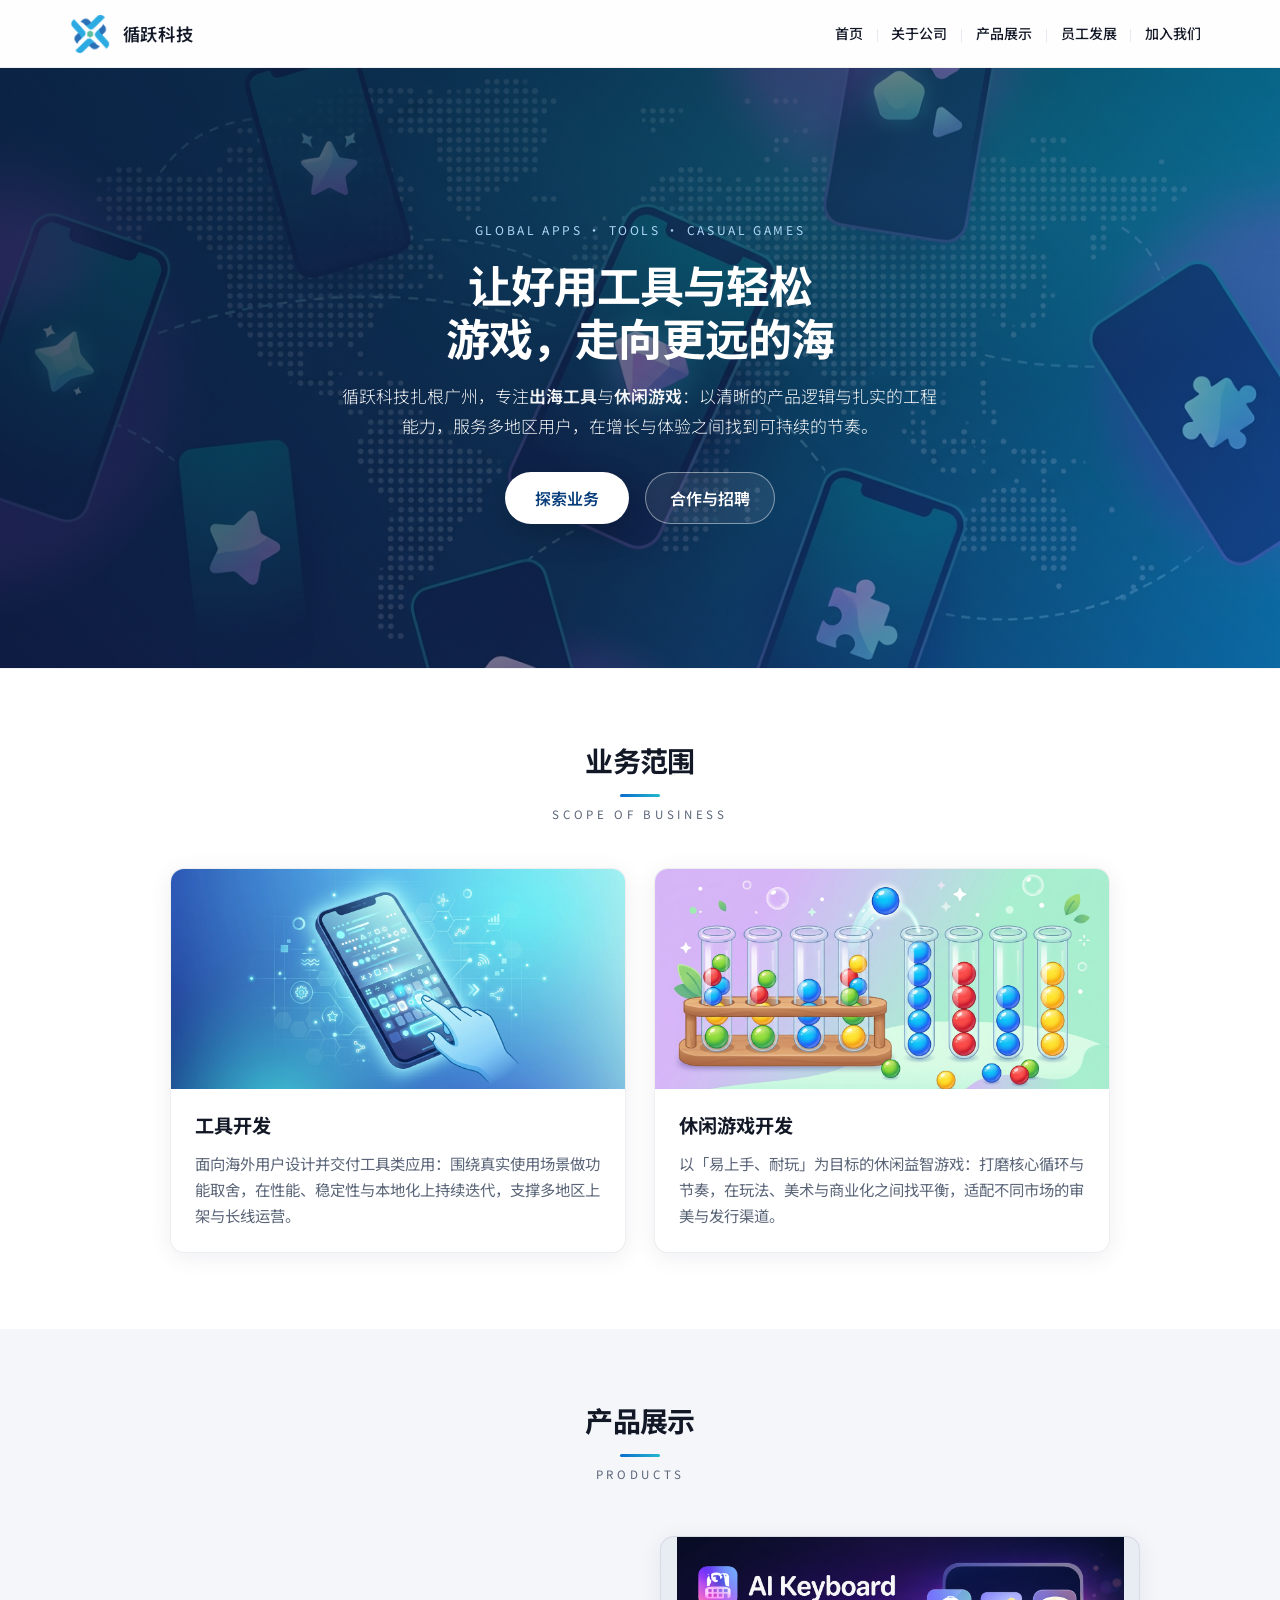
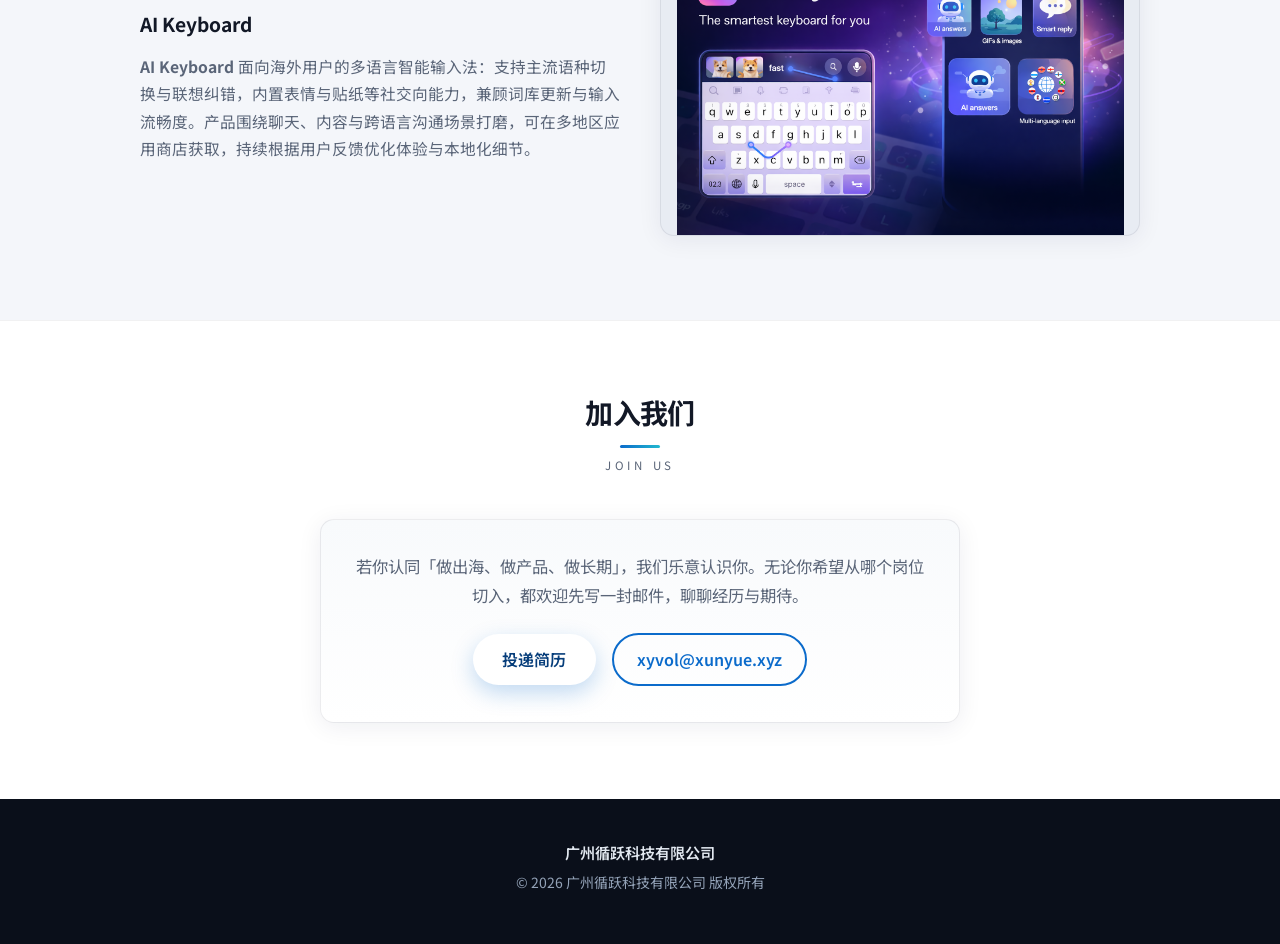
<file: index.html>
<!DOCTYPE html>
<html lang="zh-CN">
<head>
  <meta charset="UTF-8" />
  <meta name="viewport" content="width=device-width, initial-scale=1.0" />
  <meta name="google-site-verification" content="hp3A4Hl2GhD87r_ZLJ-ekhgpugOV38Gpiei-d_MAg3k" />
  <meta name="description" content="广州循跃科技有限公司，专注出海工具与休闲游戏，用产品连接全球用户。" />
  <title>广州循跃科技有限公司 — 出海应用与游戏</title>
  <link rel="preconnect" href="https://fonts.googleapis.com" />
  <link rel="preconnect" href="https://fonts.gstatic.com" crossorigin />
  <link href="https://fonts.googleapis.com/css2?family=Noto+Sans+SC:wght@300;400;500;600;700&display=swap" rel="stylesheet" />
  <link rel="stylesheet" href="styles.css" />
</head>
<body>
  <header class="site-header">
    <div class="container header-inner">
      <a href="index.html" class="logo" title="广州循跃科技有限公司">
        <img src="images/logo.png" alt="" class="logo-img" />
        <span class="logo-text">循跃科技</span>
      </a>
      <button type="button" class="nav-toggle" aria-label="打开菜单" aria-expanded="false">
        <span></span><span></span><span></span>
      </button>
      <nav class="main-nav" aria-label="主导航">
        <a href="#top">首页</a>
        <span class="nav-sep">|</span>
        <a href="about.html">关于公司</a>
        <span class="nav-sep">|</span>
        <a href="#products">产品展示</a>
        <span class="nav-sep">|</span>
        <a href="careers.html">员工发展</a>
        <span class="nav-sep">|</span>
        <a href="#join">加入我们</a>
      </nav>
    </div>
  </header>

  <main id="top">
    <section class="hero">
      <div class="hero-bg" role="img" aria-label="首屏背景示意配图"></div>
      <div class="container hero-inner">
        <div class="hero-content">
          <p class="hero-tag">GLOBAL APPS · TOOLS · CASUAL GAMES</p>
          <h1>让好用工具与轻松游戏，走向更远的海</h1>
          <p class="hero-desc">循跃科技扎根广州，专注<strong>出海工具</strong>与<strong>休闲游戏</strong>：以清晰的产品逻辑与扎实的工程能力，服务多地区用户，在增长与体验之间找到可持续的节奏。</p>
          <div class="hero-actions">
            <a href="#scope" class="btn-primary">探索业务</a>
            <a href="#join" class="btn-ghost">合作与招聘</a>
          </div>
        </div>
      </div>
    </section>

    <section id="scope" class="section scope">
      <div class="container">
        <header class="section-head">
          <h2>业务范围</h2>
          <p class="section-en">SCOPE OF BUSINESS</p>
        </header>
        <div class="scope-grid scope-grid--two">
          <article class="scope-card">
            <div class="scope-card-visual">
              <img src="images/scope/scope-tools.png" alt="工具开发：含 AI Keyboard 等应用示意" width="640" height="360" loading="lazy" />
            </div>
            <h3>工具开发</h3>
            <p>面向海外用户设计并交付工具类应用：围绕真实使用场景做功能取舍，在性能、稳定性与本地化上持续迭代，支撑多地区上架与长线运营。</p>
          </article>
          <article class="scope-card">
            <div class="scope-card-visual">
              <img src="images/scope/scope-games.png" alt="休闲游戏开发：球排序类益智游戏示意" width="640" height="360" loading="lazy" />
            </div>
            <h3>休闲游戏开发</h3>
            <p>以「易上手、耐玩」为目标的休闲益智游戏：打磨核心循环与节奏，在玩法、美术与商业化之间找平衡，适配不同市场的审美与发行渠道。</p>
          </article>
        </div>
      </div>
    </section>

    <section id="products" class="section section-products">
      <div class="container">
        <header class="section-head">
          <h2>产品展示</h2>
          <p class="section-en">PRODUCTS</p>
        </header>
        <div class="product-showcase-list">
          <article class="product-showcase-block">
            <div class="product-showcase-text">
              <h3>AI Keyboard</h3>
              <p><strong>AI Keyboard</strong> 面向海外用户的多语言智能输入法：支持主流语种切换与联想纠错，内置表情与贴纸等社交向能力，兼顾词库更新与输入流畅度。产品围绕聊天、内容与跨语言沟通场景打磨，可在多地区应用商店获取，持续根据用户反馈优化体验与本地化细节。</p>
            </div>
            <div class="product-showcase-media">
              <img src="images/products/slide-01.png" alt="AI Keyboard 产品示意" loading="lazy" decoding="async" />
            </div>
          </article>
        </div>
      </div>
    </section>

    <section id="join" class="section section-join">
      <div class="container narrow">
        <header class="section-head">
          <h2>加入我们</h2>
          <p class="section-en">JOIN US</p>
        </header>
        <div class="join-panel">
          <p class="join-lead">若你认同「做出海、做产品、做长期」，我们乐意认识你。无论你希望从哪个岗位切入，都欢迎先写一封邮件，聊聊经历与期待。</p>
          <div class="join-actions">
            <a href="mailto:xyvol@xunyue.xyz" class="btn-primary">投递简历</a>
            <a href="mailto:xyvol@xunyue.xyz" class="btn-outline">xyvol@xunyue.xyz</a>
          </div>
        </div>
      </div>
    </section>
  </main>

  <footer class="site-footer">
    <div class="container footer-inner">
      <p class="footer-brand">广州循跃科技有限公司</p>
      <p class="copyright">© <span id="year"></span> 广州循跃科技有限公司 版权所有</p>
    </div>
  </footer>

  <script src="main.js"></script>
</body>
</html>
</file>
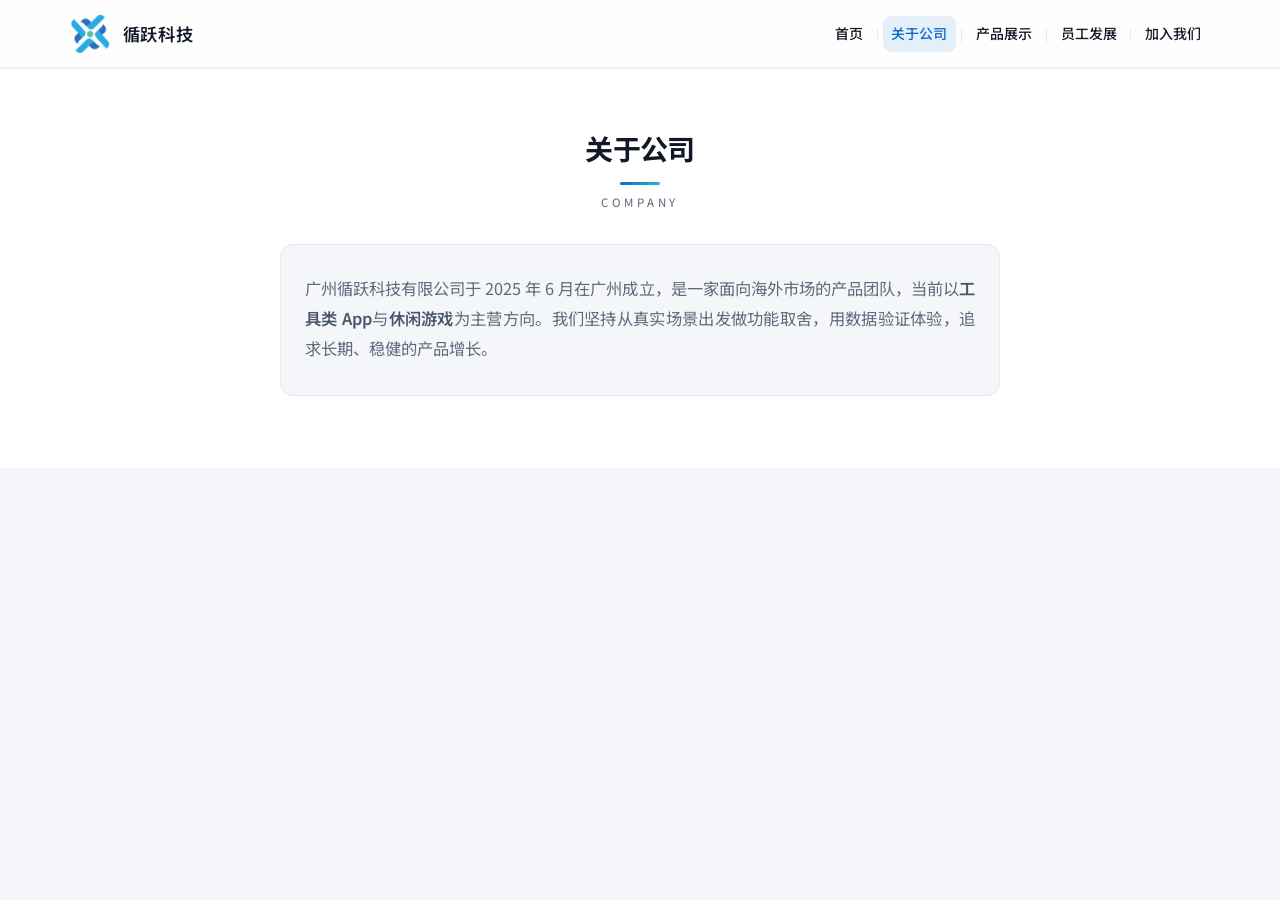
<file: about.html>
<!DOCTYPE html>
<html lang="zh-CN">
<head>
  <meta charset="UTF-8" />
  <meta name="viewport" content="width=device-width, initial-scale=1.0" />
  <meta name="description" content="广州循跃科技有限公司 — 关于公司：专注出海工具与休闲游戏。" />
  <title>关于公司 — 广州循跃科技有限公司</title>
  <link rel="preconnect" href="https://fonts.googleapis.com" />
  <link rel="preconnect" href="https://fonts.gstatic.com" crossorigin />
  <link href="https://fonts.googleapis.com/css2?family=Noto+Sans+SC:wght@300;400;500;600;700&display=swap" rel="stylesheet" />
  <link rel="stylesheet" href="styles.css" />
</head>
<body class="about-page">
  <header class="site-header">
    <div class="container header-inner">
      <a href="index.html" class="logo" title="广州循跃科技有限公司">
        <img src="images/logo.png" alt="" class="logo-img" />
        <span class="logo-text">循跃科技</span>
      </a>
      <button type="button" class="nav-toggle" aria-label="打开菜单" aria-expanded="false">
        <span></span><span></span><span></span>
      </button>
      <nav class="main-nav" aria-label="主导航">
        <a href="index.html">首页</a>
        <span class="nav-sep">|</span>
        <a href="about.html" aria-current="page">关于公司</a>
        <span class="nav-sep">|</span>
        <a href="index.html#products">产品展示</a>
        <span class="nav-sep">|</span>
        <a href="careers.html">员工发展</a>
        <span class="nav-sep">|</span>
        <a href="index.html#join">加入我们</a>
      </nav>
    </div>
  </header>

  <main class="page-main about-page-main" id="top">
    <section class="section about-page-panel">
      <div class="container about-page-container">
        <header class="section-head">
          <h1>关于公司</h1>
          <p class="section-en">COMPANY</p>
        </header>
        <div class="about-page-intro">
          <p>
            广州循跃科技有限公司于 2025 年 6 月在广州成立，是一家面向海外市场的产品团队，当前以<strong>工具类 App</strong>与<strong>休闲游戏</strong>为主营方向。我们坚持从真实场景出发做功能取舍，用数据验证体验，追求长期、稳健的产品增长。
          </p>
        </div>
      </div>
    </section>
  </main>

  <script src="main.js"></script>
</body>
</html>
</file>
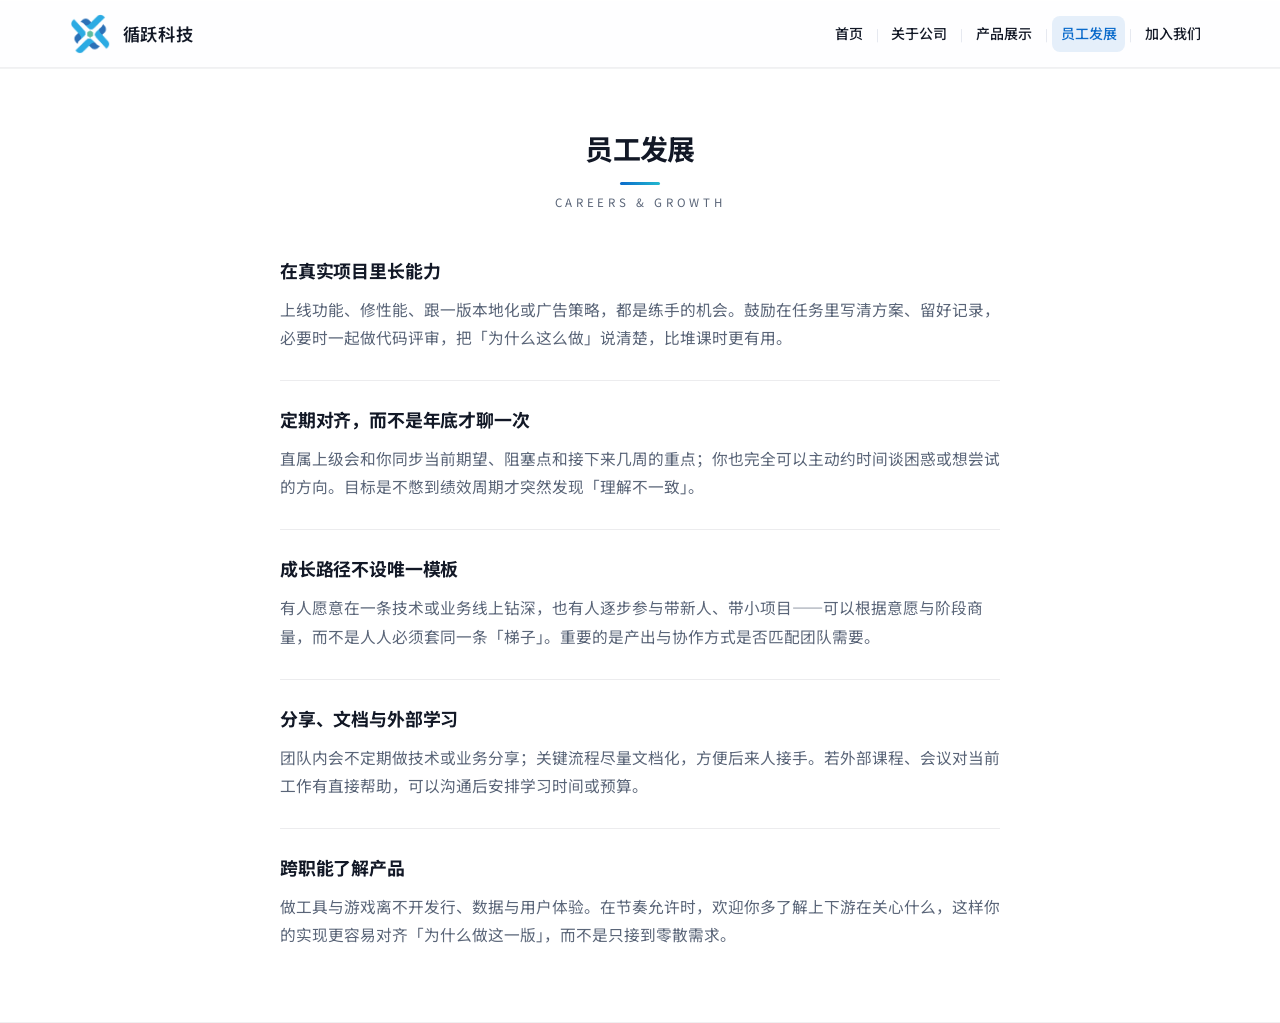
<file: careers.html>
<!DOCTYPE html>
<html lang="zh-CN">
<head>
  <meta charset="UTF-8" />
  <meta name="viewport" content="width=device-width, initial-scale=1.0" />
  <meta name="description" content="广州循跃科技有限公司 — 员工如何在日常工作中持续成长与发展。" />
  <title>员工发展 — 广州循跃科技有限公司</title>
  <link rel="preconnect" href="https://fonts.googleapis.com" />
  <link rel="preconnect" href="https://fonts.gstatic.com" crossorigin />
  <link href="https://fonts.googleapis.com/css2?family=Noto+Sans+SC:wght@300;400;500;600;700&display=swap" rel="stylesheet" />
  <link rel="stylesheet" href="styles.css" />
</head>
<body class="careers-page">
  <header class="site-header">
    <div class="container header-inner">
      <a href="index.html" class="logo" title="广州循跃科技有限公司">
        <img src="images/logo.png" alt="" class="logo-img" />
        <span class="logo-text">循跃科技</span>
      </a>
      <button type="button" class="nav-toggle" aria-label="打开菜单" aria-expanded="false">
        <span></span><span></span><span></span>
      </button>
      <nav class="main-nav" aria-label="主导航">
        <a href="index.html">首页</a>
        <span class="nav-sep">|</span>
        <a href="about.html">关于公司</a>
        <span class="nav-sep">|</span>
        <a href="index.html#products">产品展示</a>
        <span class="nav-sep">|</span>
        <a href="careers.html" aria-current="page">员工发展</a>
        <span class="nav-sep">|</span>
        <a href="index.html#join">加入我们</a>
      </nav>
    </div>
  </header>

  <main class="page-main careers-page-main" id="top">
    <section class="section careers-page-panel">
      <div class="container careers-page-container">
        <header class="section-head">
          <h1>员工发展</h1>
          <p class="section-en">CAREERS &amp; GROWTH</p>
        </header>

        <article class="careers-prose">
          <section class="careers-prose-block">
            <h2>在真实项目里长能力</h2>
            <p>上线功能、修性能、跟一版本地化或广告策略，都是练手的机会。鼓励在任务里写清方案、留好记录，必要时一起做代码评审，把「为什么这么做」说清楚，比堆课时更有用。</p>
          </section>

          <section class="careers-prose-block">
            <h2>定期对齐，而不是年底才聊一次</h2>
            <p>直属上级会和你同步当前期望、阻塞点和接下来几周的重点；你也完全可以主动约时间谈困惑或想尝试的方向。目标是不憋到绩效周期才突然发现「理解不一致」。</p>
          </section>

          <section class="careers-prose-block">
            <h2>成长路径不设唯一模板</h2>
            <p>有人愿意在一条技术或业务线上钻深，也有人逐步参与带新人、带小项目——可以根据意愿与阶段商量，而不是人人必须套同一条「梯子」。重要的是产出与协作方式是否匹配团队需要。</p>
          </section>

          <section class="careers-prose-block">
            <h2>分享、文档与外部学习</h2>
            <p>团队内会不定期做技术或业务分享；关键流程尽量文档化，方便后来人接手。若外部课程、会议对当前工作有直接帮助，可以沟通后安排学习时间或预算。</p>
          </section>

          <section class="careers-prose-block">
            <h2>跨职能了解产品</h2>
            <p>做工具与游戏离不开发行、数据与用户体验。在节奏允许时，欢迎你多了解上下游在关心什么，这样你的实现更容易对齐「为什么做这一版」，而不是只接到零散需求。</p>
          </section>
        </article>
      </div>
    </section>
  </main>

  <script src="main.js"></script>
</body>
</html>
</file>
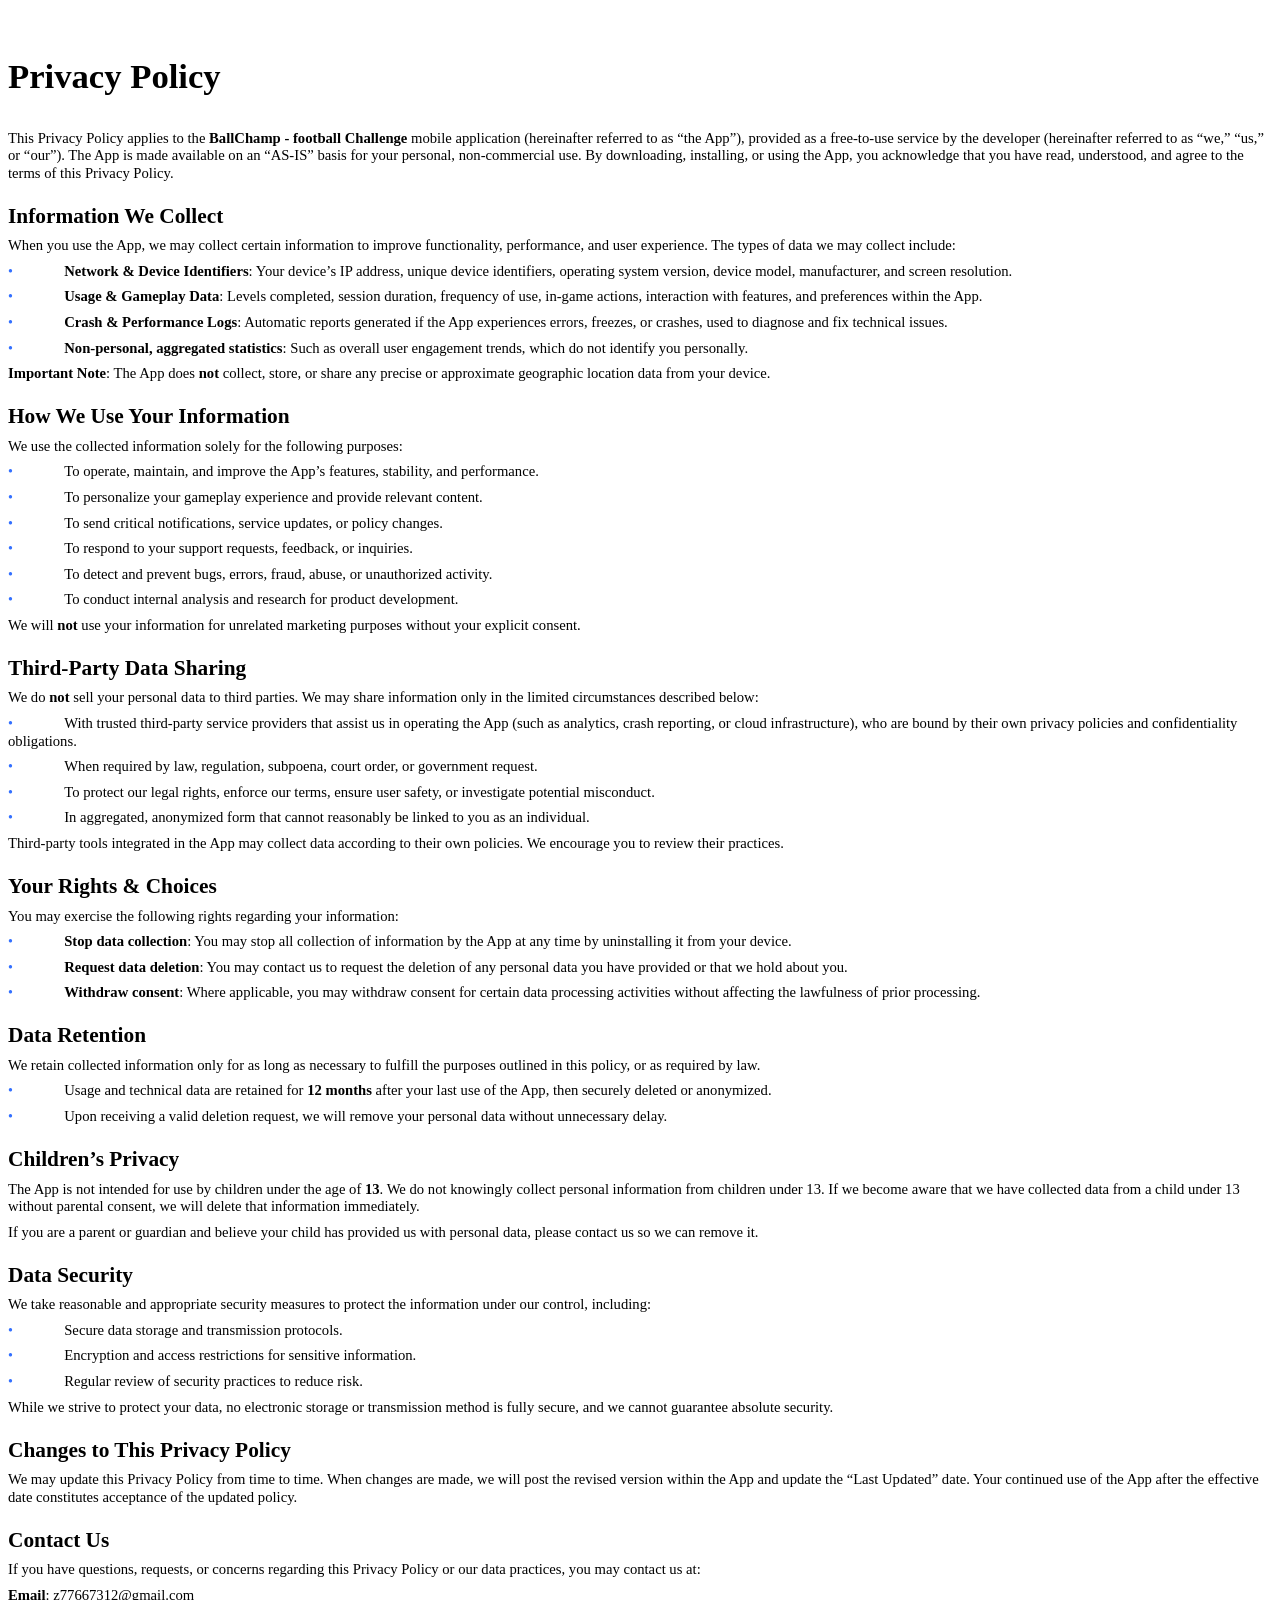
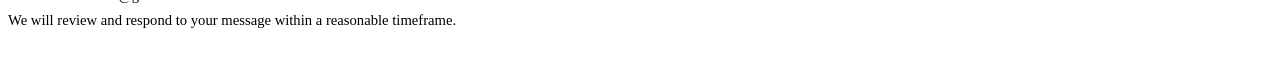
<file: ballChamp_football_challenge/privacy.html>
<html><head><meta http-equiv="Content-Type" content="text/html; charset=utf-8" /><meta http-equiv="Content-Style-Type" content="text/css" /><meta name="generator" content="Aspose.Words for .NET 17.1.0.0" /><title></title></head><body><div><div style="-aw-headerfooter-type:header-primary"><p style="margin-top:0pt; margin-bottom:0pt; text-align:justify; widows:0; orphans:0; font-size:10.5pt"><span style="font-family:Calibri">&#xa0;</span></p></div><p style="margin-top:24pt; margin-bottom:24pt; text-align:justify; line-height:120%; widows:0; orphans:0; font-size:26pt"><span style="font-family:'Segoe UI'; font-weight:bold">Privacy Policy</span></p><p style="margin-top:6pt; margin-bottom:6pt; line-height:120%; widows:0; orphans:0; font-size:11pt"><span style="font-family:'Segoe UI'">This Privacy Policy applies to the </span><span style="font-family:'Segoe UI'; font-weight:bold">BallChamp - football Challenge</span><span style="font-family:'Segoe UI'"> mobile application (hereinafter referred to as “the App”), provided as a free-to-use service by the developer (hereinafter referred to as “we,” “us,” or “our”). The App is made available on an “AS‑IS” basis for your personal, non‑commercial use. By downloading, installing, or using the App, you acknowledge that you have read, understood, and agree to the terms of this Privacy Policy.</span></p><p style="margin-top:16pt; margin-bottom:6pt; line-height:120%; widows:0; orphans:0; font-size:16pt"><a name="heading_0"><span style="font-family:'Segoe UI'; font-weight:bold">Information We Collect</span></a></p><p style="margin-top:6pt; margin-bottom:6pt; line-height:120%; widows:0; orphans:0; font-size:11pt"><span style="font-family:'Segoe UI'">When you use the App, we may collect certain information to improve functionality, performance, and user experience. The types of data we may collect include:</span></p><p style="margin-top:6pt; margin-bottom:6pt; line-height:120%; widows:0; orphans:0; font-size:11pt"><span style="font-family:'Segoe UI'; font-size:10.5pt; color:#3370ff">•</span><span style="font:7pt 'Times New Roman'">&#xa0;&#xa0;&#xa0;&#xa0;&#xa0;&#xa0;&#xa0;&#xa0;&#xa0;&#xa0;&#xa0;&#xa0;&#xa0;&#xa0;&#xa0;&#xa0;&#xa0;&#xa0;&#xa0;&#xa0;&#xa0; </span><span style="font-family:'Segoe UI'; font-weight:bold">Network &amp; Device Identifiers</span><span style="font-family:'Segoe UI'">: Your device’s IP address, unique device identifiers, operating system version, device model, manufacturer, and screen resolution.</span></p><p style="margin-top:6pt; margin-bottom:6pt; line-height:120%; widows:0; orphans:0; font-size:11pt"><span style="font-family:'Segoe UI'; font-size:10.5pt; color:#3370ff">•</span><span style="font:7pt 'Times New Roman'">&#xa0;&#xa0;&#xa0;&#xa0;&#xa0;&#xa0;&#xa0;&#xa0;&#xa0;&#xa0;&#xa0;&#xa0;&#xa0;&#xa0;&#xa0;&#xa0;&#xa0;&#xa0;&#xa0;&#xa0;&#xa0; </span><span style="font-family:'Segoe UI'; font-weight:bold">Usage &amp; Gameplay Data</span><span style="font-family:'Segoe UI'">: Levels completed, session duration, frequency of use, in‑game actions, interaction with features, and preferences within the App.</span></p><p style="margin-top:6pt; margin-bottom:6pt; line-height:120%; widows:0; orphans:0; font-size:11pt"><span style="font-family:'Segoe UI'; font-size:10.5pt; color:#3370ff">•</span><span style="font:7pt 'Times New Roman'">&#xa0;&#xa0;&#xa0;&#xa0;&#xa0;&#xa0;&#xa0;&#xa0;&#xa0;&#xa0;&#xa0;&#xa0;&#xa0;&#xa0;&#xa0;&#xa0;&#xa0;&#xa0;&#xa0;&#xa0;&#xa0; </span><span style="font-family:'Segoe UI'; font-weight:bold">Crash &amp; Performance Logs</span><span style="font-family:'Segoe UI'">: Automatic reports generated if the App experiences errors, freezes, or crashes, used to diagnose and fix technical issues.</span></p><p style="margin-top:6pt; margin-bottom:6pt; line-height:120%; widows:0; orphans:0; font-size:11pt"><span style="font-family:'Segoe UI'; font-size:10.5pt; color:#3370ff">•</span><span style="font:7pt 'Times New Roman'">&#xa0;&#xa0;&#xa0;&#xa0;&#xa0;&#xa0;&#xa0;&#xa0;&#xa0;&#xa0;&#xa0;&#xa0;&#xa0;&#xa0;&#xa0;&#xa0;&#xa0;&#xa0;&#xa0;&#xa0;&#xa0; </span><span style="font-family:'Segoe UI'; font-weight:bold">Non‑personal, aggregated statistics</span><span style="font-family:'Segoe UI'">: Such as overall user engagement trends, which do not identify you personally.</span></p><p style="margin-top:6pt; margin-bottom:6pt; line-height:120%; widows:0; orphans:0; font-size:11pt"><span style="font-family:'Segoe UI'; font-weight:bold">Important Note</span><span style="font-family:'Segoe UI'">: The App does </span><span style="font-family:'Segoe UI'; font-weight:bold">not</span><span style="font-family:'Segoe UI'"> collect, store, or share any precise or approximate geographic location data from your device.</span></p><p style="margin-top:16pt; margin-bottom:6pt; line-height:120%; widows:0; orphans:0; font-size:16pt"><a name="heading_1"><span style="font-family:'Segoe UI'; font-weight:bold">How We Use Your Information</span></a></p><p style="margin-top:6pt; margin-bottom:6pt; line-height:120%; widows:0; orphans:0; font-size:11pt"><span style="font-family:'Segoe UI'">We use the collected information solely for the following purposes:</span></p><p style="margin-top:6pt; margin-bottom:6pt; line-height:120%; widows:0; orphans:0; font-size:11pt"><span style="font-family:'Segoe UI'; font-size:10.5pt; color:#3370ff">•</span><span style="font:7pt 'Times New Roman'">&#xa0;&#xa0;&#xa0;&#xa0;&#xa0;&#xa0;&#xa0;&#xa0;&#xa0;&#xa0;&#xa0;&#xa0;&#xa0;&#xa0;&#xa0;&#xa0;&#xa0;&#xa0;&#xa0;&#xa0;&#xa0; </span><span style="font-family:'Segoe UI'">To operate, maintain, and improve the App’s features, stability, and performance.</span></p><p style="margin-top:6pt; margin-bottom:6pt; line-height:120%; widows:0; orphans:0; font-size:11pt"><span style="font-family:'Segoe UI'; font-size:10.5pt; color:#3370ff">•</span><span style="font:7pt 'Times New Roman'">&#xa0;&#xa0;&#xa0;&#xa0;&#xa0;&#xa0;&#xa0;&#xa0;&#xa0;&#xa0;&#xa0;&#xa0;&#xa0;&#xa0;&#xa0;&#xa0;&#xa0;&#xa0;&#xa0;&#xa0;&#xa0; </span><span style="font-family:'Segoe UI'">To personalize your gameplay experience and provide relevant content.</span></p><p style="margin-top:6pt; margin-bottom:6pt; line-height:120%; widows:0; orphans:0; font-size:11pt"><span style="font-family:'Segoe UI'; font-size:10.5pt; color:#3370ff">•</span><span style="font:7pt 'Times New Roman'">&#xa0;&#xa0;&#xa0;&#xa0;&#xa0;&#xa0;&#xa0;&#xa0;&#xa0;&#xa0;&#xa0;&#xa0;&#xa0;&#xa0;&#xa0;&#xa0;&#xa0;&#xa0;&#xa0;&#xa0;&#xa0; </span><span style="font-family:'Segoe UI'">To send critical notifications, service updates, or policy changes.</span></p><p style="margin-top:6pt; margin-bottom:6pt; line-height:120%; widows:0; orphans:0; font-size:11pt"><span style="font-family:'Segoe UI'; font-size:10.5pt; color:#3370ff">•</span><span style="font:7pt 'Times New Roman'">&#xa0;&#xa0;&#xa0;&#xa0;&#xa0;&#xa0;&#xa0;&#xa0;&#xa0;&#xa0;&#xa0;&#xa0;&#xa0;&#xa0;&#xa0;&#xa0;&#xa0;&#xa0;&#xa0;&#xa0;&#xa0; </span><span style="font-family:'Segoe UI'">To respond to your support requests, feedback, or inquiries.</span></p><p style="margin-top:6pt; margin-bottom:6pt; line-height:120%; widows:0; orphans:0; font-size:11pt"><span style="font-family:'Segoe UI'; font-size:10.5pt; color:#3370ff">•</span><span style="font:7pt 'Times New Roman'">&#xa0;&#xa0;&#xa0;&#xa0;&#xa0;&#xa0;&#xa0;&#xa0;&#xa0;&#xa0;&#xa0;&#xa0;&#xa0;&#xa0;&#xa0;&#xa0;&#xa0;&#xa0;&#xa0;&#xa0;&#xa0; </span><span style="font-family:'Segoe UI'">To detect and prevent bugs, errors, fraud, abuse, or unauthorized activity.</span></p><p style="margin-top:6pt; margin-bottom:6pt; line-height:120%; widows:0; orphans:0; font-size:11pt"><span style="font-family:'Segoe UI'; font-size:10.5pt; color:#3370ff">•</span><span style="font:7pt 'Times New Roman'">&#xa0;&#xa0;&#xa0;&#xa0;&#xa0;&#xa0;&#xa0;&#xa0;&#xa0;&#xa0;&#xa0;&#xa0;&#xa0;&#xa0;&#xa0;&#xa0;&#xa0;&#xa0;&#xa0;&#xa0;&#xa0; </span><span style="font-family:'Segoe UI'">To conduct internal analysis and research for product development.</span></p><p style="margin-top:6pt; margin-bottom:6pt; line-height:120%; widows:0; orphans:0; font-size:11pt"><span style="font-family:'Segoe UI'">We will </span><span style="font-family:'Segoe UI'; font-weight:bold">not</span><span style="font-family:'Segoe UI'"> use your information for unrelated marketing purposes without your explicit consent.</span></p><p style="margin-top:16pt; margin-bottom:6pt; line-height:120%; widows:0; orphans:0; font-size:16pt"><a name="heading_2"><span style="font-family:'Segoe UI'; font-weight:bold">Third‑Party Data Sharing</span></a></p><p style="margin-top:6pt; margin-bottom:6pt; line-height:120%; widows:0; orphans:0; font-size:11pt"><span style="font-family:'Segoe UI'">We do </span><span style="font-family:'Segoe UI'; font-weight:bold">not</span><span style="font-family:'Segoe UI'"> sell your personal data to third parties. We may share information only in the limited circumstances described below:</span></p><p style="margin-top:6pt; margin-bottom:6pt; line-height:120%; widows:0; orphans:0; font-size:11pt"><span style="font-family:'Segoe UI'; font-size:10.5pt; color:#3370ff">•</span><span style="font:7pt 'Times New Roman'">&#xa0;&#xa0;&#xa0;&#xa0;&#xa0;&#xa0;&#xa0;&#xa0;&#xa0;&#xa0;&#xa0;&#xa0;&#xa0;&#xa0;&#xa0;&#xa0;&#xa0;&#xa0;&#xa0;&#xa0;&#xa0; </span><span style="font-family:'Segoe UI'">With trusted third‑party service providers that assist us in operating the App (such as analytics, crash reporting, or cloud infrastructure), who are bound by their own privacy policies and confidentiality obligations.</span></p><p style="margin-top:6pt; margin-bottom:6pt; line-height:120%; widows:0; orphans:0; font-size:11pt"><span style="font-family:'Segoe UI'; font-size:10.5pt; color:#3370ff">•</span><span style="font:7pt 'Times New Roman'">&#xa0;&#xa0;&#xa0;&#xa0;&#xa0;&#xa0;&#xa0;&#xa0;&#xa0;&#xa0;&#xa0;&#xa0;&#xa0;&#xa0;&#xa0;&#xa0;&#xa0;&#xa0;&#xa0;&#xa0;&#xa0; </span><span style="font-family:'Segoe UI'">When required by law, regulation, subpoena, court order, or government request.</span></p><p style="margin-top:6pt; margin-bottom:6pt; line-height:120%; widows:0; orphans:0; font-size:11pt"><span style="font-family:'Segoe UI'; font-size:10.5pt; color:#3370ff">•</span><span style="font:7pt 'Times New Roman'">&#xa0;&#xa0;&#xa0;&#xa0;&#xa0;&#xa0;&#xa0;&#xa0;&#xa0;&#xa0;&#xa0;&#xa0;&#xa0;&#xa0;&#xa0;&#xa0;&#xa0;&#xa0;&#xa0;&#xa0;&#xa0; </span><span style="font-family:'Segoe UI'">To protect our legal rights, enforce our terms, ensure user safety, or investigate potential misconduct.</span></p><p style="margin-top:6pt; margin-bottom:6pt; line-height:120%; widows:0; orphans:0; font-size:11pt"><span style="font-family:'Segoe UI'; font-size:10.5pt; color:#3370ff">•</span><span style="font:7pt 'Times New Roman'">&#xa0;&#xa0;&#xa0;&#xa0;&#xa0;&#xa0;&#xa0;&#xa0;&#xa0;&#xa0;&#xa0;&#xa0;&#xa0;&#xa0;&#xa0;&#xa0;&#xa0;&#xa0;&#xa0;&#xa0;&#xa0; </span><span style="font-family:'Segoe UI'">In aggregated, anonymized form that cannot reasonably be linked to you as an individual.</span></p><p style="margin-top:6pt; margin-bottom:6pt; line-height:120%; widows:0; orphans:0; font-size:11pt"><span style="font-family:'Segoe UI'">Third‑party tools integrated in the App may collect data according to their own policies. We encourage you to review their practices.</span></p><p style="margin-top:16pt; margin-bottom:6pt; line-height:120%; widows:0; orphans:0; font-size:16pt"><a name="heading_3"><span style="font-family:'Segoe UI'; font-weight:bold">Your Rights &amp; Choices</span></a></p><p style="margin-top:6pt; margin-bottom:6pt; line-height:120%; widows:0; orphans:0; font-size:11pt"><span style="font-family:'Segoe UI'">You may exercise the following rights regarding your information:</span></p><p style="margin-top:6pt; margin-bottom:6pt; line-height:120%; widows:0; orphans:0; font-size:11pt"><span style="font-family:'Segoe UI'; font-size:10.5pt; color:#3370ff">•</span><span style="font:7pt 'Times New Roman'">&#xa0;&#xa0;&#xa0;&#xa0;&#xa0;&#xa0;&#xa0;&#xa0;&#xa0;&#xa0;&#xa0;&#xa0;&#xa0;&#xa0;&#xa0;&#xa0;&#xa0;&#xa0;&#xa0;&#xa0;&#xa0; </span><span style="font-family:'Segoe UI'; font-weight:bold">Stop data collection</span><span style="font-family:'Segoe UI'">: You may stop all collection of information by the App at any time by uninstalling it from your device.</span></p><p style="margin-top:6pt; margin-bottom:6pt; line-height:120%; widows:0; orphans:0; font-size:11pt"><span style="font-family:'Segoe UI'; font-size:10.5pt; color:#3370ff">•</span><span style="font:7pt 'Times New Roman'">&#xa0;&#xa0;&#xa0;&#xa0;&#xa0;&#xa0;&#xa0;&#xa0;&#xa0;&#xa0;&#xa0;&#xa0;&#xa0;&#xa0;&#xa0;&#xa0;&#xa0;&#xa0;&#xa0;&#xa0;&#xa0; </span><span style="font-family:'Segoe UI'; font-weight:bold">Request data deletion</span><span style="font-family:'Segoe UI'">: You may contact us to request the deletion of any personal data you have provided or that we hold about you.</span></p><p style="margin-top:6pt; margin-bottom:6pt; line-height:120%; widows:0; orphans:0; font-size:11pt"><span style="font-family:'Segoe UI'; font-size:10.5pt; color:#3370ff">•</span><span style="font:7pt 'Times New Roman'">&#xa0;&#xa0;&#xa0;&#xa0;&#xa0;&#xa0;&#xa0;&#xa0;&#xa0;&#xa0;&#xa0;&#xa0;&#xa0;&#xa0;&#xa0;&#xa0;&#xa0;&#xa0;&#xa0;&#xa0;&#xa0; </span><span style="font-family:'Segoe UI'; font-weight:bold">Withdraw consent</span><span style="font-family:'Segoe UI'">: Where applicable, you may withdraw consent for certain data processing activities without affecting the lawfulness of prior processing.</span></p><p style="margin-top:16pt; margin-bottom:6pt; line-height:120%; widows:0; orphans:0; font-size:16pt"><a name="heading_4"><span style="font-family:'Segoe UI'; font-weight:bold">Data Retention</span></a></p><p style="margin-top:6pt; margin-bottom:6pt; line-height:120%; widows:0; orphans:0; font-size:11pt"><span style="font-family:'Segoe UI'">We retain collected information only for as long as necessary to fulfill the purposes outlined in this policy, or as required by law.</span></p><p style="margin-top:6pt; margin-bottom:6pt; line-height:120%; widows:0; orphans:0; font-size:11pt"><span style="font-family:'Segoe UI'; font-size:10.5pt; color:#3370ff">•</span><span style="font:7pt 'Times New Roman'">&#xa0;&#xa0;&#xa0;&#xa0;&#xa0;&#xa0;&#xa0;&#xa0;&#xa0;&#xa0;&#xa0;&#xa0;&#xa0;&#xa0;&#xa0;&#xa0;&#xa0;&#xa0;&#xa0;&#xa0;&#xa0; </span><span style="font-family:'Segoe UI'">Usage and technical data are retained for </span><span style="font-family:'Segoe UI'; font-weight:bold">12 months</span><span style="font-family:'Segoe UI'"> after your last use of the App, then securely deleted or anonymized.</span></p><p style="margin-top:6pt; margin-bottom:6pt; line-height:120%; widows:0; orphans:0; font-size:11pt"><span style="font-family:'Segoe UI'; font-size:10.5pt; color:#3370ff">•</span><span style="font:7pt 'Times New Roman'">&#xa0;&#xa0;&#xa0;&#xa0;&#xa0;&#xa0;&#xa0;&#xa0;&#xa0;&#xa0;&#xa0;&#xa0;&#xa0;&#xa0;&#xa0;&#xa0;&#xa0;&#xa0;&#xa0;&#xa0;&#xa0; </span><span style="font-family:'Segoe UI'">Upon receiving a valid deletion request, we will remove your personal data without unnecessary delay.</span></p><p style="margin-top:16pt; margin-bottom:6pt; line-height:120%; widows:0; orphans:0; font-size:16pt"><a name="heading_5"><span style="font-family:'Segoe UI'; font-weight:bold">Children’s Privacy</span></a></p><p style="margin-top:6pt; margin-bottom:6pt; line-height:120%; widows:0; orphans:0; font-size:11pt"><span style="font-family:'Segoe UI'">The App is not intended for use by children under the age of </span><span style="font-family:'Segoe UI'; font-weight:bold">13</span><span style="font-family:'Segoe UI'">. We do not knowingly collect personal information from children under 13. If we become aware that we have collected data from a child under 13 without parental consent, we will delete that information immediately.</span></p><p style="margin-top:6pt; margin-bottom:6pt; line-height:120%; widows:0; orphans:0; font-size:11pt"><span style="font-family:'Segoe UI'">If you are a parent or guardian and believe your child has provided us with personal data, please contact us so we can remove it.</span></p><p style="margin-top:16pt; margin-bottom:6pt; line-height:120%; widows:0; orphans:0; font-size:16pt"><a name="heading_6"><span style="font-family:'Segoe UI'; font-weight:bold">Data Security</span></a></p><p style="margin-top:6pt; margin-bottom:6pt; line-height:120%; widows:0; orphans:0; font-size:11pt"><span style="font-family:'Segoe UI'">We take reasonable and appropriate security measures to protect the information under our control, including:</span></p><p style="margin-top:6pt; margin-bottom:6pt; line-height:120%; widows:0; orphans:0; font-size:11pt"><span style="font-family:'Segoe UI'; font-size:10.5pt; color:#3370ff">•</span><span style="font:7pt 'Times New Roman'">&#xa0;&#xa0;&#xa0;&#xa0;&#xa0;&#xa0;&#xa0;&#xa0;&#xa0;&#xa0;&#xa0;&#xa0;&#xa0;&#xa0;&#xa0;&#xa0;&#xa0;&#xa0;&#xa0;&#xa0;&#xa0; </span><span style="font-family:'Segoe UI'">Secure data storage and transmission protocols.</span></p><p style="margin-top:6pt; margin-bottom:6pt; line-height:120%; widows:0; orphans:0; font-size:11pt"><span style="font-family:'Segoe UI'; font-size:10.5pt; color:#3370ff">•</span><span style="font:7pt 'Times New Roman'">&#xa0;&#xa0;&#xa0;&#xa0;&#xa0;&#xa0;&#xa0;&#xa0;&#xa0;&#xa0;&#xa0;&#xa0;&#xa0;&#xa0;&#xa0;&#xa0;&#xa0;&#xa0;&#xa0;&#xa0;&#xa0; </span><span style="font-family:'Segoe UI'">Encryption and access restrictions for sensitive information.</span></p><p style="margin-top:6pt; margin-bottom:6pt; line-height:120%; widows:0; orphans:0; font-size:11pt"><span style="font-family:'Segoe UI'; font-size:10.5pt; color:#3370ff">•</span><span style="font:7pt 'Times New Roman'">&#xa0;&#xa0;&#xa0;&#xa0;&#xa0;&#xa0;&#xa0;&#xa0;&#xa0;&#xa0;&#xa0;&#xa0;&#xa0;&#xa0;&#xa0;&#xa0;&#xa0;&#xa0;&#xa0;&#xa0;&#xa0; </span><span style="font-family:'Segoe UI'">Regular review of security practices to reduce risk.</span></p><p style="margin-top:6pt; margin-bottom:6pt; line-height:120%; widows:0; orphans:0; font-size:11pt"><span style="font-family:'Segoe UI'">While we strive to protect your data, no electronic storage or transmission method is fully secure, and we cannot guarantee absolute security.</span></p><p style="margin-top:16pt; margin-bottom:6pt; line-height:120%; widows:0; orphans:0; font-size:16pt"><a name="heading_7"><span style="font-family:'Segoe UI'; font-weight:bold">Changes to This Privacy Policy</span></a></p><p style="margin-top:6pt; margin-bottom:6pt; line-height:120%; widows:0; orphans:0; font-size:11pt"><span style="font-family:'Segoe UI'">We may update this Privacy Policy from time to time. When changes are made, we will post the revised version within the App and update the “Last Updated” date. Your continued use of the App after the effective date constitutes acceptance of the updated policy.</span></p><p style="margin-top:16pt; margin-bottom:6pt; line-height:120%; widows:0; orphans:0; font-size:16pt"><a name="heading_8"><span style="font-family:'Segoe UI'; font-weight:bold">Contact Us</span></a></p><p style="margin-top:6pt; margin-bottom:6pt; line-height:120%; widows:0; orphans:0; font-size:11pt"><span style="font-family:'Segoe UI'">If you have questions, requests, or concerns regarding this Privacy Policy or our data practices, you may contact us at:</span></p><p style="margin-top:6pt; margin-bottom:6pt; line-height:120%; widows:0; orphans:0; font-size:11pt"><span style="font-family:'Segoe UI'; font-weight:bold">Email</span><span style="font-family:'Segoe UI'">: </span><a href="mailto:z77667312@gmail.com" style="text-decoration:none"><span style="font-family:'Segoe UI'; color:#000000">z77667312@gmail.com</span></a></p><p style="margin-top:6pt; margin-bottom:6pt; line-height:120%; widows:0; orphans:0; font-size:11pt"><span style="font-family:'Segoe UI'">We will review and respond to your message within a reasonable timeframe.</span></p><div style="-aw-headerfooter-type:footer-primary"><p style="margin-top:0pt; margin-bottom:0pt; text-align:justify; widows:0; orphans:0; font-size:10.5pt"><span style="font-family:Calibri">&#xa0;</span></p></div></div></body></html>
</file>
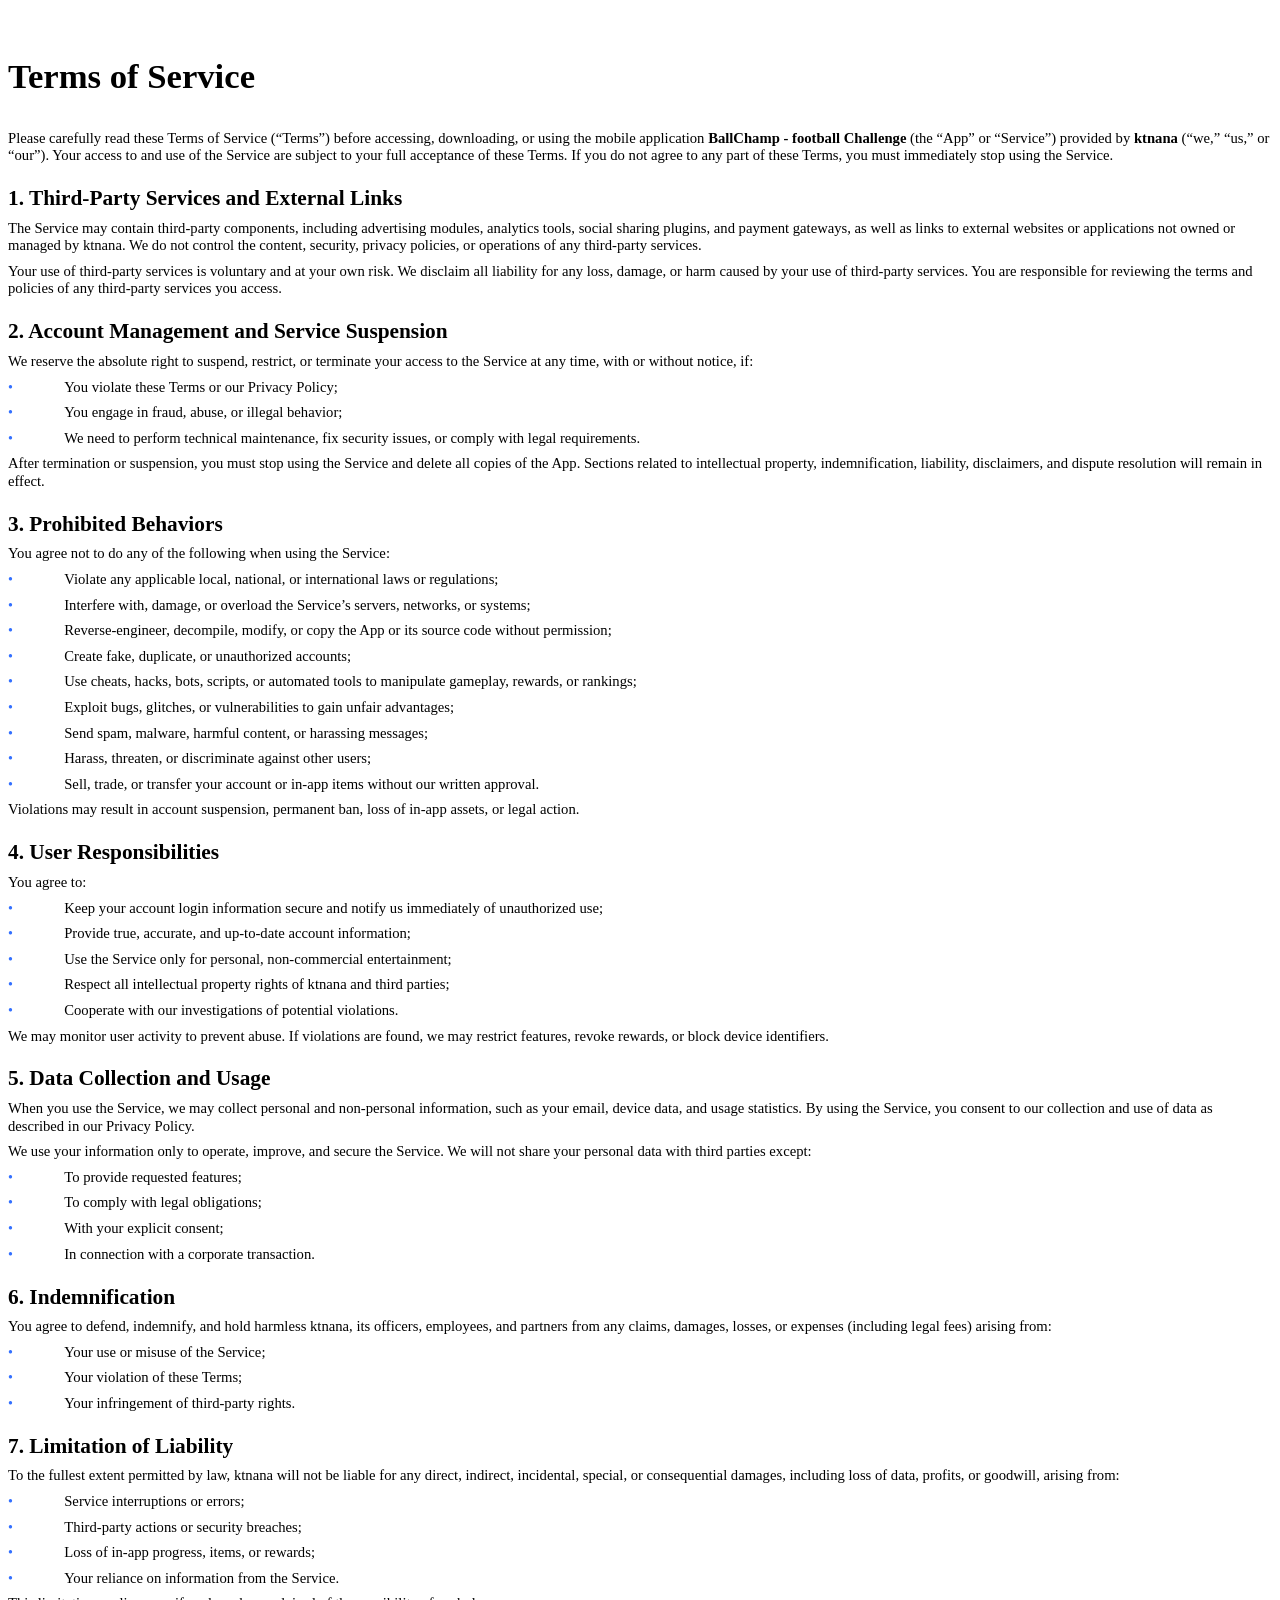
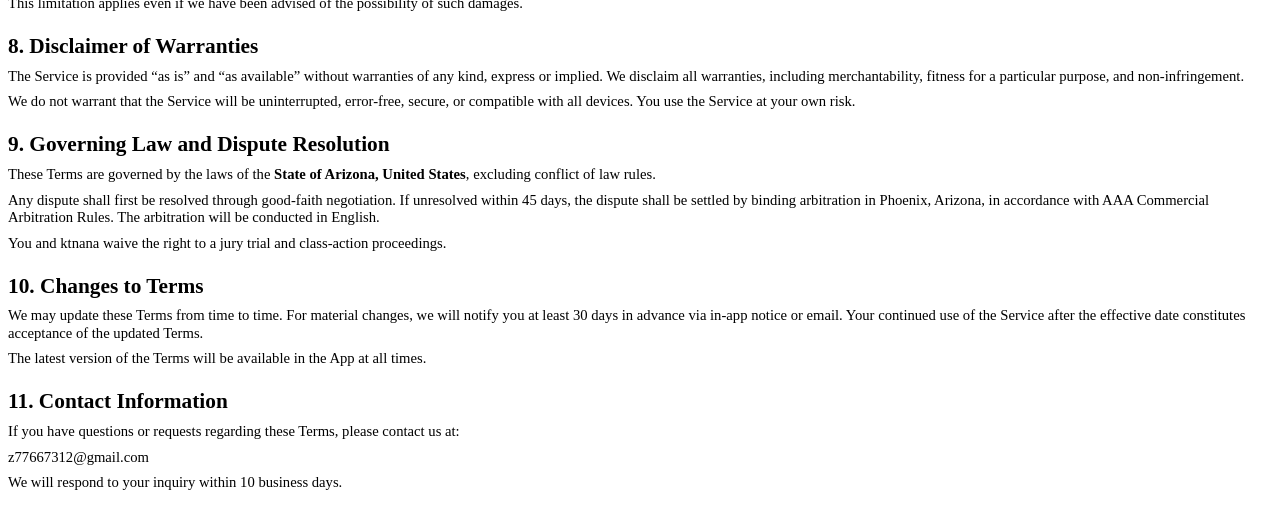
<file: ballChamp_football_challenge/terms-of-service.html>
<html><head><meta http-equiv="Content-Type" content="text/html; charset=utf-8" /><meta http-equiv="Content-Style-Type" content="text/css" /><meta name="generator" content="Aspose.Words for .NET 17.1.0.0" /><title></title></head><body><div><div style="-aw-headerfooter-type:header-primary"><p style="margin-top:0pt; margin-bottom:0pt; text-align:justify; widows:0; orphans:0; font-size:10.5pt"><span style="font-family:Calibri">&#xa0;</span></p></div><p style="margin-top:24pt; margin-bottom:24pt; text-align:justify; line-height:120%; widows:0; orphans:0; font-size:26pt"><span style="font-family:'Segoe UI'; font-weight:bold">Terms of Service</span></p><p style="margin-top:6pt; margin-bottom:6pt; line-height:120%; widows:0; orphans:0; font-size:11pt"><span style="font-family:'Segoe UI'">Please carefully read these Terms of Service (“Terms”) before accessing, downloading, or using the mobile application </span><span style="font-family:'Segoe UI'; font-weight:bold">BallChamp - football Challenge</span><span style="font-family:'Segoe UI'"> (the “App” or “Service”) provided by </span><span style="font-family:'Segoe UI'; font-weight:bold">ktnana</span><span style="font-family:'Segoe UI'"> (“we,” “us,” or “our”). Your access to and use of the Service are subject to your full acceptance of these Terms. If you do not agree to any part of these Terms, you must immediately stop using the Service.</span></p><p style="margin-top:16pt; margin-bottom:6pt; line-height:120%; widows:0; orphans:0; font-size:16pt"><a name="heading_0"><span style="font-family:'Segoe UI'; font-weight:bold">1. Third-Party Services and External Links</span></a></p><p style="margin-top:6pt; margin-bottom:6pt; line-height:120%; widows:0; orphans:0; font-size:11pt"><span style="font-family:'Segoe UI'">The Service may contain third-party components, including advertising modules, analytics tools, social sharing plugins, and payment gateways, as well as links to external websites or applications not owned or managed by ktnana. We do not control the content, security, privacy policies, or operations of any third-party services.</span></p><p style="margin-top:6pt; margin-bottom:6pt; line-height:120%; widows:0; orphans:0; font-size:11pt"><span style="font-family:'Segoe UI'">Your use of third-party services is voluntary and at your own risk. We disclaim all liability for any loss, damage, or harm caused by your use of third-party services. You are responsible for reviewing the terms and policies of any third-party services you access.</span></p><p style="margin-top:16pt; margin-bottom:6pt; line-height:120%; widows:0; orphans:0; font-size:16pt"><a name="heading_1"><span style="font-family:'Segoe UI'; font-weight:bold">2. Account Management and Service Suspension</span></a></p><p style="margin-top:6pt; margin-bottom:6pt; line-height:120%; widows:0; orphans:0; font-size:11pt"><span style="font-family:'Segoe UI'">We reserve the absolute right to suspend, restrict, or terminate your access to the Service at any time, with or without notice, if:</span></p><p style="margin-top:6pt; margin-bottom:6pt; line-height:120%; widows:0; orphans:0; font-size:11pt"><span style="font-family:'Segoe UI'; font-size:10.5pt; color:#3370ff">•</span><span style="font:7pt 'Times New Roman'">&#xa0;&#xa0;&#xa0;&#xa0;&#xa0;&#xa0;&#xa0;&#xa0;&#xa0;&#xa0;&#xa0;&#xa0;&#xa0;&#xa0;&#xa0;&#xa0;&#xa0;&#xa0;&#xa0;&#xa0;&#xa0; </span><span style="font-family:'Segoe UI'">You violate these Terms or our Privacy Policy;</span></p><p style="margin-top:6pt; margin-bottom:6pt; line-height:120%; widows:0; orphans:0; font-size:11pt"><span style="font-family:'Segoe UI'; font-size:10.5pt; color:#3370ff">•</span><span style="font:7pt 'Times New Roman'">&#xa0;&#xa0;&#xa0;&#xa0;&#xa0;&#xa0;&#xa0;&#xa0;&#xa0;&#xa0;&#xa0;&#xa0;&#xa0;&#xa0;&#xa0;&#xa0;&#xa0;&#xa0;&#xa0;&#xa0;&#xa0; </span><span style="font-family:'Segoe UI'">You engage in fraud, abuse, or illegal behavior;</span></p><p style="margin-top:6pt; margin-bottom:6pt; line-height:120%; widows:0; orphans:0; font-size:11pt"><span style="font-family:'Segoe UI'; font-size:10.5pt; color:#3370ff">•</span><span style="font:7pt 'Times New Roman'">&#xa0;&#xa0;&#xa0;&#xa0;&#xa0;&#xa0;&#xa0;&#xa0;&#xa0;&#xa0;&#xa0;&#xa0;&#xa0;&#xa0;&#xa0;&#xa0;&#xa0;&#xa0;&#xa0;&#xa0;&#xa0; </span><span style="font-family:'Segoe UI'">We need to perform technical maintenance, fix security issues, or comply with legal requirements.</span></p><p style="margin-top:6pt; margin-bottom:6pt; line-height:120%; widows:0; orphans:0; font-size:11pt"><span style="font-family:'Segoe UI'">After termination or suspension, you must stop using the Service and delete all copies of the App. Sections related to intellectual property, indemnification, liability, disclaimers, and dispute resolution will remain in effect.</span></p><p style="margin-top:16pt; margin-bottom:6pt; line-height:120%; widows:0; orphans:0; font-size:16pt"><a name="heading_2"><span style="font-family:'Segoe UI'; font-weight:bold">3. Prohibited Behaviors</span></a></p><p style="margin-top:6pt; margin-bottom:6pt; line-height:120%; widows:0; orphans:0; font-size:11pt"><span style="font-family:'Segoe UI'">You agree not to do any of the following when using the Service:</span></p><p style="margin-top:6pt; margin-bottom:6pt; line-height:120%; widows:0; orphans:0; font-size:11pt"><span style="font-family:'Segoe UI'; font-size:10.5pt; color:#3370ff">•</span><span style="font:7pt 'Times New Roman'">&#xa0;&#xa0;&#xa0;&#xa0;&#xa0;&#xa0;&#xa0;&#xa0;&#xa0;&#xa0;&#xa0;&#xa0;&#xa0;&#xa0;&#xa0;&#xa0;&#xa0;&#xa0;&#xa0;&#xa0;&#xa0; </span><span style="font-family:'Segoe UI'">Violate any applicable local, national, or international laws or regulations;</span></p><p style="margin-top:6pt; margin-bottom:6pt; line-height:120%; widows:0; orphans:0; font-size:11pt"><span style="font-family:'Segoe UI'; font-size:10.5pt; color:#3370ff">•</span><span style="font:7pt 'Times New Roman'">&#xa0;&#xa0;&#xa0;&#xa0;&#xa0;&#xa0;&#xa0;&#xa0;&#xa0;&#xa0;&#xa0;&#xa0;&#xa0;&#xa0;&#xa0;&#xa0;&#xa0;&#xa0;&#xa0;&#xa0;&#xa0; </span><span style="font-family:'Segoe UI'">Interfere with, damage, or overload the Service’s servers, networks, or systems;</span></p><p style="margin-top:6pt; margin-bottom:6pt; line-height:120%; widows:0; orphans:0; font-size:11pt"><span style="font-family:'Segoe UI'; font-size:10.5pt; color:#3370ff">•</span><span style="font:7pt 'Times New Roman'">&#xa0;&#xa0;&#xa0;&#xa0;&#xa0;&#xa0;&#xa0;&#xa0;&#xa0;&#xa0;&#xa0;&#xa0;&#xa0;&#xa0;&#xa0;&#xa0;&#xa0;&#xa0;&#xa0;&#xa0;&#xa0; </span><span style="font-family:'Segoe UI'">Reverse-engineer, decompile, modify, or copy the App or its source code without permission;</span></p><p style="margin-top:6pt; margin-bottom:6pt; line-height:120%; widows:0; orphans:0; font-size:11pt"><span style="font-family:'Segoe UI'; font-size:10.5pt; color:#3370ff">•</span><span style="font:7pt 'Times New Roman'">&#xa0;&#xa0;&#xa0;&#xa0;&#xa0;&#xa0;&#xa0;&#xa0;&#xa0;&#xa0;&#xa0;&#xa0;&#xa0;&#xa0;&#xa0;&#xa0;&#xa0;&#xa0;&#xa0;&#xa0;&#xa0; </span><span style="font-family:'Segoe UI'">Create fake, duplicate, or unauthorized accounts;</span></p><p style="margin-top:6pt; margin-bottom:6pt; line-height:120%; widows:0; orphans:0; font-size:11pt"><span style="font-family:'Segoe UI'; font-size:10.5pt; color:#3370ff">•</span><span style="font:7pt 'Times New Roman'">&#xa0;&#xa0;&#xa0;&#xa0;&#xa0;&#xa0;&#xa0;&#xa0;&#xa0;&#xa0;&#xa0;&#xa0;&#xa0;&#xa0;&#xa0;&#xa0;&#xa0;&#xa0;&#xa0;&#xa0;&#xa0; </span><span style="font-family:'Segoe UI'">Use cheats, hacks, bots, scripts, or automated tools to manipulate gameplay, rewards, or rankings;</span></p><p style="margin-top:6pt; margin-bottom:6pt; line-height:120%; widows:0; orphans:0; font-size:11pt"><span style="font-family:'Segoe UI'; font-size:10.5pt; color:#3370ff">•</span><span style="font:7pt 'Times New Roman'">&#xa0;&#xa0;&#xa0;&#xa0;&#xa0;&#xa0;&#xa0;&#xa0;&#xa0;&#xa0;&#xa0;&#xa0;&#xa0;&#xa0;&#xa0;&#xa0;&#xa0;&#xa0;&#xa0;&#xa0;&#xa0; </span><span style="font-family:'Segoe UI'">Exploit bugs, glitches, or vulnerabilities to gain unfair advantages;</span></p><p style="margin-top:6pt; margin-bottom:6pt; line-height:120%; widows:0; orphans:0; font-size:11pt"><span style="font-family:'Segoe UI'; font-size:10.5pt; color:#3370ff">•</span><span style="font:7pt 'Times New Roman'">&#xa0;&#xa0;&#xa0;&#xa0;&#xa0;&#xa0;&#xa0;&#xa0;&#xa0;&#xa0;&#xa0;&#xa0;&#xa0;&#xa0;&#xa0;&#xa0;&#xa0;&#xa0;&#xa0;&#xa0;&#xa0; </span><span style="font-family:'Segoe UI'">Send spam, malware, harmful content, or harassing messages;</span></p><p style="margin-top:6pt; margin-bottom:6pt; line-height:120%; widows:0; orphans:0; font-size:11pt"><span style="font-family:'Segoe UI'; font-size:10.5pt; color:#3370ff">•</span><span style="font:7pt 'Times New Roman'">&#xa0;&#xa0;&#xa0;&#xa0;&#xa0;&#xa0;&#xa0;&#xa0;&#xa0;&#xa0;&#xa0;&#xa0;&#xa0;&#xa0;&#xa0;&#xa0;&#xa0;&#xa0;&#xa0;&#xa0;&#xa0; </span><span style="font-family:'Segoe UI'">Harass, threaten, or discriminate against other users;</span></p><p style="margin-top:6pt; margin-bottom:6pt; line-height:120%; widows:0; orphans:0; font-size:11pt"><span style="font-family:'Segoe UI'; font-size:10.5pt; color:#3370ff">•</span><span style="font:7pt 'Times New Roman'">&#xa0;&#xa0;&#xa0;&#xa0;&#xa0;&#xa0;&#xa0;&#xa0;&#xa0;&#xa0;&#xa0;&#xa0;&#xa0;&#xa0;&#xa0;&#xa0;&#xa0;&#xa0;&#xa0;&#xa0;&#xa0; </span><span style="font-family:'Segoe UI'">Sell, trade, or transfer your account or in-app items without our written approval.</span></p><p style="margin-top:6pt; margin-bottom:6pt; line-height:120%; widows:0; orphans:0; font-size:11pt"><span style="font-family:'Segoe UI'">Violations may result in account suspension, permanent ban, loss of in-app assets, or legal action.</span></p><p style="margin-top:16pt; margin-bottom:6pt; line-height:120%; widows:0; orphans:0; font-size:16pt"><a name="heading_3"><span style="font-family:'Segoe UI'; font-weight:bold">4. User Responsibilities</span></a></p><p style="margin-top:6pt; margin-bottom:6pt; line-height:120%; widows:0; orphans:0; font-size:11pt"><span style="font-family:'Segoe UI'">You agree to:</span></p><p style="margin-top:6pt; margin-bottom:6pt; line-height:120%; widows:0; orphans:0; font-size:11pt"><span style="font-family:'Segoe UI'; font-size:10.5pt; color:#3370ff">•</span><span style="font:7pt 'Times New Roman'">&#xa0;&#xa0;&#xa0;&#xa0;&#xa0;&#xa0;&#xa0;&#xa0;&#xa0;&#xa0;&#xa0;&#xa0;&#xa0;&#xa0;&#xa0;&#xa0;&#xa0;&#xa0;&#xa0;&#xa0;&#xa0; </span><span style="font-family:'Segoe UI'">Keep your account login information secure and notify us immediately of unauthorized use;</span></p><p style="margin-top:6pt; margin-bottom:6pt; line-height:120%; widows:0; orphans:0; font-size:11pt"><span style="font-family:'Segoe UI'; font-size:10.5pt; color:#3370ff">•</span><span style="font:7pt 'Times New Roman'">&#xa0;&#xa0;&#xa0;&#xa0;&#xa0;&#xa0;&#xa0;&#xa0;&#xa0;&#xa0;&#xa0;&#xa0;&#xa0;&#xa0;&#xa0;&#xa0;&#xa0;&#xa0;&#xa0;&#xa0;&#xa0; </span><span style="font-family:'Segoe UI'">Provide true, accurate, and up-to-date account information;</span></p><p style="margin-top:6pt; margin-bottom:6pt; line-height:120%; widows:0; orphans:0; font-size:11pt"><span style="font-family:'Segoe UI'; font-size:10.5pt; color:#3370ff">•</span><span style="font:7pt 'Times New Roman'">&#xa0;&#xa0;&#xa0;&#xa0;&#xa0;&#xa0;&#xa0;&#xa0;&#xa0;&#xa0;&#xa0;&#xa0;&#xa0;&#xa0;&#xa0;&#xa0;&#xa0;&#xa0;&#xa0;&#xa0;&#xa0; </span><span style="font-family:'Segoe UI'">Use the Service only for personal, non-commercial entertainment;</span></p><p style="margin-top:6pt; margin-bottom:6pt; line-height:120%; widows:0; orphans:0; font-size:11pt"><span style="font-family:'Segoe UI'; font-size:10.5pt; color:#3370ff">•</span><span style="font:7pt 'Times New Roman'">&#xa0;&#xa0;&#xa0;&#xa0;&#xa0;&#xa0;&#xa0;&#xa0;&#xa0;&#xa0;&#xa0;&#xa0;&#xa0;&#xa0;&#xa0;&#xa0;&#xa0;&#xa0;&#xa0;&#xa0;&#xa0; </span><span style="font-family:'Segoe UI'">Respect all intellectual property rights of ktnana and third parties;</span></p><p style="margin-top:6pt; margin-bottom:6pt; line-height:120%; widows:0; orphans:0; font-size:11pt"><span style="font-family:'Segoe UI'; font-size:10.5pt; color:#3370ff">•</span><span style="font:7pt 'Times New Roman'">&#xa0;&#xa0;&#xa0;&#xa0;&#xa0;&#xa0;&#xa0;&#xa0;&#xa0;&#xa0;&#xa0;&#xa0;&#xa0;&#xa0;&#xa0;&#xa0;&#xa0;&#xa0;&#xa0;&#xa0;&#xa0; </span><span style="font-family:'Segoe UI'">Cooperate with our investigations of potential violations.</span></p><p style="margin-top:6pt; margin-bottom:6pt; line-height:120%; widows:0; orphans:0; font-size:11pt"><span style="font-family:'Segoe UI'">We may monitor user activity to prevent abuse. If violations are found, we may restrict features, revoke rewards, or block device identifiers.</span></p><p style="margin-top:16pt; margin-bottom:6pt; line-height:120%; widows:0; orphans:0; font-size:16pt"><a name="heading_4"><span style="font-family:'Segoe UI'; font-weight:bold">5. Data Collection and Usage</span></a></p><p style="margin-top:6pt; margin-bottom:6pt; line-height:120%; widows:0; orphans:0; font-size:11pt"><span style="font-family:'Segoe UI'">When you use the Service, we may collect personal and non-personal information, such as your email, device data, and usage statistics. By using the Service, you consent to our collection and use of data as described in our Privacy Policy.</span></p><p style="margin-top:6pt; margin-bottom:6pt; line-height:120%; widows:0; orphans:0; font-size:11pt"><span style="font-family:'Segoe UI'">We use your information only to operate, improve, and secure the Service. We will not share your personal data with third parties except:</span></p><p style="margin-top:6pt; margin-bottom:6pt; line-height:120%; widows:0; orphans:0; font-size:11pt"><span style="font-family:'Segoe UI'; font-size:10.5pt; color:#3370ff">•</span><span style="font:7pt 'Times New Roman'">&#xa0;&#xa0;&#xa0;&#xa0;&#xa0;&#xa0;&#xa0;&#xa0;&#xa0;&#xa0;&#xa0;&#xa0;&#xa0;&#xa0;&#xa0;&#xa0;&#xa0;&#xa0;&#xa0;&#xa0;&#xa0; </span><span style="font-family:'Segoe UI'">To provide requested features;</span></p><p style="margin-top:6pt; margin-bottom:6pt; line-height:120%; widows:0; orphans:0; font-size:11pt"><span style="font-family:'Segoe UI'; font-size:10.5pt; color:#3370ff">•</span><span style="font:7pt 'Times New Roman'">&#xa0;&#xa0;&#xa0;&#xa0;&#xa0;&#xa0;&#xa0;&#xa0;&#xa0;&#xa0;&#xa0;&#xa0;&#xa0;&#xa0;&#xa0;&#xa0;&#xa0;&#xa0;&#xa0;&#xa0;&#xa0; </span><span style="font-family:'Segoe UI'">To comply with legal obligations;</span></p><p style="margin-top:6pt; margin-bottom:6pt; line-height:120%; widows:0; orphans:0; font-size:11pt"><span style="font-family:'Segoe UI'; font-size:10.5pt; color:#3370ff">•</span><span style="font:7pt 'Times New Roman'">&#xa0;&#xa0;&#xa0;&#xa0;&#xa0;&#xa0;&#xa0;&#xa0;&#xa0;&#xa0;&#xa0;&#xa0;&#xa0;&#xa0;&#xa0;&#xa0;&#xa0;&#xa0;&#xa0;&#xa0;&#xa0; </span><span style="font-family:'Segoe UI'">With your explicit consent;</span></p><p style="margin-top:6pt; margin-bottom:6pt; line-height:120%; widows:0; orphans:0; font-size:11pt"><span style="font-family:'Segoe UI'; font-size:10.5pt; color:#3370ff">•</span><span style="font:7pt 'Times New Roman'">&#xa0;&#xa0;&#xa0;&#xa0;&#xa0;&#xa0;&#xa0;&#xa0;&#xa0;&#xa0;&#xa0;&#xa0;&#xa0;&#xa0;&#xa0;&#xa0;&#xa0;&#xa0;&#xa0;&#xa0;&#xa0; </span><span style="font-family:'Segoe UI'">In connection with a corporate transaction.</span></p><p style="margin-top:16pt; margin-bottom:6pt; line-height:120%; widows:0; orphans:0; font-size:16pt"><a name="heading_5"><span style="font-family:'Segoe UI'; font-weight:bold">6. Indemnification</span></a></p><p style="margin-top:6pt; margin-bottom:6pt; line-height:120%; widows:0; orphans:0; font-size:11pt"><span style="font-family:'Segoe UI'">You agree to defend, indemnify, and hold harmless ktnana, its officers, employees, and partners from any claims, damages, losses, or expenses (including legal fees) arising from:</span></p><p style="margin-top:6pt; margin-bottom:6pt; line-height:120%; widows:0; orphans:0; font-size:11pt"><span style="font-family:'Segoe UI'; font-size:10.5pt; color:#3370ff">•</span><span style="font:7pt 'Times New Roman'">&#xa0;&#xa0;&#xa0;&#xa0;&#xa0;&#xa0;&#xa0;&#xa0;&#xa0;&#xa0;&#xa0;&#xa0;&#xa0;&#xa0;&#xa0;&#xa0;&#xa0;&#xa0;&#xa0;&#xa0;&#xa0; </span><span style="font-family:'Segoe UI'">Your use or misuse of the Service;</span></p><p style="margin-top:6pt; margin-bottom:6pt; line-height:120%; widows:0; orphans:0; font-size:11pt"><span style="font-family:'Segoe UI'; font-size:10.5pt; color:#3370ff">•</span><span style="font:7pt 'Times New Roman'">&#xa0;&#xa0;&#xa0;&#xa0;&#xa0;&#xa0;&#xa0;&#xa0;&#xa0;&#xa0;&#xa0;&#xa0;&#xa0;&#xa0;&#xa0;&#xa0;&#xa0;&#xa0;&#xa0;&#xa0;&#xa0; </span><span style="font-family:'Segoe UI'">Your violation of these Terms;</span></p><p style="margin-top:6pt; margin-bottom:6pt; line-height:120%; widows:0; orphans:0; font-size:11pt"><span style="font-family:'Segoe UI'; font-size:10.5pt; color:#3370ff">•</span><span style="font:7pt 'Times New Roman'">&#xa0;&#xa0;&#xa0;&#xa0;&#xa0;&#xa0;&#xa0;&#xa0;&#xa0;&#xa0;&#xa0;&#xa0;&#xa0;&#xa0;&#xa0;&#xa0;&#xa0;&#xa0;&#xa0;&#xa0;&#xa0; </span><span style="font-family:'Segoe UI'">Your infringement of third-party rights.</span></p><p style="margin-top:16pt; margin-bottom:6pt; line-height:120%; widows:0; orphans:0; font-size:16pt"><a name="heading_6"><span style="font-family:'Segoe UI'; font-weight:bold">7. Limitation of Liability</span></a></p><p style="margin-top:6pt; margin-bottom:6pt; line-height:120%; widows:0; orphans:0; font-size:11pt"><span style="font-family:'Segoe UI'">To the fullest extent permitted by law, ktnana will not be liable for any direct, indirect, incidental, special, or consequential damages, including loss of data, profits, or goodwill, arising from:</span></p><p style="margin-top:6pt; margin-bottom:6pt; line-height:120%; widows:0; orphans:0; font-size:11pt"><span style="font-family:'Segoe UI'; font-size:10.5pt; color:#3370ff">•</span><span style="font:7pt 'Times New Roman'">&#xa0;&#xa0;&#xa0;&#xa0;&#xa0;&#xa0;&#xa0;&#xa0;&#xa0;&#xa0;&#xa0;&#xa0;&#xa0;&#xa0;&#xa0;&#xa0;&#xa0;&#xa0;&#xa0;&#xa0;&#xa0; </span><span style="font-family:'Segoe UI'">Service interruptions or errors;</span></p><p style="margin-top:6pt; margin-bottom:6pt; line-height:120%; widows:0; orphans:0; font-size:11pt"><span style="font-family:'Segoe UI'; font-size:10.5pt; color:#3370ff">•</span><span style="font:7pt 'Times New Roman'">&#xa0;&#xa0;&#xa0;&#xa0;&#xa0;&#xa0;&#xa0;&#xa0;&#xa0;&#xa0;&#xa0;&#xa0;&#xa0;&#xa0;&#xa0;&#xa0;&#xa0;&#xa0;&#xa0;&#xa0;&#xa0; </span><span style="font-family:'Segoe UI'">Third-party actions or security breaches;</span></p><p style="margin-top:6pt; margin-bottom:6pt; line-height:120%; widows:0; orphans:0; font-size:11pt"><span style="font-family:'Segoe UI'; font-size:10.5pt; color:#3370ff">•</span><span style="font:7pt 'Times New Roman'">&#xa0;&#xa0;&#xa0;&#xa0;&#xa0;&#xa0;&#xa0;&#xa0;&#xa0;&#xa0;&#xa0;&#xa0;&#xa0;&#xa0;&#xa0;&#xa0;&#xa0;&#xa0;&#xa0;&#xa0;&#xa0; </span><span style="font-family:'Segoe UI'">Loss of in-app progress, items, or rewards;</span></p><p style="margin-top:6pt; margin-bottom:6pt; line-height:120%; widows:0; orphans:0; font-size:11pt"><span style="font-family:'Segoe UI'; font-size:10.5pt; color:#3370ff">•</span><span style="font:7pt 'Times New Roman'">&#xa0;&#xa0;&#xa0;&#xa0;&#xa0;&#xa0;&#xa0;&#xa0;&#xa0;&#xa0;&#xa0;&#xa0;&#xa0;&#xa0;&#xa0;&#xa0;&#xa0;&#xa0;&#xa0;&#xa0;&#xa0; </span><span style="font-family:'Segoe UI'">Your reliance on information from the Service.</span></p><p style="margin-top:6pt; margin-bottom:6pt; line-height:120%; widows:0; orphans:0; font-size:11pt"><span style="font-family:'Segoe UI'">This limitation applies even if we have been advised of the possibility of such damages.</span></p><p style="margin-top:16pt; margin-bottom:6pt; line-height:120%; widows:0; orphans:0; font-size:16pt"><a name="heading_7"><span style="font-family:'Segoe UI'; font-weight:bold">8. Disclaimer of Warranties</span></a></p><p style="margin-top:6pt; margin-bottom:6pt; line-height:120%; widows:0; orphans:0; font-size:11pt"><span style="font-family:'Segoe UI'">The Service is provided “as is” and “as available” without warranties of any kind, express or implied. We disclaim all warranties, including merchantability, fitness for a particular purpose, and non-infringement.</span></p><p style="margin-top:6pt; margin-bottom:6pt; line-height:120%; widows:0; orphans:0; font-size:11pt"><span style="font-family:'Segoe UI'">We do not warrant that the Service will be uninterrupted, error-free, secure, or compatible with all devices. You use the Service at your own risk.</span></p><p style="margin-top:16pt; margin-bottom:6pt; line-height:120%; widows:0; orphans:0; font-size:16pt"><a name="heading_8"><span style="font-family:'Segoe UI'; font-weight:bold">9. Governing Law and Dispute Resolution</span></a></p><p style="margin-top:6pt; margin-bottom:6pt; line-height:120%; widows:0; orphans:0; font-size:11pt"><span style="font-family:'Segoe UI'">These Terms are governed by the laws of the </span><span style="font-family:'Segoe UI'; font-weight:bold">State of Arizona, United States</span><span style="font-family:'Segoe UI'">, excluding conflict of law rules.</span></p><p style="margin-top:6pt; margin-bottom:6pt; line-height:120%; widows:0; orphans:0; font-size:11pt"><span style="font-family:'Segoe UI'">Any dispute shall first be resolved through good-faith negotiation. If unresolved within 45 days, the dispute shall be settled by binding arbitration in Phoenix, Arizona, in accordance with AAA Commercial Arbitration Rules. The arbitration will be conducted in English.</span></p><p style="margin-top:6pt; margin-bottom:6pt; line-height:120%; widows:0; orphans:0; font-size:11pt"><span style="font-family:'Segoe UI'">You and ktnana waive the right to a jury trial and class-action proceedings.</span></p><p style="margin-top:16pt; margin-bottom:6pt; line-height:120%; widows:0; orphans:0; font-size:16pt"><a name="heading_9"><span style="font-family:'Segoe UI'; font-weight:bold">10. Changes to Terms</span></a></p><p style="margin-top:6pt; margin-bottom:6pt; line-height:120%; widows:0; orphans:0; font-size:11pt"><span style="font-family:'Segoe UI'">We may update these Terms from time to time. For material changes, we will notify you at least 30 days in advance via in-app notice or email. Your continued use of the Service after the effective date constitutes acceptance of the updated Terms.</span></p><p style="margin-top:6pt; margin-bottom:6pt; line-height:120%; widows:0; orphans:0; font-size:11pt"><span style="font-family:'Segoe UI'">The latest version of the Terms will be available in the App at all times.</span></p><p style="margin-top:16pt; margin-bottom:6pt; line-height:120%; widows:0; orphans:0; font-size:16pt"><a name="heading_10"><span style="font-family:'Segoe UI'; font-weight:bold">11. Contact Information</span></a></p><p style="margin-top:6pt; margin-bottom:6pt; line-height:120%; widows:0; orphans:0; font-size:11pt"><span style="font-family:'Segoe UI'">If you have questions or requests regarding these Terms, please contact us at:</span></p><p style="margin-top:6pt; margin-bottom:6pt; line-height:120%; widows:0; orphans:0; font-size:11pt"><a href="mailto:z77667312@gmail.com" style="text-decoration:none"><span style="font-family:'Segoe UI'; color:#000000">z77667312@gmail.com</span></a></p><p style="margin-top:6pt; margin-bottom:6pt; line-height:120%; widows:0; orphans:0; font-size:11pt"><span style="font-family:'Segoe UI'">We will respond to your inquiry within 10 b</span><span style="font-family:'Segoe UI'">usiness days.</span></p><div style="-aw-headerfooter-type:footer-primary"><p style="margin-top:0pt; margin-bottom:0pt; text-align:justify; widows:0; orphans:0; font-size:10.5pt"><span style="font-family:Calibri">&#xa0;</span></p></div></div></body></html>
</file>
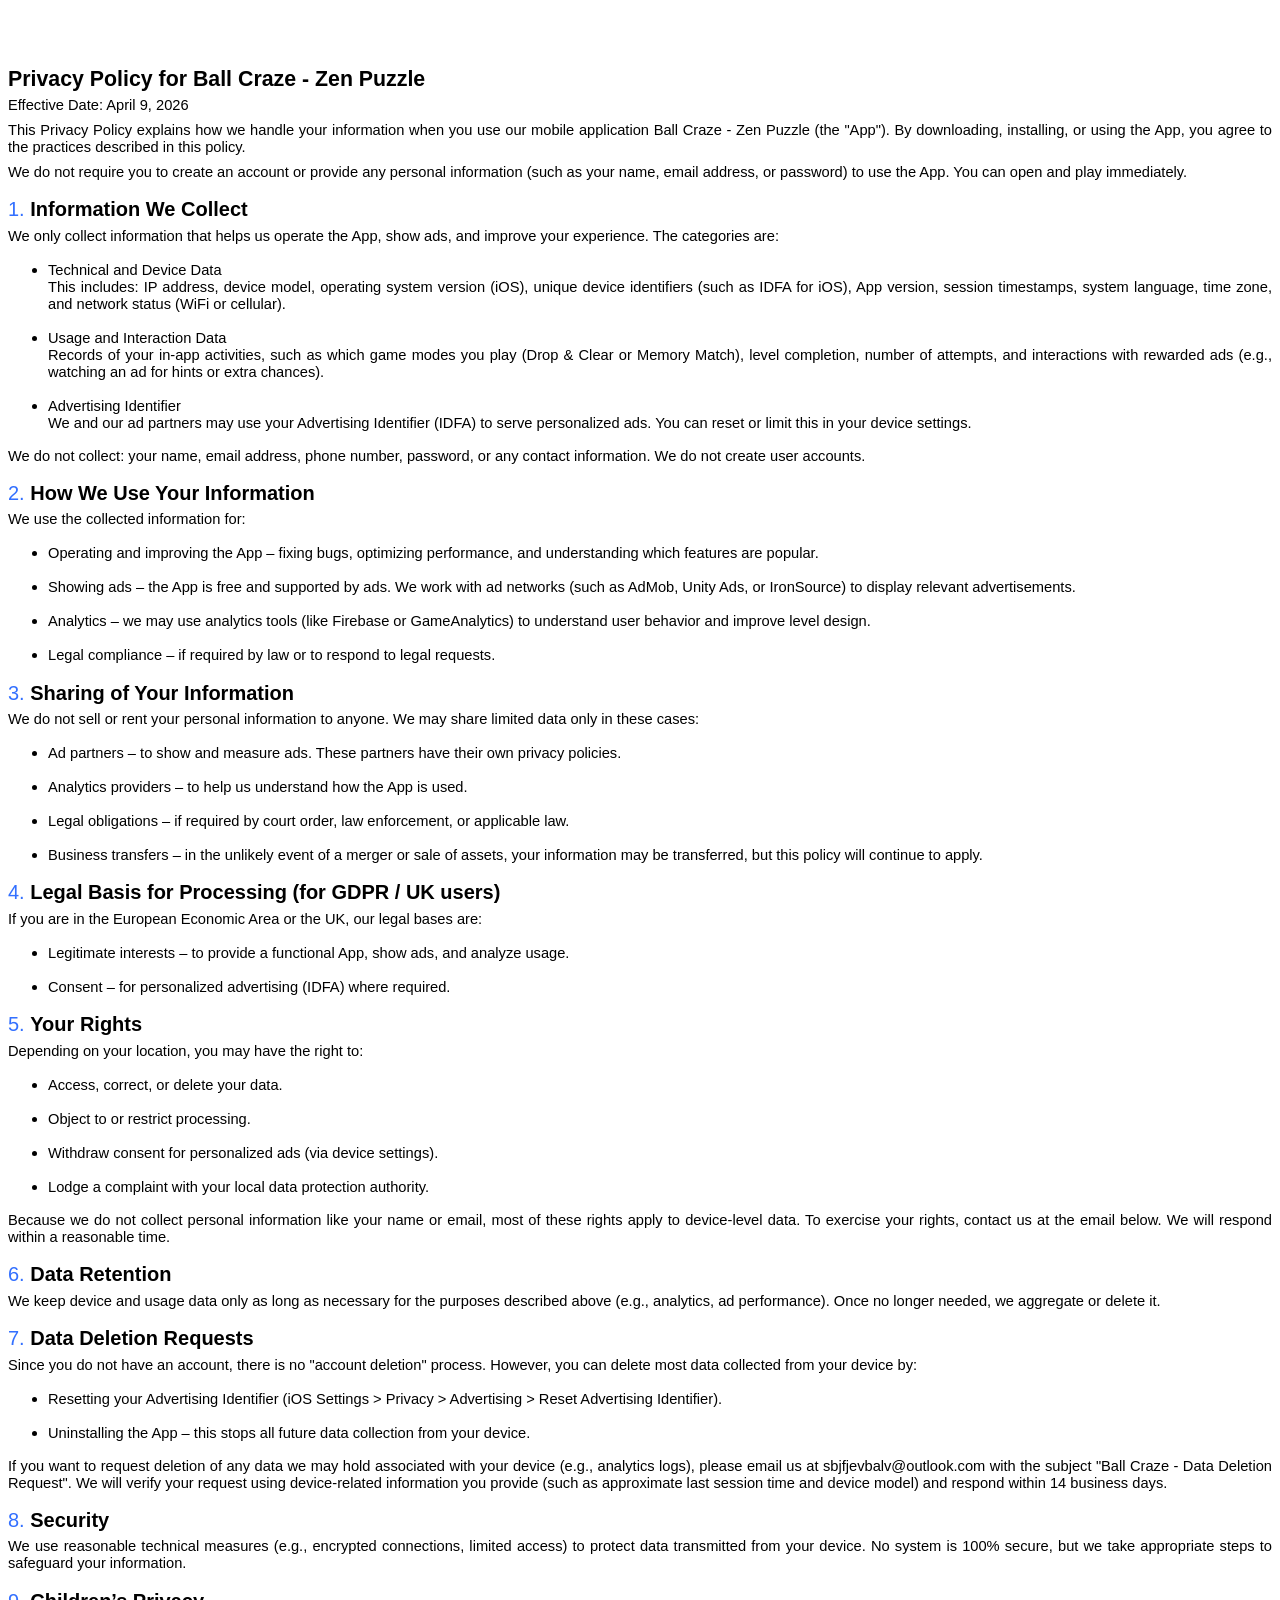
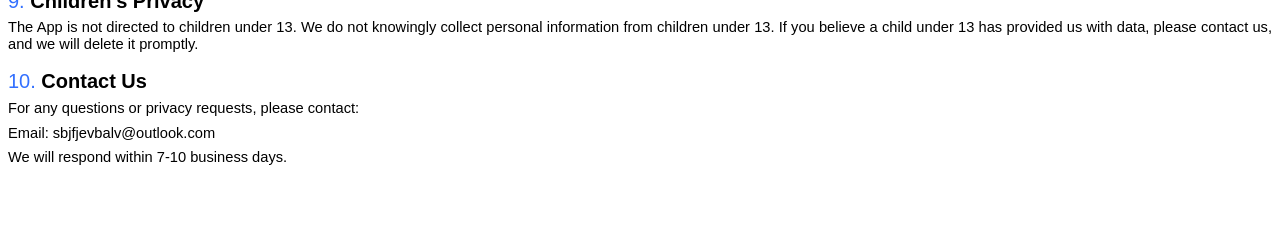
<file: BallCraze/privacy.html>
<!DOCTYPE html>
<html>
<head>
	<meta http-equiv="content-type" content="text/html; charset=utf-8"/>
	<title></title>
	<meta name="generator" content="LibreOffice 25.2.4.3 (Linux)"/>
	<meta name="author" content="Apache POI"/>
	<meta name="created" content="2026-04-09T09:19:00"/>
	<meta name="changedby" content="全村我最骚"/>
	<meta name="changed" content="2026-04-09T09:28:37"/>
	<meta name="ICV" content="76F0DBD9B2ED492E92264A037E3F53B6_12"/>
	<meta name="KSOProductBuildVer" content="2052-12.1.0.25225"/>
	<meta name="KSOTemplateDocerSaveRecord" content="eyJoZGlkIjoiZTUwNDNlNDM0ZTZmMTcxYTBhMWNhNDZiYmVlZDRiMDAiLCJ1c2VySWQiOiIxODE4NjM3NDA0In0="/>
	<style type="text/css">
		@page { size: 8.27in 11.69in; margin-left: 1in; margin-right: 1in; margin-top: 0.5in; margin-bottom: 0.5in }
		p { direction: ltr; margin-bottom: 0.1in; orphans: 0; text-align: justify; line-height: 115%; widows: 0; background: transparent }
		p.western { font-size: 10pt }
		p.cjk { font-size: 10pt }
		p.ctl { font-size: 11pt }
	</style>
</head>
<body lang="en-US" link="#000080" vlink="#800000" dir="ltr">
<div title="header"><p class="western" style="margin-bottom: 0.46in; line-height: 100%">
	<br/>

	</p>
</div><p class="western" align="left" style="margin-top: 0.22in; margin-bottom: 0.08in; line-height: 120%"><a name="heading_0"></a><a name="_GoBack"></a>
<font face="Arial, sans-serif"><font size="4" style="font-size: 16pt"><b>Privacy
Policy for Ball Craze - Zen Puzzle</b></font></font></p>
<p class="western" align="left" style="margin-top: 0.08in; margin-bottom: 0.08in; line-height: 120%">
<font face="Arial, sans-serif"><font size="2" style="font-size: 11pt">Effective
Date: April 9, 2026</font></font></p>
<p class="western" align="left" style="margin-top: 0.08in; margin-bottom: 0.08in; line-height: 120%">
<font face="Arial, sans-serif"><font size="2" style="font-size: 11pt">This
Privacy Policy explains how we handle your information when you use
our mobile application Ball Craze - Zen Puzzle (the &quot;App&quot;).
By downloading, installing, or using the App, you agree to the
practices described in this policy.</font></font></p>
<p class="western" align="left" style="margin-top: 0.08in; margin-bottom: 0.08in; line-height: 120%">
<font face="Arial, sans-serif"><font size="2" style="font-size: 11pt">We
do not require you to create an account or provide any personal
information (such as your name, email address, or password) to use
the App. You can open and play immediately.</font></font></p>
<p class="western" align="left" style="margin-top: 0.21in; margin-bottom: 0.08in; line-height: 120%"><a name="heading_1"></a>
<font color="#3370ff"><font face="Arial, sans-serif"><font size="4" style="font-size: 15pt">1.
</font></font></font><font face="Arial, sans-serif"><font size="4" style="font-size: 15pt"><b>Information
We Collect</b></font></font></p>
<p class="western" align="left" style="margin-top: 0.08in; margin-bottom: 0.08in; line-height: 120%">
<font face="Arial, sans-serif"><font size="2" style="font-size: 11pt">We
only collect information that helps us operate the App, show ads, and
improve your experience. The categories are:</font></font></p>
<ul>
	<li><p class="western" align="left" style="margin-top: 0.08in; margin-bottom: 0.08in; line-height: 120%">
	<font face="Arial, sans-serif"><font size="2" style="font-size: 11pt">Technical
	and Device Data<br/>
This includes: IP address, device model,
	operating system version (iOS), unique device identifiers (such as
	IDFA for iOS), App version, session timestamps, system language,
	time zone, and network status (WiFi or cellular).</font></font></p></li>
</ul>
<ul>
	<li><p class="western" align="left" style="margin-top: 0.08in; margin-bottom: 0.08in; line-height: 120%">
	<font face="Arial, sans-serif"><font size="2" style="font-size: 11pt">Usage
	and Interaction Data<br/>
Records of your in&#8209;app activities,
	such as which game modes you play (Drop &amp; Clear or Memory
	Match), level completion, number of attempts, and interactions with
	rewarded ads (e.g., watching an ad for hints or extra chances).</font></font></p></li>
</ul>
<ul>
	<li><p class="western" align="left" style="margin-top: 0.08in; margin-bottom: 0.08in; line-height: 120%">
	<font face="Arial, sans-serif"><font size="2" style="font-size: 11pt">Advertising
	Identifier<br/>
We and our ad partners may use your Advertising
	Identifier (IDFA) to serve personalized ads. You can reset or limit
	this in your device settings.</font></font></p></li>
</ul>
<p class="western" align="left" style="margin-top: 0.08in; margin-bottom: 0.08in; line-height: 120%">
<font face="Arial, sans-serif"><font size="2" style="font-size: 11pt">We
do not collect: your name, email address, phone number, password, or
any contact information. We do not create user accounts.</font></font></p>
<p class="western" align="left" style="margin-top: 0.21in; margin-bottom: 0.08in; line-height: 120%"><a name="heading_2"></a>
<font color="#3370ff"><font face="Arial, sans-serif"><font size="4" style="font-size: 15pt">2.
</font></font></font><font face="Arial, sans-serif"><font size="4" style="font-size: 15pt"><b>How
We Use Your Information</b></font></font></p>
<p class="western" align="left" style="margin-top: 0.08in; margin-bottom: 0.08in; line-height: 120%">
<font face="Arial, sans-serif"><font size="2" style="font-size: 11pt">We
use the collected information for:</font></font></p>
<ul>
	<li><p class="western" align="left" style="margin-top: 0.08in; margin-bottom: 0.08in; line-height: 120%">
	<font face="Arial, sans-serif"><font size="2" style="font-size: 11pt">Operating
	and improving the App – fixing bugs, optimizing performance, and
	understanding which features are popular.</font></font></p></li>
</ul>
<ul>
	<li><p class="western" align="left" style="margin-top: 0.08in; margin-bottom: 0.08in; line-height: 120%">
	<font face="Arial, sans-serif"><font size="2" style="font-size: 11pt">Showing
	ads – the App is free and supported by ads. We work with ad
	networks (such as AdMob, Unity Ads, or IronSource) to display
	relevant advertisements.</font></font></p></li>
</ul>
<ul>
	<li><p class="western" align="left" style="margin-top: 0.08in; margin-bottom: 0.08in; line-height: 120%">
	<font face="Arial, sans-serif"><font size="2" style="font-size: 11pt">Analytics
	– we may use analytics tools (like Firebase or GameAnalytics) to
	understand user behavior and improve level design.</font></font></p></li>
</ul>
<ul>
	<li><p class="western" align="left" style="margin-top: 0.08in; margin-bottom: 0.08in; line-height: 120%">
	<font face="Arial, sans-serif"><font size="2" style="font-size: 11pt">Legal
	compliance – if required by law or to respond to legal requests.</font></font></p></li>
</ul>
<p class="western" align="left" style="margin-top: 0.21in; margin-bottom: 0.08in; line-height: 120%"><a name="heading_3"></a>
<font color="#3370ff"><font face="Arial, sans-serif"><font size="4" style="font-size: 15pt">3.
</font></font></font><font face="Arial, sans-serif"><font size="4" style="font-size: 15pt"><b>Sharing
of Your Information</b></font></font></p>
<p class="western" align="left" style="margin-top: 0.08in; margin-bottom: 0.08in; line-height: 120%">
<font face="Arial, sans-serif"><font size="2" style="font-size: 11pt">We
do not sell or rent your personal information to anyone. We may share
limited data only in these cases:</font></font></p>
<ul>
	<li><p class="western" align="left" style="margin-top: 0.08in; margin-bottom: 0.08in; line-height: 120%">
	<font face="Arial, sans-serif"><font size="2" style="font-size: 11pt">Ad
	partners – to show and measure ads. These partners have their own
	privacy policies.</font></font></p></li>
</ul>
<ul>
	<li><p class="western" align="left" style="margin-top: 0.08in; margin-bottom: 0.08in; line-height: 120%">
	<font face="Arial, sans-serif"><font size="2" style="font-size: 11pt">Analytics
	providers – to help us understand how the App is used.</font></font></p></li>
</ul>
<ul>
	<li><p class="western" align="left" style="margin-top: 0.08in; margin-bottom: 0.08in; line-height: 120%">
	<font face="Arial, sans-serif"><font size="2" style="font-size: 11pt">Legal
	obligations – if required by court order, law enforcement, or
	applicable law.</font></font></p></li>
</ul>
<ul>
	<li><p class="western" align="left" style="margin-top: 0.08in; margin-bottom: 0.08in; line-height: 120%">
	<font face="Arial, sans-serif"><font size="2" style="font-size: 11pt">Business
	transfers – in the unlikely event of a merger or sale of assets,
	your information may be transferred, but this policy will continue
	to apply.</font></font></p></li>
</ul>
<p class="western" align="left" style="margin-top: 0.21in; margin-bottom: 0.08in; line-height: 120%"><a name="heading_4"></a>
<font color="#3370ff"><font face="Arial, sans-serif"><font size="4" style="font-size: 15pt">4.
</font></font></font><font face="Arial, sans-serif"><font size="4" style="font-size: 15pt"><b>Legal
Basis for Processing (for GDPR / UK users)</b></font></font></p>
<p class="western" align="left" style="margin-top: 0.08in; margin-bottom: 0.08in; line-height: 120%">
<font face="Arial, sans-serif"><font size="2" style="font-size: 11pt">If
you are in the European Economic Area or the UK, our legal bases are:</font></font></p>
<ul>
	<li><p class="western" align="left" style="margin-top: 0.08in; margin-bottom: 0.08in; line-height: 120%">
	<font face="Arial, sans-serif"><font size="2" style="font-size: 11pt">Legitimate
	interests – to provide a functional App, show ads, and analyze
	usage.</font></font></p></li>
</ul>
<ul>
	<li><p class="western" align="left" style="margin-top: 0.08in; margin-bottom: 0.08in; line-height: 120%">
	<font face="Arial, sans-serif"><font size="2" style="font-size: 11pt">Consent
	– for personalized advertising (IDFA) where required.</font></font></p></li>
</ul>
<p class="western" align="left" style="margin-top: 0.21in; margin-bottom: 0.08in; line-height: 120%"><a name="heading_5"></a>
<font color="#3370ff"><font face="Arial, sans-serif"><font size="4" style="font-size: 15pt">5.
</font></font></font><font face="Arial, sans-serif"><font size="4" style="font-size: 15pt"><b>Your
Rights</b></font></font></p>
<p class="western" align="left" style="margin-top: 0.08in; margin-bottom: 0.08in; line-height: 120%">
<font face="Arial, sans-serif"><font size="2" style="font-size: 11pt">Depending
on your location, you may have the right to:</font></font></p>
<ul>
	<li><p class="western" align="left" style="margin-top: 0.08in; margin-bottom: 0.08in; line-height: 120%">
	<font face="Arial, sans-serif"><font size="2" style="font-size: 11pt">Access,
	correct, or delete your data.</font></font></p></li>
</ul>
<ul>
	<li><p class="western" align="left" style="margin-top: 0.08in; margin-bottom: 0.08in; line-height: 120%">
	<font face="Arial, sans-serif"><font size="2" style="font-size: 11pt">Object
	to or restrict processing.</font></font></p></li>
</ul>
<ul>
	<li><p class="western" align="left" style="margin-top: 0.08in; margin-bottom: 0.08in; line-height: 120%">
	<font face="Arial, sans-serif"><font size="2" style="font-size: 11pt">Withdraw
	consent for personalized ads (via device settings).</font></font></p></li>
</ul>
<ul>
	<li><p class="western" align="left" style="margin-top: 0.08in; margin-bottom: 0.08in; line-height: 120%">
	<font face="Arial, sans-serif"><font size="2" style="font-size: 11pt">Lodge
	a complaint with your local data protection authority.</font></font></p></li>
</ul>
<p class="western" align="left" style="margin-top: 0.08in; margin-bottom: 0.08in; line-height: 120%">
<font face="Arial, sans-serif"><font size="2" style="font-size: 11pt">Because
we do not collect personal information like your name or email, most
of these rights apply to device&#8209;level data. To exercise your
rights, contact us at the email below. We will respond within a
reasonable time.</font></font></p>
<p class="western" align="left" style="margin-top: 0.21in; margin-bottom: 0.08in; line-height: 120%"><a name="heading_6"></a>
<font color="#3370ff"><font face="Arial, sans-serif"><font size="4" style="font-size: 15pt">6.
</font></font></font><font face="Arial, sans-serif"><font size="4" style="font-size: 15pt"><b>Data
Retention</b></font></font></p>
<p class="western" align="left" style="margin-top: 0.08in; margin-bottom: 0.08in; line-height: 120%">
<font face="Arial, sans-serif"><font size="2" style="font-size: 11pt">We
keep device and usage data only as long as necessary for the purposes
described above (e.g., analytics, ad performance). Once no longer
needed, we aggregate or delete it.</font></font></p>
<p class="western" align="left" style="margin-top: 0.21in; margin-bottom: 0.08in; line-height: 120%"><a name="heading_7"></a>
<font color="#3370ff"><font face="Arial, sans-serif"><font size="4" style="font-size: 15pt">7.
</font></font></font><font face="Arial, sans-serif"><font size="4" style="font-size: 15pt"><b>Data
Deletion Requests</b></font></font></p>
<p class="western" align="left" style="margin-top: 0.08in; margin-bottom: 0.08in; line-height: 120%">
<font face="Arial, sans-serif"><font size="2" style="font-size: 11pt">Since
you do not have an account, there is no &quot;account deletion&quot;
process. However, you can delete most data collected from your device
by:</font></font></p>
<ul>
	<li><p class="western" align="left" style="margin-top: 0.08in; margin-bottom: 0.08in; line-height: 120%">
	<font face="Arial, sans-serif"><font size="2" style="font-size: 11pt">Resetting
	your Advertising Identifier (iOS Settings &gt; Privacy &gt;
	Advertising &gt; Reset Advertising Identifier).</font></font></p></li>
</ul>
<ul>
	<li><p class="western" align="left" style="margin-top: 0.08in; margin-bottom: 0.08in; line-height: 120%">
	<font face="Arial, sans-serif"><font size="2" style="font-size: 11pt">Uninstalling
	the App – this stops all future data collection from your device.</font></font></p></li>
</ul>
<p class="western" align="left" style="margin-top: 0.08in; margin-bottom: 0.08in; line-height: 120%">
<font face="Arial, sans-serif"><font size="2" style="font-size: 11pt">If
you want to request deletion of any data we may hold associated with
your device (e.g., analytics logs), please email us at
sbjfjevbalv@outlook.com with the subject &quot;Ball Craze - Data
Deletion Request&quot;. We will verify your request using
device&#8209;related information you provide (such as approximate
last session time and device model) and respond within 14 business
days.</font></font></p>
<p class="western" align="left" style="margin-top: 0.21in; margin-bottom: 0.08in; line-height: 120%"><a name="heading_8"></a>
<font color="#3370ff"><font face="Arial, sans-serif"><font size="4" style="font-size: 15pt">8.
</font></font></font><font face="Arial, sans-serif"><font size="4" style="font-size: 15pt"><b>Security</b></font></font></p>
<p class="western" align="left" style="margin-top: 0.08in; margin-bottom: 0.08in; line-height: 120%">
<font face="Arial, sans-serif"><font size="2" style="font-size: 11pt">We
use reasonable technical measures (e.g., encrypted connections,
limited access) to protect data transmitted from your device. No
system is 100% secure, but we take appropriate steps to safeguard
your information.</font></font></p>
<p class="western" align="left" style="margin-top: 0.21in; margin-bottom: 0.08in; line-height: 120%"><a name="heading_9"></a>
<font color="#3370ff"><font face="Arial, sans-serif"><font size="4" style="font-size: 15pt">9.
</font></font></font><font face="Arial, sans-serif"><font size="4" style="font-size: 15pt"><b>Children’s
Privacy</b></font></font></p>
<p class="western" align="left" style="margin-top: 0.08in; margin-bottom: 0.08in; line-height: 120%">
<font face="Arial, sans-serif"><font size="2" style="font-size: 11pt">The
App is not directed to children under 13. We do not knowingly collect
personal information from children under 13. If you believe a child
under 13 has provided us with data, please contact us, and we will
delete it promptly.</font></font></p>
<p class="western" align="left" style="margin-top: 0.21in; margin-bottom: 0.08in; line-height: 120%"><a name="heading_10"></a>
<font color="#3370ff"><font face="Arial, sans-serif"><font size="4" style="font-size: 15pt">10.
</font></font></font><font face="Arial, sans-serif"><font size="4" style="font-size: 15pt"><b>Contact
Us</b></font></font></p>
<p class="western" align="left" style="margin-top: 0.08in; margin-bottom: 0.08in; line-height: 120%">
<font face="Arial, sans-serif"><font size="2" style="font-size: 11pt">For
any questions or privacy requests, please contact:</font></font></p>
<p class="western" align="left" style="margin-top: 0.08in; margin-bottom: 0.08in; line-height: 120%">
<font face="Arial, sans-serif"><font size="2" style="font-size: 11pt">Email:
sbjfjevbalv@outlook.com</font></font></p>
<p class="western" align="left" style="margin-top: 0.08in; margin-bottom: 0.08in; line-height: 120%">
<font face="Arial, sans-serif"><font size="2" style="font-size: 11pt">We
will respond within 7&#8209;10 business days.</font></font></p>
<div title="footer"><p class="western" style="margin-top: 0.46in; margin-bottom: 0in; line-height: 100%">
	<br/>

	</p>
</div>
</body>
</html>
</file>
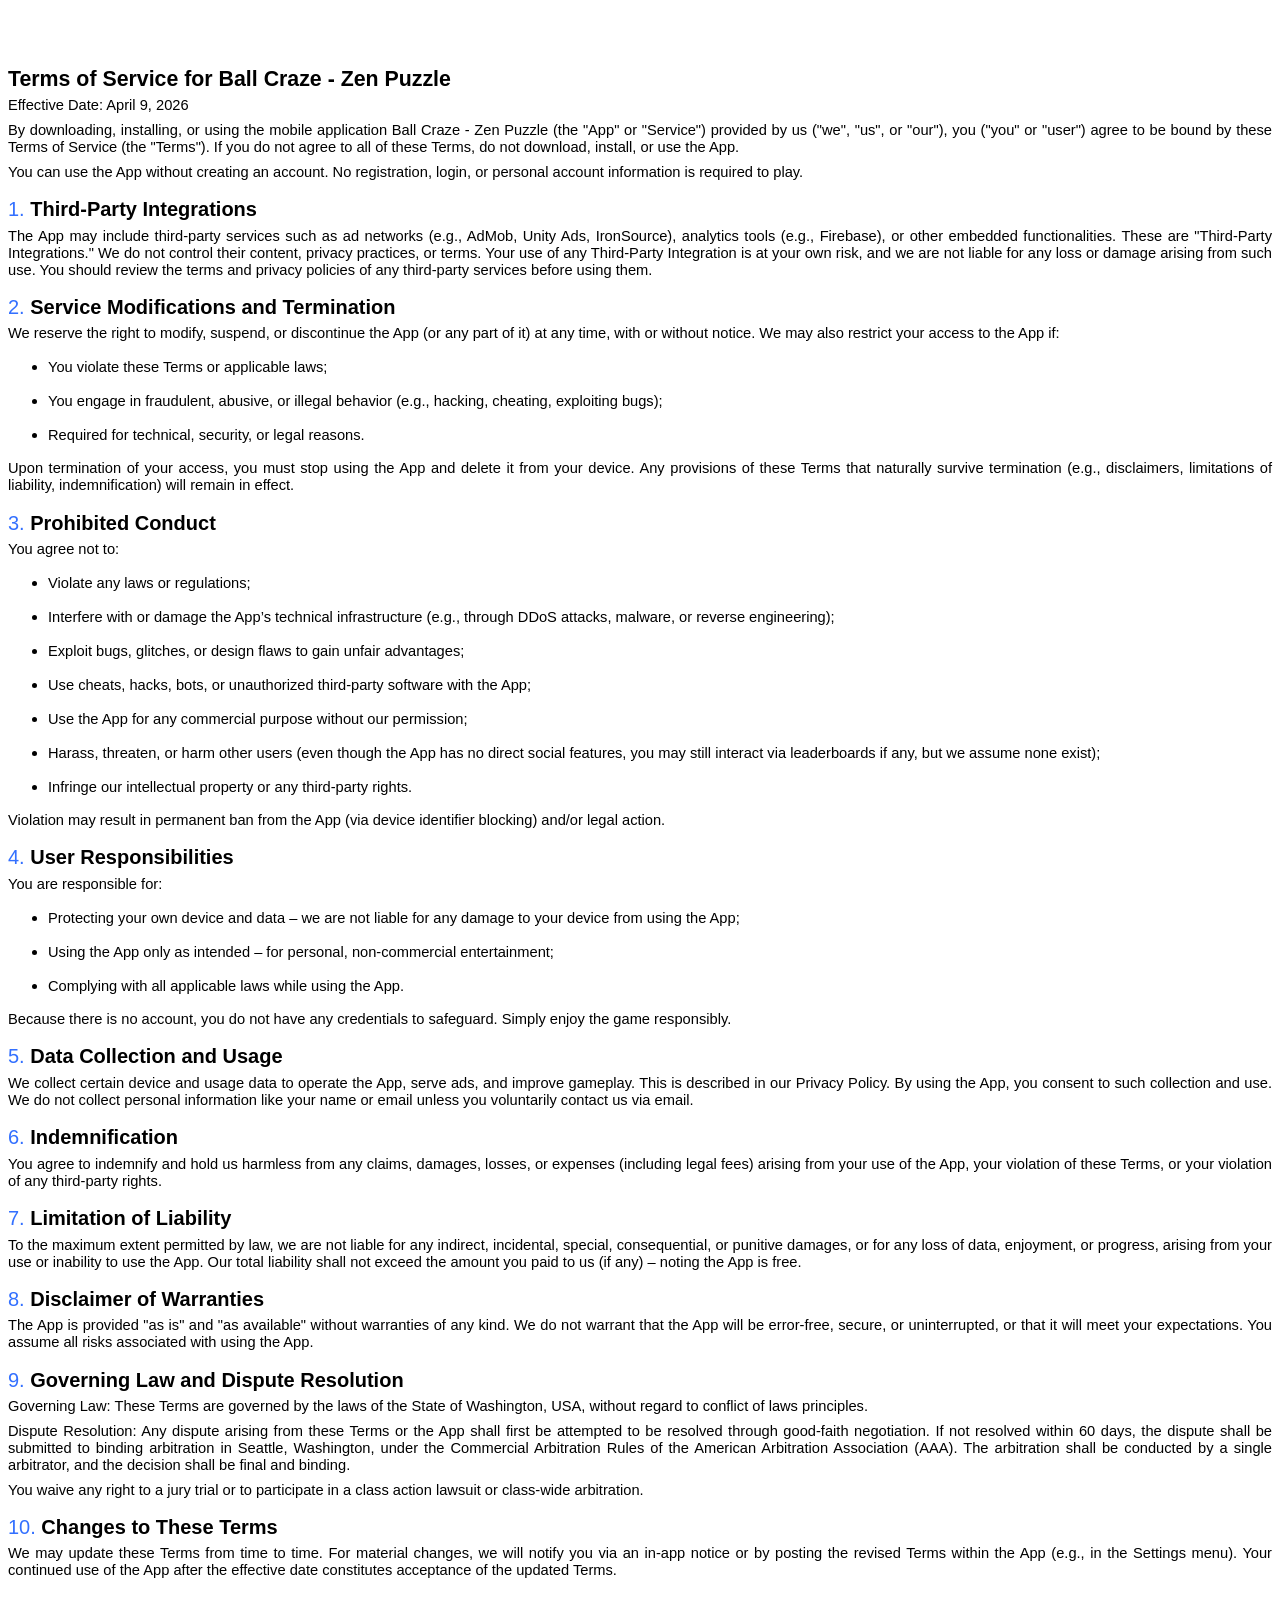
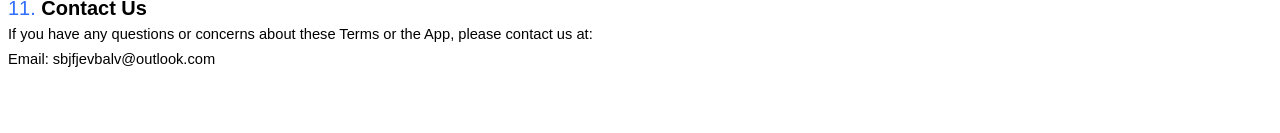
<file: BallCraze/terms-of-service.html>
<!DOCTYPE html>
<html>
<head>
	<meta http-equiv="content-type" content="text/html; charset=utf-8"/>
	<title></title>
	<meta name="generator" content="LibreOffice 25.2.4.3 (Linux)"/>
	<meta name="author" content="Apache POI"/>
	<meta name="created" content="2026-04-09T09:26:00"/>
	<meta name="changedby" content="全村我最骚"/>
	<meta name="changed" content="2026-04-09T09:28:21"/>
	<meta name="ICV" content="9D5513F4DD3B4F50AF275B7FF1533656_12"/>
	<meta name="KSOProductBuildVer" content="2052-12.1.0.25225"/>
	<meta name="KSOTemplateDocerSaveRecord" content="eyJoZGlkIjoiZTUwNDNlNDM0ZTZmMTcxYTBhMWNhNDZiYmVlZDRiMDAiLCJ1c2VySWQiOiIxODE4NjM3NDA0In0="/>
	<style type="text/css">
		@page { size: 8.27in 11.69in; margin-left: 1in; margin-right: 1in; margin-top: 0.5in; margin-bottom: 0.5in }
		p { direction: ltr; margin-bottom: 0.1in; orphans: 0; text-align: justify; line-height: 115%; widows: 0; background: transparent }
		p.western { font-size: 10pt }
		p.cjk { font-size: 10pt }
		p.ctl { font-size: 11pt }
	</style>
</head>
<body lang="en-US" link="#000080" vlink="#800000" dir="ltr">
<div title="header"><p class="western" style="margin-bottom: 0.46in; line-height: 100%">
	<br/>

	</p>
</div><p class="western" align="left" style="margin-top: 0.22in; margin-bottom: 0.08in; line-height: 120%"><a name="heading_0"></a><a name="_GoBack"></a>
<font face="Arial, sans-serif"><font size="4" style="font-size: 16pt"><b>Terms
of Service for Ball Craze - Zen Puzzle</b></font></font></p>
<p class="western" align="left" style="margin-top: 0.08in; margin-bottom: 0.08in; line-height: 120%">
<font face="Arial, sans-serif"><font size="2" style="font-size: 11pt">Effective
Date: April 9, 2026</font></font></p>
<p class="western" align="left" style="margin-top: 0.08in; margin-bottom: 0.08in; line-height: 120%">
<font face="Arial, sans-serif"><font size="2" style="font-size: 11pt">By
downloading, installing, or using the mobile application Ball Craze -
Zen Puzzle (the &quot;App&quot; or &quot;Service&quot;) provided by
us (&quot;we&quot;, &quot;us&quot;, or &quot;our&quot;), you (&quot;you&quot;
or &quot;user&quot;) agree to be bound by these Terms of Service (the
&quot;Terms&quot;). If you do not agree to all of these Terms, do not
download, install, or use the App.</font></font></p>
<p class="western" align="left" style="margin-top: 0.08in; margin-bottom: 0.08in; line-height: 120%">
<font face="Arial, sans-serif"><font size="2" style="font-size: 11pt">You
can use the App without creating an account. No registration, login,
or personal account information is required to play.</font></font></p>
<p class="western" align="left" style="margin-top: 0.21in; margin-bottom: 0.08in; line-height: 120%"><a name="heading_1"></a>
<font color="#3370ff"><font face="Arial, sans-serif"><font size="4" style="font-size: 15pt">1.
</font></font></font><font face="Arial, sans-serif"><font size="4" style="font-size: 15pt"><b>Third-Party
Integrations</b></font></font></p>
<p class="western" align="left" style="margin-top: 0.08in; margin-bottom: 0.08in; line-height: 120%">
<font face="Arial, sans-serif"><font size="2" style="font-size: 11pt">The
App may include third-party services such as ad networks (e.g.,
AdMob, Unity Ads, IronSource), analytics tools (e.g., Firebase), or
other embedded functionalities. These are &quot;Third-Party
Integrations.&quot; We do not control their content, privacy
practices, or terms. Your use of any Third-Party Integration is at
your own risk, and we are not liable for any loss or damage arising
from such use. You should review the terms and privacy policies of
any third-party services before using them.</font></font></p>
<p class="western" align="left" style="margin-top: 0.21in; margin-bottom: 0.08in; line-height: 120%"><a name="heading_2"></a>
<font color="#3370ff"><font face="Arial, sans-serif"><font size="4" style="font-size: 15pt">2.
</font></font></font><font face="Arial, sans-serif"><font size="4" style="font-size: 15pt"><b>Service
Modifications and Termination</b></font></font></p>
<p class="western" align="left" style="margin-top: 0.08in; margin-bottom: 0.08in; line-height: 120%">
<font face="Arial, sans-serif"><font size="2" style="font-size: 11pt">We
reserve the right to modify, suspend, or discontinue the App (or any
part of it) at any time, with or without notice. We may also restrict
your access to the App if:</font></font></p>
<ul>
	<li><p class="western" align="left" style="margin-top: 0.08in; margin-bottom: 0.08in; line-height: 120%">
	<font face="Arial, sans-serif"><font size="2" style="font-size: 11pt">You
	violate these Terms or applicable laws;</font></font></p></li>
</ul>
<ul>
	<li><p class="western" align="left" style="margin-top: 0.08in; margin-bottom: 0.08in; line-height: 120%">
	<font face="Arial, sans-serif"><font size="2" style="font-size: 11pt">You
	engage in fraudulent, abusive, or illegal behavior (e.g., hacking,
	cheating, exploiting bugs);</font></font></p></li>
</ul>
<ul>
	<li><p class="western" align="left" style="margin-top: 0.08in; margin-bottom: 0.08in; line-height: 120%">
	<font face="Arial, sans-serif"><font size="2" style="font-size: 11pt">Required
	for technical, security, or legal reasons.</font></font></p></li>
</ul>
<p class="western" align="left" style="margin-top: 0.08in; margin-bottom: 0.08in; line-height: 120%">
<font face="Arial, sans-serif"><font size="2" style="font-size: 11pt">Upon
termination of your access, you must stop using the App and delete it
from your device. Any provisions of these Terms that naturally
survive termination (e.g., disclaimers, limitations of liability,
indemnification) will remain in effect.</font></font></p>
<p class="western" align="left" style="margin-top: 0.21in; margin-bottom: 0.08in; line-height: 120%"><a name="heading_3"></a>
<font color="#3370ff"><font face="Arial, sans-serif"><font size="4" style="font-size: 15pt">3.
</font></font></font><font face="Arial, sans-serif"><font size="4" style="font-size: 15pt"><b>Prohibited
Conduct</b></font></font></p>
<p class="western" align="left" style="margin-top: 0.08in; margin-bottom: 0.08in; line-height: 120%">
<font face="Arial, sans-serif"><font size="2" style="font-size: 11pt">You
agree not to:</font></font></p>
<ul>
	<li><p class="western" align="left" style="margin-top: 0.08in; margin-bottom: 0.08in; line-height: 120%">
	<font face="Arial, sans-serif"><font size="2" style="font-size: 11pt">Violate
	any laws or regulations;</font></font></p></li>
</ul>
<ul>
	<li><p class="western" align="left" style="margin-top: 0.08in; margin-bottom: 0.08in; line-height: 120%">
	<font face="Arial, sans-serif"><font size="2" style="font-size: 11pt">Interfere
	with or damage the App’s technical infrastructure (e.g., through
	DDoS attacks, malware, or reverse engineering);</font></font></p></li>
</ul>
<ul>
	<li><p class="western" align="left" style="margin-top: 0.08in; margin-bottom: 0.08in; line-height: 120%">
	<font face="Arial, sans-serif"><font size="2" style="font-size: 11pt">Exploit
	bugs, glitches, or design flaws to gain unfair advantages;</font></font></p></li>
</ul>
<ul>
	<li><p class="western" align="left" style="margin-top: 0.08in; margin-bottom: 0.08in; line-height: 120%">
	<font face="Arial, sans-serif"><font size="2" style="font-size: 11pt">Use
	cheats, hacks, bots, or unauthorized third-party software with the
	App;</font></font></p></li>
</ul>
<ul>
	<li><p class="western" align="left" style="margin-top: 0.08in; margin-bottom: 0.08in; line-height: 120%">
	<font face="Arial, sans-serif"><font size="2" style="font-size: 11pt">Use
	the App for any commercial purpose without our permission;</font></font></p></li>
</ul>
<ul>
	<li><p class="western" align="left" style="margin-top: 0.08in; margin-bottom: 0.08in; line-height: 120%">
	<font face="Arial, sans-serif"><font size="2" style="font-size: 11pt">Harass,
	threaten, or harm other users (even though the App has no direct
	social features, you may still interact via leaderboards if any, but
	we assume none exist);</font></font></p></li>
</ul>
<ul>
	<li><p class="western" align="left" style="margin-top: 0.08in; margin-bottom: 0.08in; line-height: 120%">
	<font face="Arial, sans-serif"><font size="2" style="font-size: 11pt">Infringe
	our intellectual property or any third-party rights.</font></font></p></li>
</ul>
<p class="western" align="left" style="margin-top: 0.08in; margin-bottom: 0.08in; line-height: 120%">
<font face="Arial, sans-serif"><font size="2" style="font-size: 11pt">Violation
may result in permanent ban from the App (via device identifier
blocking) and/or legal action.</font></font></p>
<p class="western" align="left" style="margin-top: 0.21in; margin-bottom: 0.08in; line-height: 120%"><a name="heading_4"></a>
<font color="#3370ff"><font face="Arial, sans-serif"><font size="4" style="font-size: 15pt">4.
</font></font></font><font face="Arial, sans-serif"><font size="4" style="font-size: 15pt"><b>User
Responsibilities</b></font></font></p>
<p class="western" align="left" style="margin-top: 0.08in; margin-bottom: 0.08in; line-height: 120%">
<font face="Arial, sans-serif"><font size="2" style="font-size: 11pt">You
are responsible for:</font></font></p>
<ul>
	<li><p class="western" align="left" style="margin-top: 0.08in; margin-bottom: 0.08in; line-height: 120%">
	<font face="Arial, sans-serif"><font size="2" style="font-size: 11pt">Protecting
	your own device and data – we are not liable for any damage to
	your device from using the App;</font></font></p></li>
</ul>
<ul>
	<li><p class="western" align="left" style="margin-top: 0.08in; margin-bottom: 0.08in; line-height: 120%">
	<font face="Arial, sans-serif"><font size="2" style="font-size: 11pt">Using
	the App only as intended – for personal, non-commercial
	entertainment;</font></font></p></li>
</ul>
<ul>
	<li><p class="western" align="left" style="margin-top: 0.08in; margin-bottom: 0.08in; line-height: 120%">
	<font face="Arial, sans-serif"><font size="2" style="font-size: 11pt">Complying
	with all applicable laws while using the App.</font></font></p></li>
</ul>
<p class="western" align="left" style="margin-top: 0.08in; margin-bottom: 0.08in; line-height: 120%">
<font face="Arial, sans-serif"><font size="2" style="font-size: 11pt">Because
there is no account, you do not have any credentials to safeguard.
Simply enjoy the game responsibly.</font></font></p>
<p class="western" align="left" style="margin-top: 0.21in; margin-bottom: 0.08in; line-height: 120%"><a name="heading_5"></a>
<font color="#3370ff"><font face="Arial, sans-serif"><font size="4" style="font-size: 15pt">5.
</font></font></font><font face="Arial, sans-serif"><font size="4" style="font-size: 15pt"><b>Data
Collection and Usage</b></font></font></p>
<p class="western" align="left" style="margin-top: 0.08in; margin-bottom: 0.08in; line-height: 120%">
<font face="Arial, sans-serif"><font size="2" style="font-size: 11pt">We
collect certain device and usage data to operate the App, serve ads,
and improve gameplay. This is described in our Privacy Policy. By
using the App, you consent to such collection and use. We do not
collect personal information like your name or email unless you
voluntarily contact us via email.</font></font></p>
<p class="western" align="left" style="margin-top: 0.21in; margin-bottom: 0.08in; line-height: 120%"><a name="heading_6"></a>
<font color="#3370ff"><font face="Arial, sans-serif"><font size="4" style="font-size: 15pt">6.
</font></font></font><font face="Arial, sans-serif"><font size="4" style="font-size: 15pt"><b>Indemnification</b></font></font></p>
<p class="western" align="left" style="margin-top: 0.08in; margin-bottom: 0.08in; line-height: 120%">
<font face="Arial, sans-serif"><font size="2" style="font-size: 11pt">You
agree to indemnify and hold us harmless from any claims, damages,
losses, or expenses (including legal fees) arising from your use of
the App, your violation of these Terms, or your violation of any
third-party rights.</font></font></p>
<p class="western" align="left" style="margin-top: 0.21in; margin-bottom: 0.08in; line-height: 120%"><a name="heading_7"></a>
<font color="#3370ff"><font face="Arial, sans-serif"><font size="4" style="font-size: 15pt">7.
</font></font></font><font face="Arial, sans-serif"><font size="4" style="font-size: 15pt"><b>Limitation
of Liability</b></font></font></p>
<p class="western" align="left" style="margin-top: 0.08in; margin-bottom: 0.08in; line-height: 120%">
<font face="Arial, sans-serif"><font size="2" style="font-size: 11pt">To
the maximum extent permitted by law, we are not liable for any
indirect, incidental, special, consequential, or punitive damages, or
for any loss of data, enjoyment, or progress, arising from your use
or inability to use the App. Our total liability shall not exceed the
amount you paid to us (if any) – noting the App is free.</font></font></p>
<p class="western" align="left" style="margin-top: 0.21in; margin-bottom: 0.08in; line-height: 120%"><a name="heading_8"></a>
<font color="#3370ff"><font face="Arial, sans-serif"><font size="4" style="font-size: 15pt">8.
</font></font></font><font face="Arial, sans-serif"><font size="4" style="font-size: 15pt"><b>Disclaimer
of Warranties</b></font></font></p>
<p class="western" align="left" style="margin-top: 0.08in; margin-bottom: 0.08in; line-height: 120%">
<font face="Arial, sans-serif"><font size="2" style="font-size: 11pt">The
App is provided &quot;as is&quot; and &quot;as available&quot;
without warranties of any kind. We do not warrant that the App will
be error-free, secure, or uninterrupted, or that it will meet your
expectations. You assume all risks associated with using the App.</font></font></p>
<p class="western" align="left" style="margin-top: 0.21in; margin-bottom: 0.08in; line-height: 120%"><a name="heading_9"></a>
<font color="#3370ff"><font face="Arial, sans-serif"><font size="4" style="font-size: 15pt">9.
</font></font></font><font face="Arial, sans-serif"><font size="4" style="font-size: 15pt"><b>Governing
Law and Dispute Resolution</b></font></font></p>
<p class="western" align="left" style="margin-top: 0.08in; margin-bottom: 0.08in; line-height: 120%">
<font face="Arial, sans-serif"><font size="2" style="font-size: 11pt">Governing
Law: These Terms are governed by the laws of the State of Washington,
USA, without regard to conflict of laws principles.</font></font></p>
<p class="western" align="left" style="margin-top: 0.08in; margin-bottom: 0.08in; line-height: 120%">
<font face="Arial, sans-serif"><font size="2" style="font-size: 11pt">Dispute
Resolution: Any dispute arising from these Terms or the App shall
first be attempted to be resolved through good-faith negotiation. If
not resolved within 60 days, the dispute shall be submitted to
binding arbitration in Seattle, Washington, under the Commercial
Arbitration Rules of the American Arbitration Association (AAA). The
arbitration shall be conducted by a single arbitrator, and the
decision shall be final and binding.</font></font></p>
<p class="western" align="left" style="margin-top: 0.08in; margin-bottom: 0.08in; line-height: 120%">
<font face="Arial, sans-serif"><font size="2" style="font-size: 11pt">You
waive any right to a jury trial or to participate in a class action
lawsuit or class-wide arbitration.</font></font></p>
<p class="western" align="left" style="margin-top: 0.21in; margin-bottom: 0.08in; line-height: 120%"><a name="heading_10"></a>
<font color="#3370ff"><font face="Arial, sans-serif"><font size="4" style="font-size: 15pt">10.
</font></font></font><font face="Arial, sans-serif"><font size="4" style="font-size: 15pt"><b>Changes
to These Terms</b></font></font></p>
<p class="western" align="left" style="margin-top: 0.08in; margin-bottom: 0.08in; line-height: 120%">
<font face="Arial, sans-serif"><font size="2" style="font-size: 11pt">We
may update these Terms from time to time. For material changes, we
will notify you via an in-app notice or by posting the revised Terms
within the App (e.g., in the Settings menu). Your continued use of
the App after the effective date constitutes acceptance of the
updated Terms.</font></font></p>
<p class="western" align="left" style="margin-top: 0.21in; margin-bottom: 0.08in; line-height: 120%"><a name="heading_11"></a>
<font color="#3370ff"><font face="Arial, sans-serif"><font size="4" style="font-size: 15pt">11.
</font></font></font><font face="Arial, sans-serif"><font size="4" style="font-size: 15pt"><b>Contact
Us</b></font></font></p>
<p class="western" align="left" style="margin-top: 0.08in; margin-bottom: 0.08in; line-height: 120%">
<font face="Arial, sans-serif"><font size="2" style="font-size: 11pt">If
you have any questions or concerns about these Terms or the App,
please contact us at:</font></font></p>
<p class="western" align="left" style="margin-top: 0.08in; margin-bottom: 0.08in; line-height: 120%">
<font face="Arial, sans-serif"><font size="2" style="font-size: 11pt">Email:
sbjfjevbalv@outlook.com</font></font></p>
<div title="footer"><p class="western" style="margin-top: 0.46in; margin-bottom: 0in; line-height: 100%">
	<br/>

	</p>
</div>
</body>
</html>
</file>
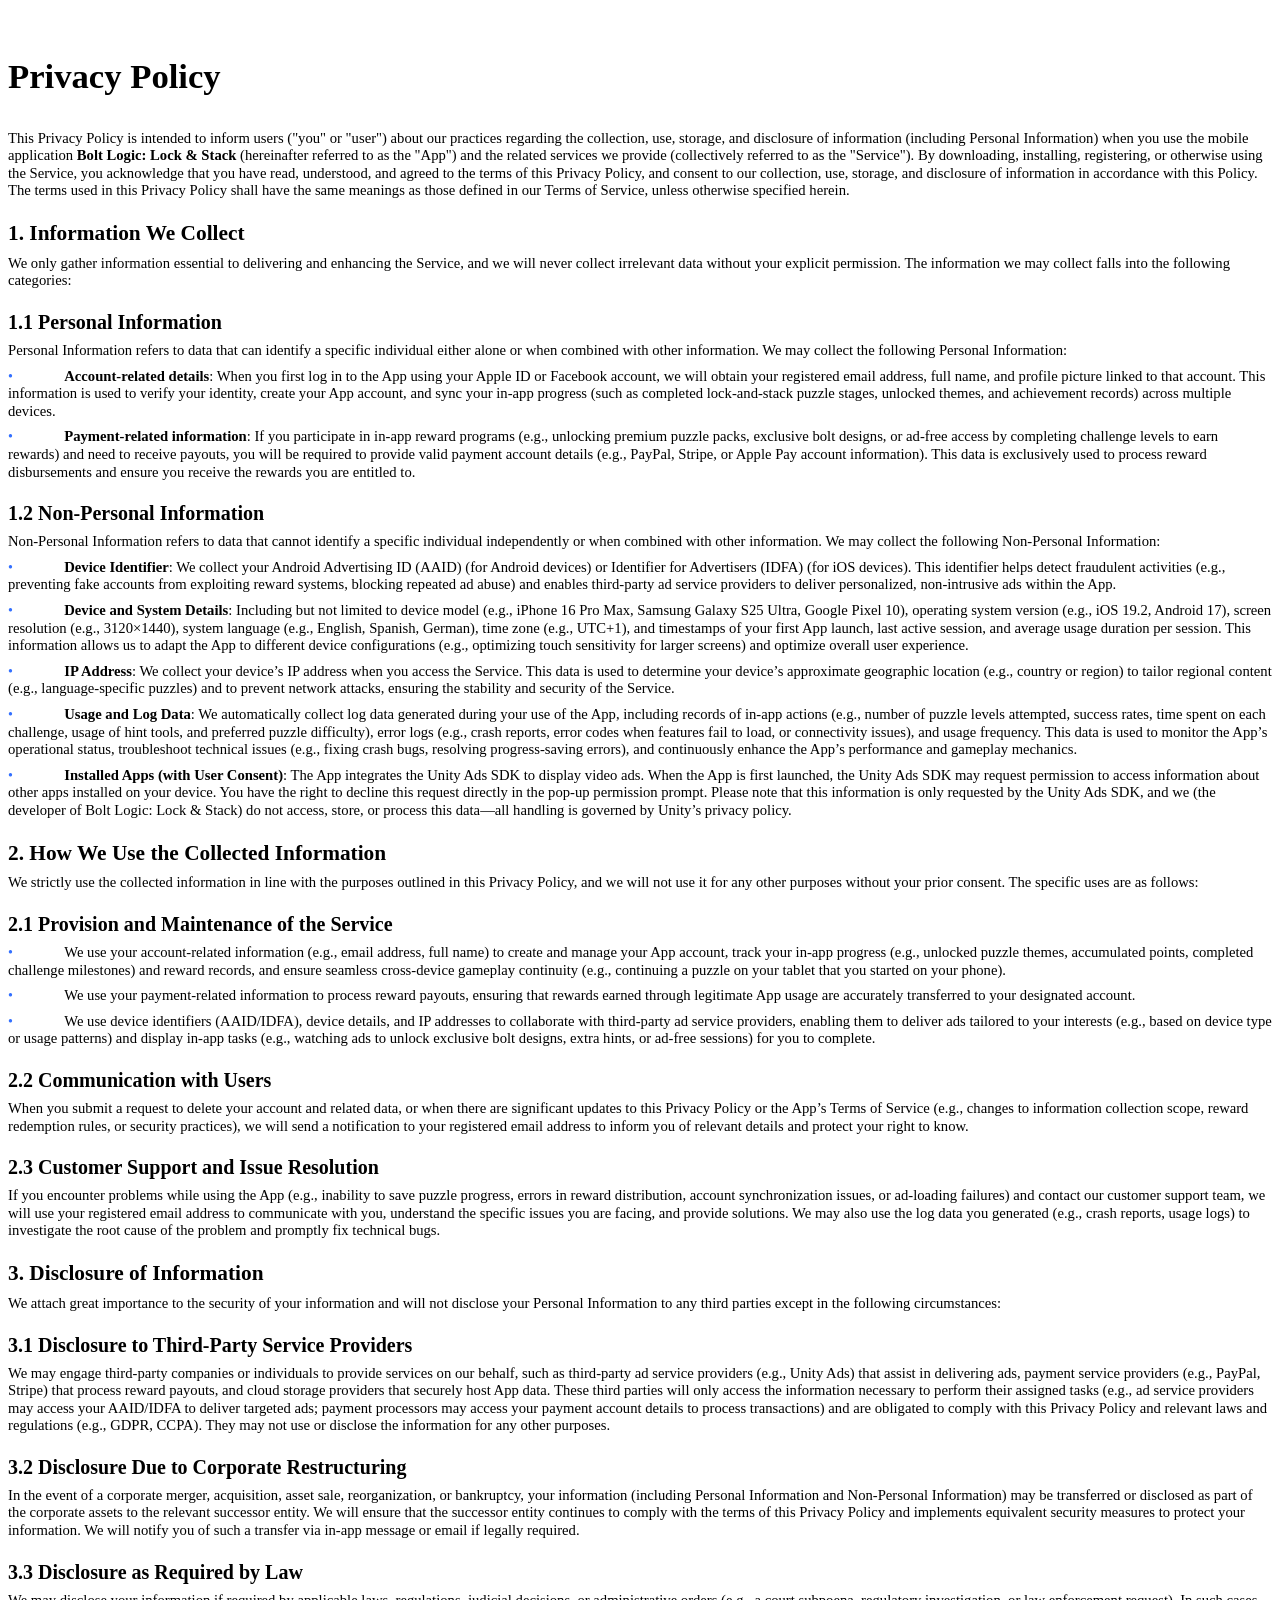
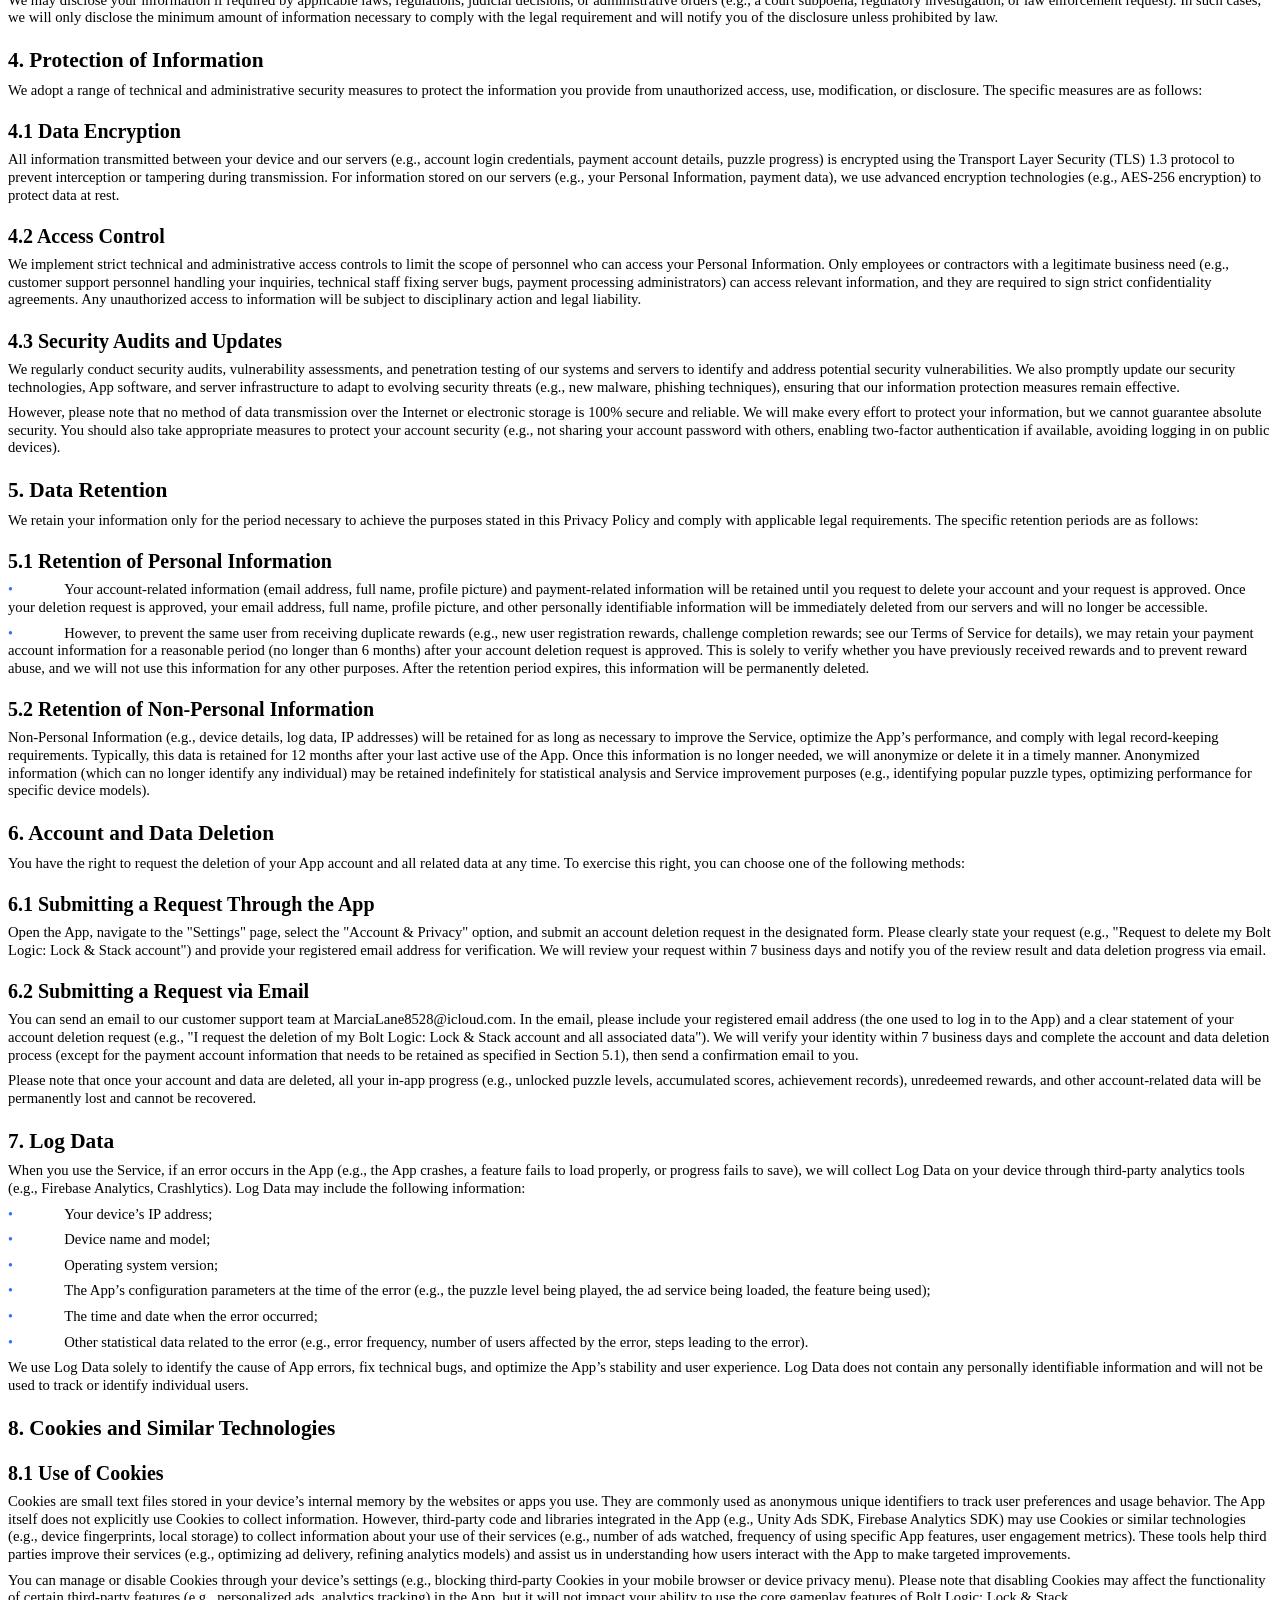
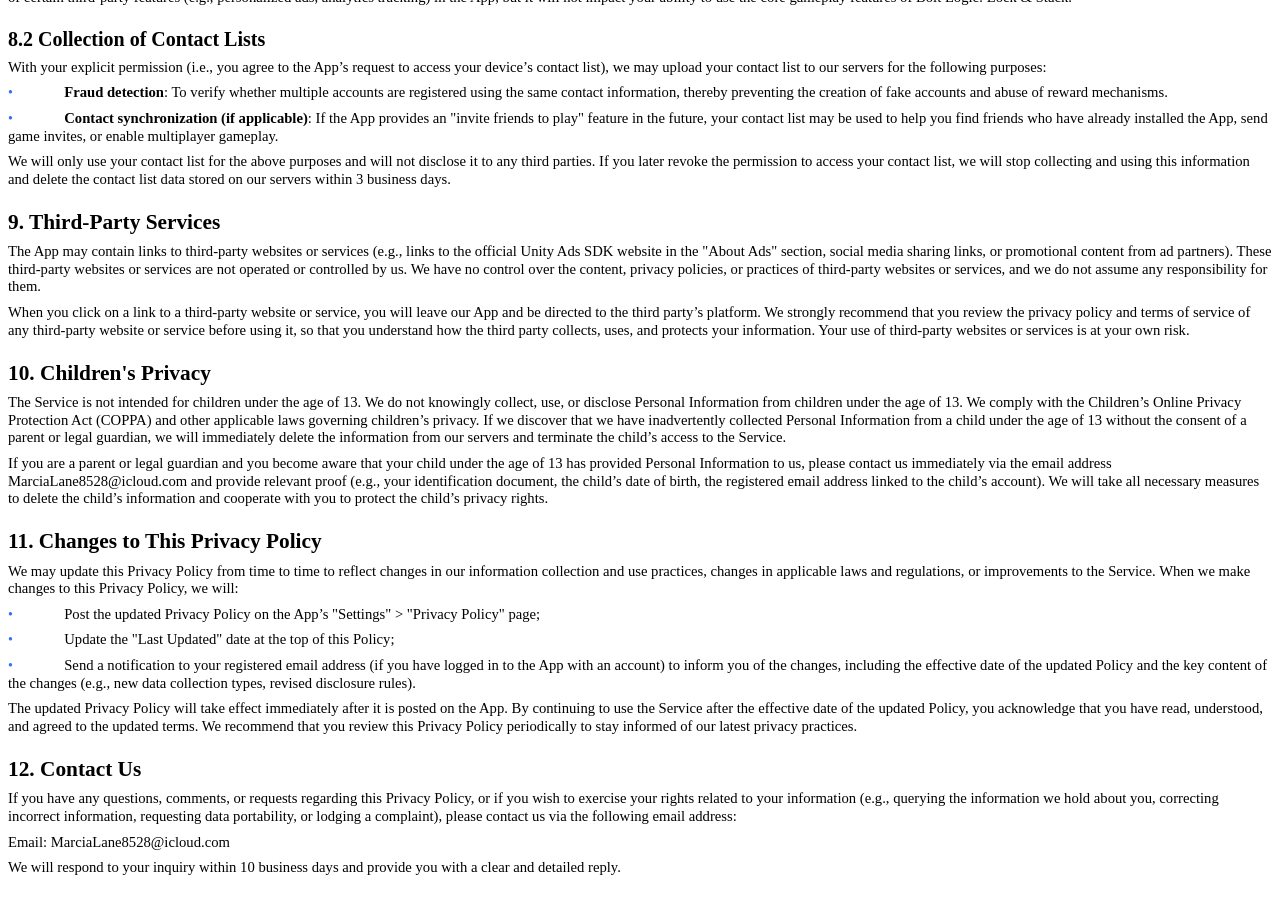
<file: bolt_logic/privacy.html>
<html><head><meta http-equiv="Content-Type" content="text/html; charset=utf-8" /><meta http-equiv="Content-Style-Type" content="text/css" /><meta name="generator" content="Aspose.Words for .NET 17.1.0.0" /><title></title></head><body><div><div style="-aw-headerfooter-type:header-primary"><p style="margin-top:0pt; margin-bottom:0pt; text-align:justify; widows:0; orphans:0; font-size:10.5pt"><span style="font-family:Calibri">&#xa0;</span></p></div><p style="margin-top:24pt; margin-bottom:24pt; text-align:justify; line-height:120%; widows:0; orphans:0; font-size:26pt"><span style="font-family:'Segoe UI'; font-weight:bold">Privacy Policy</span></p><p style="margin-top:6pt; margin-bottom:6pt; line-height:120%; widows:0; orphans:0; font-size:11pt"><span style="font-family:'Segoe UI'">This Privacy Policy is intended to inform users ("you" or "user") about our practices regarding the collection, use, storage, and disclosure of information (including Personal Information) when you use the mobile application </span><span style="font-family:'Segoe UI'; font-weight:bold">Bolt Logic: Lock &amp; Stack</span><span style="font-family:'Segoe UI'"> (hereinafter referred to as the "App") and the related services we provide (collectively referred to as the "Service"). By downloading, installing, registering, or otherwise using the Service, you acknowledge that you have read, understood, and agreed to the terms of this Privacy Policy, and consent to our collection, use, storage, and disclosure of information in accordance with this Policy. The terms used in this Privacy Policy shall have the same meanings as those defined in our Terms of Service, unless otherwise specified herein.</span></p><p style="margin-top:16pt; margin-bottom:6pt; line-height:120%; widows:0; orphans:0; font-size:16pt"><a name="heading_0"><span style="font-family:'Segoe UI'; font-weight:bold">1. Information We Collect</span></a></p><p style="margin-top:6pt; margin-bottom:6pt; line-height:120%; widows:0; orphans:0; font-size:11pt"><span style="font-family:'Segoe UI'">We only gather information essential to delivering and enhancing the Service, and we will never collect irrelevant data without your explicit permission. The information we may collect falls into the following categories:</span></p><p style="margin-top:15pt; margin-bottom:6pt; line-height:120%; widows:0; orphans:0; font-size:15pt"><a name="heading_1"><span style="font-family:'Segoe UI'; font-weight:bold">1.1 Personal Information</span></a></p><p style="margin-top:6pt; margin-bottom:6pt; line-height:120%; widows:0; orphans:0; font-size:11pt"><span style="font-family:'Segoe UI'">Personal Information refers to data that can identify a specific individual either alone or when combined with other information. We may collect the following Personal Information:</span></p><p style="margin-top:6pt; margin-bottom:6pt; line-height:120%; widows:0; orphans:0; font-size:11pt"><span style="font-family:'Segoe UI'; font-size:10.5pt; color:#3370ff">•</span><span style="font:7pt 'Times New Roman'">&#xa0;&#xa0;&#xa0;&#xa0;&#xa0;&#xa0;&#xa0;&#xa0;&#xa0;&#xa0;&#xa0;&#xa0;&#xa0;&#xa0;&#xa0;&#xa0;&#xa0;&#xa0;&#xa0;&#xa0;&#xa0; </span><span style="font-family:'Segoe UI'; font-weight:bold">Account-related details</span><span style="font-family:'Segoe UI'">: When you first log in to the App using your Apple ID or Facebook account, we will obtain your registered email address, full name, and profile picture linked to that account. This information is used to verify your identity, create your App account, and sync your in-app progress (such as completed lock-and-stack puzzle stages, unlocked themes, and achievement records) across multiple devices.</span></p><p style="margin-top:6pt; margin-bottom:6pt; line-height:120%; widows:0; orphans:0; font-size:11pt"><span style="font-family:'Segoe UI'; font-size:10.5pt; color:#3370ff">•</span><span style="font:7pt 'Times New Roman'">&#xa0;&#xa0;&#xa0;&#xa0;&#xa0;&#xa0;&#xa0;&#xa0;&#xa0;&#xa0;&#xa0;&#xa0;&#xa0;&#xa0;&#xa0;&#xa0;&#xa0;&#xa0;&#xa0;&#xa0;&#xa0; </span><span style="font-family:'Segoe UI'; font-weight:bold">Payment-related information</span><span style="font-family:'Segoe UI'">: If you participate in in-app reward programs (e.g., unlocking premium puzzle packs, exclusive bolt designs, or ad-free access by completing challenge levels to earn rewards) and need to receive payouts, you will be required to provide valid payment account details (e.g., PayPal, Stripe, or Apple Pay account information). This data is exclusively used to process reward disbursements and ensure you receive the rewards you are entitled to.</span></p><p style="margin-top:15pt; margin-bottom:6pt; line-height:120%; widows:0; orphans:0; font-size:15pt"><a name="heading_2"><span style="font-family:'Segoe UI'; font-weight:bold">1.2 Non-Personal Information</span></a></p><p style="margin-top:6pt; margin-bottom:6pt; line-height:120%; widows:0; orphans:0; font-size:11pt"><span style="font-family:'Segoe UI'">Non-Personal Information refers to data that cannot identify a specific individual independently or when combined with other information. We may collect the following Non-Personal Information:</span></p><p style="margin-top:6pt; margin-bottom:6pt; line-height:120%; widows:0; orphans:0; font-size:11pt"><span style="font-family:'Segoe UI'; font-size:10.5pt; color:#3370ff">•</span><span style="font:7pt 'Times New Roman'">&#xa0;&#xa0;&#xa0;&#xa0;&#xa0;&#xa0;&#xa0;&#xa0;&#xa0;&#xa0;&#xa0;&#xa0;&#xa0;&#xa0;&#xa0;&#xa0;&#xa0;&#xa0;&#xa0;&#xa0;&#xa0; </span><span style="font-family:'Segoe UI'; font-weight:bold">Device Identifier</span><span style="font-family:'Segoe UI'">: We collect your Android Advertising ID (AAID) (for Android devices) or Identifier for Advertisers (IDFA) (for iOS devices). This identifier helps detect fraudulent activities (e.g., preventing fake accounts from exploiting reward systems, blocking repeated ad abuse) and enables third-party ad service providers to deliver personalized, non-intrusive ads within the App.</span></p><p style="margin-top:6pt; margin-bottom:6pt; line-height:120%; widows:0; orphans:0; font-size:11pt"><span style="font-family:'Segoe UI'; font-size:10.5pt; color:#3370ff">•</span><span style="font:7pt 'Times New Roman'">&#xa0;&#xa0;&#xa0;&#xa0;&#xa0;&#xa0;&#xa0;&#xa0;&#xa0;&#xa0;&#xa0;&#xa0;&#xa0;&#xa0;&#xa0;&#xa0;&#xa0;&#xa0;&#xa0;&#xa0;&#xa0; </span><span style="font-family:'Segoe UI'; font-weight:bold">Device and System Details</span><span style="font-family:'Segoe UI'">: Including but not limited to device model (e.g., iPhone 16 Pro Max, Samsung Galaxy S25 Ultra, Google Pixel 10), operating system version (e.g., iOS 19.2, Android 17), screen resolution (e.g., 3120×1440), system language (e.g., English, Spanish, German), time zone (e.g., UTC+1), and timestamps of your first App launch, last active session, and average usage duration per session. This information allows us to adapt the App to different device configurations (e.g., optimizing touch sensitivity for larger screens) and optimize overall user experience.</span></p><p style="margin-top:6pt; margin-bottom:6pt; line-height:120%; widows:0; orphans:0; font-size:11pt"><span style="font-family:'Segoe UI'; font-size:10.5pt; color:#3370ff">•</span><span style="font:7pt 'Times New Roman'">&#xa0;&#xa0;&#xa0;&#xa0;&#xa0;&#xa0;&#xa0;&#xa0;&#xa0;&#xa0;&#xa0;&#xa0;&#xa0;&#xa0;&#xa0;&#xa0;&#xa0;&#xa0;&#xa0;&#xa0;&#xa0; </span><span style="font-family:'Segoe UI'; font-weight:bold">IP Address</span><span style="font-family:'Segoe UI'">: We collect your device’s IP address when you access the Service. This data is used to determine your device’s approximate geographic location (e.g., country or region) to tailor regional content (e.g., language-specific puzzles) and to prevent network attacks, ensuring the stability and security of the Service.</span></p><p style="margin-top:6pt; margin-bottom:6pt; line-height:120%; widows:0; orphans:0; font-size:11pt"><span style="font-family:'Segoe UI'; font-size:10.5pt; color:#3370ff">•</span><span style="font:7pt 'Times New Roman'">&#xa0;&#xa0;&#xa0;&#xa0;&#xa0;&#xa0;&#xa0;&#xa0;&#xa0;&#xa0;&#xa0;&#xa0;&#xa0;&#xa0;&#xa0;&#xa0;&#xa0;&#xa0;&#xa0;&#xa0;&#xa0; </span><span style="font-family:'Segoe UI'; font-weight:bold">Usage and Log Data</span><span style="font-family:'Segoe UI'">: We automatically collect log data generated during your use of the App, including records of in-app actions (e.g., number of puzzle levels attempted, success rates, time spent on each challenge, usage of hint tools, and preferred puzzle difficulty), error logs (e.g., crash reports, error codes when features fail to load, or connectivity issues), and usage frequency. This data is used to monitor the App’s operational status, troubleshoot technical issues (e.g., fixing crash bugs, resolving progress-saving errors), and continuously enhance the App’s performance and gameplay mechanics.</span></p><p style="margin-top:6pt; margin-bottom:6pt; line-height:120%; widows:0; orphans:0; font-size:11pt"><span style="font-family:'Segoe UI'; font-size:10.5pt; color:#3370ff">•</span><span style="font:7pt 'Times New Roman'">&#xa0;&#xa0;&#xa0;&#xa0;&#xa0;&#xa0;&#xa0;&#xa0;&#xa0;&#xa0;&#xa0;&#xa0;&#xa0;&#xa0;&#xa0;&#xa0;&#xa0;&#xa0;&#xa0;&#xa0;&#xa0; </span><span style="font-family:'Segoe UI'; font-weight:bold">Installed Apps (with User Consent)</span><span style="font-family:'Segoe UI'">: The App integrates the Unity Ads SDK to display video ads. When the App is first launched, the Unity Ads SDK may request permission to access information about other apps installed on your device. You have the right to decline this request directly in the pop-up permission prompt. Please note that this information is only requested by the Unity Ads SDK, and we (the developer of Bolt Logic: Lock &amp; Stack) do not access, store, or process this data—all handling is governed by Unity’s privacy policy.</span></p><p style="margin-top:16pt; margin-bottom:6pt; line-height:120%; widows:0; orphans:0; font-size:16pt"><a name="heading_3"><span style="font-family:'Segoe UI'; font-weight:bold">2. How We Use the Collected Information</span></a></p><p style="margin-top:6pt; margin-bottom:6pt; line-height:120%; widows:0; orphans:0; font-size:11pt"><span style="font-family:'Segoe UI'">We strictly use the collected information in line with the purposes outlined in this Privacy Policy, and we will not use it for any other purposes without your prior consent. The specific uses are as follows:</span></p><p style="margin-top:15pt; margin-bottom:6pt; line-height:120%; widows:0; orphans:0; font-size:15pt"><a name="heading_4"><span style="font-family:'Segoe UI'; font-weight:bold">2.1 Provision and Maintenance of the Service</span></a></p><p style="margin-top:6pt; margin-bottom:6pt; line-height:120%; widows:0; orphans:0; font-size:11pt"><span style="font-family:'Segoe UI'; font-size:10.5pt; color:#3370ff">•</span><span style="font:7pt 'Times New Roman'">&#xa0;&#xa0;&#xa0;&#xa0;&#xa0;&#xa0;&#xa0;&#xa0;&#xa0;&#xa0;&#xa0;&#xa0;&#xa0;&#xa0;&#xa0;&#xa0;&#xa0;&#xa0;&#xa0;&#xa0;&#xa0; </span><span style="font-family:'Segoe UI'">We use your account-related information (e.g., email address, full name) to create and manage your App account, track your in-app progress (e.g., unlocked puzzle themes, accumulated points, completed challenge milestones) and reward records, and ensure seamless cross-device gameplay continuity (e.g., continuing a puzzle on your tablet that you started on your phone).</span></p><p style="margin-top:6pt; margin-bottom:6pt; line-height:120%; widows:0; orphans:0; font-size:11pt"><span style="font-family:'Segoe UI'; font-size:10.5pt; color:#3370ff">•</span><span style="font:7pt 'Times New Roman'">&#xa0;&#xa0;&#xa0;&#xa0;&#xa0;&#xa0;&#xa0;&#xa0;&#xa0;&#xa0;&#xa0;&#xa0;&#xa0;&#xa0;&#xa0;&#xa0;&#xa0;&#xa0;&#xa0;&#xa0;&#xa0; </span><span style="font-family:'Segoe UI'">We use your payment-related information to process reward payouts, ensuring that rewards earned through legitimate App usage are accurately transferred to your designated account.</span></p><p style="margin-top:6pt; margin-bottom:6pt; line-height:120%; widows:0; orphans:0; font-size:11pt"><span style="font-family:'Segoe UI'; font-size:10.5pt; color:#3370ff">•</span><span style="font:7pt 'Times New Roman'">&#xa0;&#xa0;&#xa0;&#xa0;&#xa0;&#xa0;&#xa0;&#xa0;&#xa0;&#xa0;&#xa0;&#xa0;&#xa0;&#xa0;&#xa0;&#xa0;&#xa0;&#xa0;&#xa0;&#xa0;&#xa0; </span><span style="font-family:'Segoe UI'">We use device identifiers (AAID/IDFA), device details, and IP addresses to collaborate with third-party ad service providers, enabling them to deliver ads tailored to your interests (e.g., based on device type or usage patterns) and display in-app tasks (e.g., watching ads to unlock exclusive bolt designs, extra hints, or ad-free sessions) for you to complete.</span></p><p style="margin-top:15pt; margin-bottom:6pt; line-height:120%; widows:0; orphans:0; font-size:15pt"><a name="heading_5"><span style="font-family:'Segoe UI'; font-weight:bold">2.2 Communication with Users</span></a></p><p style="margin-top:6pt; margin-bottom:6pt; line-height:120%; widows:0; orphans:0; font-size:11pt"><span style="font-family:'Segoe UI'">When you submit a request to delete your account and related data, or when there are significant updates to this Privacy Policy or the App’s Terms of Service (e.g., changes to information collection scope, reward redemption rules, or security practices), we will send a notification to your registered email address to inform you of relevant details and protect your right to know.</span></p><p style="margin-top:15pt; margin-bottom:6pt; line-height:120%; widows:0; orphans:0; font-size:15pt"><a name="heading_6"><span style="font-family:'Segoe UI'; font-weight:bold">2.3 Customer Support and Issue Resolution</span></a></p><p style="margin-top:6pt; margin-bottom:6pt; line-height:120%; widows:0; orphans:0; font-size:11pt"><span style="font-family:'Segoe UI'">If you encounter problems while using the App (e.g., inability to save puzzle progress, errors in reward distribution, account synchronization issues, or ad-loading failures) and contact our customer support team, we will use your registered email address to communicate with you, understand the specific issues you are facing, and provide solutions. We may also use the log data you generated (e.g., crash reports, usage logs) to investigate the root cause of the problem and promptly fix technical bugs.</span></p><p style="margin-top:16pt; margin-bottom:6pt; line-height:120%; widows:0; orphans:0; font-size:16pt"><a name="heading_7"><span style="font-family:'Segoe UI'; font-weight:bold">3. Disclosure of Information</span></a></p><p style="margin-top:6pt; margin-bottom:6pt; line-height:120%; widows:0; orphans:0; font-size:11pt"><span style="font-family:'Segoe UI'">We attach great importance to the security of your information and will not disclose your Personal Information to any third parties except in the following circumstances:</span></p><p style="margin-top:15pt; margin-bottom:6pt; line-height:120%; widows:0; orphans:0; font-size:15pt"><a name="heading_8"><span style="font-family:'Segoe UI'; font-weight:bold">3.1 Disclosure to Third-Party Service Providers</span></a></p><p style="margin-top:6pt; margin-bottom:6pt; line-height:120%; widows:0; orphans:0; font-size:11pt"><span style="font-family:'Segoe UI'">We may engage third-party companies or individuals to provide services on our behalf, such as third-party ad service providers (e.g., Unity Ads) that assist in delivering ads, payment service providers (e.g., PayPal, Stripe) that process reward payouts, and cloud storage providers that securely host App data. These third parties will only access the information necessary to perform their assigned tasks (e.g., ad service providers may access your AAID/IDFA to deliver targeted ads; payment processors may access your payment account details to process transactions) and are obligated to comply with this Privacy Policy and relevant laws and regulations (e.g., GDPR, CCPA). They may not use or disclose the information for any other purposes.</span></p><p style="margin-top:15pt; margin-bottom:6pt; line-height:120%; widows:0; orphans:0; font-size:15pt"><a name="heading_9"><span style="font-family:'Segoe UI'; font-weight:bold">3.2 Disclosure Due to Corporate Restructuring</span></a></p><p style="margin-top:6pt; margin-bottom:6pt; line-height:120%; widows:0; orphans:0; font-size:11pt"><span style="font-family:'Segoe UI'">In the event of a corporate merger, acquisition, asset sale, reorganization, or bankruptcy, your information (including Personal Information and Non-Personal Information) may be transferred or disclosed as part of the corporate assets to the relevant successor entity. We will ensure that the successor entity continues to comply with the terms of this Privacy Policy and implements equivalent security measures to protect your information. We will notify you of such a transfer via in-app message or email if legally required.</span></p><p style="margin-top:15pt; margin-bottom:6pt; line-height:120%; widows:0; orphans:0; font-size:15pt"><a name="heading_10"><span style="font-family:'Segoe UI'; font-weight:bold">3.3 Disclosure as Required by Law</span></a></p><p style="margin-top:6pt; margin-bottom:6pt; line-height:120%; widows:0; orphans:0; font-size:11pt"><span style="font-family:'Segoe UI'">We may disclose your information if required by applicable laws, regulations, judicial decisions, or administrative orders (e.g., a court subpoena, regulatory investigation, or law enforcement request). In such cases, we will only disclose the minimum amount of information necessary to comply with the legal requirement and will notify you of the disclosure unless prohibited by law.</span></p><p style="margin-top:16pt; margin-bottom:6pt; line-height:120%; widows:0; orphans:0; font-size:16pt"><a name="heading_11"><span style="font-family:'Segoe UI'; font-weight:bold">4. Protection of Information</span></a></p><p style="margin-top:6pt; margin-bottom:6pt; line-height:120%; widows:0; orphans:0; font-size:11pt"><span style="font-family:'Segoe UI'">We adopt a range of technical and administrative security measures to protect the information you provide from unauthorized access, use, modification, or disclosure. The specific measures are as follows:</span></p><p style="margin-top:15pt; margin-bottom:6pt; line-height:120%; widows:0; orphans:0; font-size:15pt"><a name="heading_12"><span style="font-family:'Segoe UI'; font-weight:bold">4.1 Data Encryption</span></a></p><p style="margin-top:6pt; margin-bottom:6pt; line-height:120%; widows:0; orphans:0; font-size:11pt"><span style="font-family:'Segoe UI'">All information transmitted between your device and our servers (e.g., account login credentials, payment account details, puzzle progress) is encrypted using the Transport Layer Security (TLS) 1.3 protocol to prevent interception or tampering during transmission. For information stored on our servers (e.g., your Personal Information, payment data), we use advanced encryption technologies (e.g., AES-256 encryption) to protect data at rest.</span></p><p style="margin-top:15pt; margin-bottom:6pt; line-height:120%; widows:0; orphans:0; font-size:15pt"><a name="heading_13"><span style="font-family:'Segoe UI'; font-weight:bold">4.2 Access Control</span></a></p><p style="margin-top:6pt; margin-bottom:6pt; line-height:120%; widows:0; orphans:0; font-size:11pt"><span style="font-family:'Segoe UI'">We implement strict technical and administrative access controls to limit the scope of personnel who can access your Personal Information. Only employees or contractors with a legitimate business need (e.g., customer support personnel handling your inquiries, technical staff fixing server bugs, payment processing administrators) can access relevant information, and they are required to sign strict confidentiality agreements. Any unauthorized access to information will be subject to disciplinary action and legal liability.</span></p><p style="margin-top:15pt; margin-bottom:6pt; line-height:120%; widows:0; orphans:0; font-size:15pt"><a name="heading_14"><span style="font-family:'Segoe UI'; font-weight:bold">4.3 Security Audits and Updates</span></a></p><p style="margin-top:6pt; margin-bottom:6pt; line-height:120%; widows:0; orphans:0; font-size:11pt"><span style="font-family:'Segoe UI'">We regularly conduct security audits, vulnerability assessments, and penetration testing of our systems and servers to identify and address potential security vulnerabilities. We also promptly update our security technologies, App software, and server infrastructure to adapt to evolving security threats (e.g., new malware, phishing techniques), ensuring that our information protection measures remain effective.</span></p><p style="margin-top:6pt; margin-bottom:6pt; line-height:120%; widows:0; orphans:0; font-size:11pt"><span style="font-family:'Segoe UI'">However, please note that no method of data transmission over the Internet or electronic storage is 100% secure and reliable. We will make every effort to protect your information, but we cannot guarantee absolute security. You should also take appropriate measures to protect your account security (e.g., not sharing your account password with others, enabling two-factor authentication if available, avoiding logging in on public devices).</span></p><p style="margin-top:16pt; margin-bottom:6pt; line-height:120%; widows:0; orphans:0; font-size:16pt"><a name="heading_15"><span style="font-family:'Segoe UI'; font-weight:bold">5. Data Retention</span></a></p><p style="margin-top:6pt; margin-bottom:6pt; line-height:120%; widows:0; orphans:0; font-size:11pt"><span style="font-family:'Segoe UI'">We retain your information only for the period necessary to achieve the purposes stated in this Privacy Policy and comply with applicable legal requirements. The specific retention periods are as follows:</span></p><p style="margin-top:15pt; margin-bottom:6pt; line-height:120%; widows:0; orphans:0; font-size:15pt"><a name="heading_16"><span style="font-family:'Segoe UI'; font-weight:bold">5.1 Retention of Personal Information</span></a></p><p style="margin-top:6pt; margin-bottom:6pt; line-height:120%; widows:0; orphans:0; font-size:11pt"><span style="font-family:'Segoe UI'; font-size:10.5pt; color:#3370ff">•</span><span style="font:7pt 'Times New Roman'">&#xa0;&#xa0;&#xa0;&#xa0;&#xa0;&#xa0;&#xa0;&#xa0;&#xa0;&#xa0;&#xa0;&#xa0;&#xa0;&#xa0;&#xa0;&#xa0;&#xa0;&#xa0;&#xa0;&#xa0;&#xa0; </span><span style="font-family:'Segoe UI'">Your account-related information (email address, full name, profile picture) and payment-related information will be retained until you request to delete your account and your request is approved. Once your deletion request is approved, your email address, full name, profile picture, and other personally identifiable information will be immediately deleted from our servers and will no longer be accessible.</span></p><p style="margin-top:6pt; margin-bottom:6pt; line-height:120%; widows:0; orphans:0; font-size:11pt"><span style="font-family:'Segoe UI'; font-size:10.5pt; color:#3370ff">•</span><span style="font:7pt 'Times New Roman'">&#xa0;&#xa0;&#xa0;&#xa0;&#xa0;&#xa0;&#xa0;&#xa0;&#xa0;&#xa0;&#xa0;&#xa0;&#xa0;&#xa0;&#xa0;&#xa0;&#xa0;&#xa0;&#xa0;&#xa0;&#xa0; </span><span style="font-family:'Segoe UI'">However, to prevent the same user from receiving duplicate rewards (e.g., new user registration rewards, challenge completion rewards; see our Terms of Service for details), we may retain your payment account information for a reasonable period (no longer than 6 months) after your account deletion request is approved. This is solely to verify whether you have previously received rewards and to prevent reward abuse, and we will not use this information for any other purposes. After the retention period expires, this information will be permanently deleted.</span></p><p style="margin-top:15pt; margin-bottom:6pt; line-height:120%; widows:0; orphans:0; font-size:15pt"><a name="heading_17"><span style="font-family:'Segoe UI'; font-weight:bold">5.2 Retention of Non-Personal Information</span></a></p><p style="margin-top:6pt; margin-bottom:6pt; line-height:120%; widows:0; orphans:0; font-size:11pt"><span style="font-family:'Segoe UI'">Non-Personal Information (e.g., device details, log data, IP addresses) will be retained for as long as necessary to improve the Service, optimize the App’s performance, and comply with legal record-keeping requirements. Typically, this data is retained for 12 months after your last active use of the App. Once this information is no longer needed, we will anonymize or delete it in a timely manner. Anonymized information (which can no longer identify any individual) may be retained indefinitely for statistical analysis and Service improvement purposes (e.g., identifying popular puzzle types, optimizing performance for specific device models).</span></p><p style="margin-top:16pt; margin-bottom:6pt; line-height:120%; widows:0; orphans:0; font-size:16pt"><a name="heading_18"><span style="font-family:'Segoe UI'; font-weight:bold">6. Account and Data Deletion</span></a></p><p style="margin-top:6pt; margin-bottom:6pt; line-height:120%; widows:0; orphans:0; font-size:11pt"><span style="font-family:'Segoe UI'">You have the right to request the deletion of your App account and all related data at any time. To exercise this right, you can choose one of the following methods:</span></p><p style="margin-top:15pt; margin-bottom:6pt; line-height:120%; widows:0; orphans:0; font-size:15pt"><a name="heading_19"><span style="font-family:'Segoe UI'; font-weight:bold">6.1 Submitting a Request Through the App</span></a></p><p style="margin-top:6pt; margin-bottom:6pt; line-height:120%; widows:0; orphans:0; font-size:11pt"><span style="font-family:'Segoe UI'">Open the App, navigate to the "Settings" page, select the "Account &amp; Privacy" option, and submit an account deletion request in the designated form. Please clearly state your request (e.g., "Request to delete my Bolt Logic: Lock &amp; Stack account") and provide your registered email address for verification. We will review your request within 7 business days and notify you of the review result and data deletion progress via email.</span></p><p style="margin-top:15pt; margin-bottom:6pt; line-height:120%; widows:0; orphans:0; font-size:15pt"><a name="heading_20"><span style="font-family:'Segoe UI'; font-weight:bold">6.2 Submitting a Request via Email</span></a></p><p style="margin-top:6pt; margin-bottom:6pt; line-height:120%; widows:0; orphans:0; font-size:11pt"><span style="font-family:'Segoe UI'">You can send an email to our customer support team at </span><a href="mailto:MarciaLane8528@icloud.com" style="text-decoration:none"><span style="font-family:'Segoe UI'; color:#000000">MarciaLane8528@icloud.com</span></a><span style="font-family:'Segoe UI'">.</span><span style="font-family:'Segoe UI'"> In the email, please include your registered email address (the one used to log in to the App) and a clear statement of your account deletion request (e.g., "I request the deletion of my Bolt Logic: Lock &amp; Stack account and all associated data"). We will verify your identity within 7 business days and complete the account and data deletion process (except for the payment account information that needs to be retained as specified in Section 5.1), then send a confirmation email to you.</span></p><p style="margin-top:6pt; margin-bottom:6pt; line-height:120%; widows:0; orphans:0; font-size:11pt"><span style="font-family:'Segoe UI'">Please note that once your account and data are deleted, all your in-app progress (e.g., unlocked puzzle levels, accumulated scores, achievement records), unredeemed rewards, and other account-related data will be permanently lost and cannot be recovered.</span></p><p style="margin-top:16pt; margin-bottom:6pt; line-height:120%; widows:0; orphans:0; font-size:16pt"><a name="heading_21"><span style="font-family:'Segoe UI'; font-weight:bold">7. Log Data</span></a></p><p style="margin-top:6pt; margin-bottom:6pt; line-height:120%; widows:0; orphans:0; font-size:11pt"><span style="font-family:'Segoe UI'">When you use the Service, if an error occurs in the App (e.g., the App crashes, a feature fails to load properly, or progress fails to save), we will collect Log Data on your device through third-party analytics tools (e.g., Firebase Analytics, Crashlytics). Log Data may include the following information:</span></p><p style="margin-top:6pt; margin-bottom:6pt; line-height:120%; widows:0; orphans:0; font-size:11pt"><span style="font-family:'Segoe UI'; font-size:10.5pt; color:#3370ff">•</span><span style="font:7pt 'Times New Roman'">&#xa0;&#xa0;&#xa0;&#xa0;&#xa0;&#xa0;&#xa0;&#xa0;&#xa0;&#xa0;&#xa0;&#xa0;&#xa0;&#xa0;&#xa0;&#xa0;&#xa0;&#xa0;&#xa0;&#xa0;&#xa0; </span><span style="font-family:'Segoe UI'">Your device’s IP address;</span></p><p style="margin-top:6pt; margin-bottom:6pt; line-height:120%; widows:0; orphans:0; font-size:11pt"><span style="font-family:'Segoe UI'; font-size:10.5pt; color:#3370ff">•</span><span style="font:7pt 'Times New Roman'">&#xa0;&#xa0;&#xa0;&#xa0;&#xa0;&#xa0;&#xa0;&#xa0;&#xa0;&#xa0;&#xa0;&#xa0;&#xa0;&#xa0;&#xa0;&#xa0;&#xa0;&#xa0;&#xa0;&#xa0;&#xa0; </span><span style="font-family:'Segoe UI'">Device name and model;</span></p><p style="margin-top:6pt; margin-bottom:6pt; line-height:120%; widows:0; orphans:0; font-size:11pt"><span style="font-family:'Segoe UI'; font-size:10.5pt; color:#3370ff">•</span><span style="font:7pt 'Times New Roman'">&#xa0;&#xa0;&#xa0;&#xa0;&#xa0;&#xa0;&#xa0;&#xa0;&#xa0;&#xa0;&#xa0;&#xa0;&#xa0;&#xa0;&#xa0;&#xa0;&#xa0;&#xa0;&#xa0;&#xa0;&#xa0; </span><span style="font-family:'Segoe UI'">Operating system version;</span></p><p style="margin-top:6pt; margin-bottom:6pt; line-height:120%; widows:0; orphans:0; font-size:11pt"><span style="font-family:'Segoe UI'; font-size:10.5pt; color:#3370ff">•</span><span style="font:7pt 'Times New Roman'">&#xa0;&#xa0;&#xa0;&#xa0;&#xa0;&#xa0;&#xa0;&#xa0;&#xa0;&#xa0;&#xa0;&#xa0;&#xa0;&#xa0;&#xa0;&#xa0;&#xa0;&#xa0;&#xa0;&#xa0;&#xa0; </span><span style="font-family:'Segoe UI'">The App’s configuration parameters at the time of the error (e.g., the puzzle level being played, the ad service being loaded, the feature being used);</span></p><p style="margin-top:6pt; margin-bottom:6pt; line-height:120%; widows:0; orphans:0; font-size:11pt"><span style="font-family:'Segoe UI'; font-size:10.5pt; color:#3370ff">•</span><span style="font:7pt 'Times New Roman'">&#xa0;&#xa0;&#xa0;&#xa0;&#xa0;&#xa0;&#xa0;&#xa0;&#xa0;&#xa0;&#xa0;&#xa0;&#xa0;&#xa0;&#xa0;&#xa0;&#xa0;&#xa0;&#xa0;&#xa0;&#xa0; </span><span style="font-family:'Segoe UI'">The time and date when the error occurred;</span></p><p style="margin-top:6pt; margin-bottom:6pt; line-height:120%; widows:0; orphans:0; font-size:11pt"><span style="font-family:'Segoe UI'; font-size:10.5pt; color:#3370ff">•</span><span style="font:7pt 'Times New Roman'">&#xa0;&#xa0;&#xa0;&#xa0;&#xa0;&#xa0;&#xa0;&#xa0;&#xa0;&#xa0;&#xa0;&#xa0;&#xa0;&#xa0;&#xa0;&#xa0;&#xa0;&#xa0;&#xa0;&#xa0;&#xa0; </span><span style="font-family:'Segoe UI'">Other statistical data related to the error (e.g., error frequency, number of users affected by the error, steps leading to the error).</span></p><p style="margin-top:6pt; margin-bottom:6pt; line-height:120%; widows:0; orphans:0; font-size:11pt"><span style="font-family:'Segoe UI'">We use Log Data solely to identify the cause of App errors, fix technical bugs, and optimize the App’s stability and user experience. Log Data does not contain any personally identifiable information and will not be used to track or identify individual users.</span></p><p style="margin-top:16pt; margin-bottom:6pt; line-height:120%; widows:0; orphans:0; font-size:16pt"><a name="heading_22"><span style="font-family:'Segoe UI'; font-weight:bold">8. Cookies and Similar Technologies</span></a></p><p style="margin-top:15pt; margin-bottom:6pt; line-height:120%; widows:0; orphans:0; font-size:15pt"><a name="heading_23"><span style="font-family:'Segoe UI'; font-weight:bold">8.1 Use of Cookies</span></a></p><p style="margin-top:6pt; margin-bottom:6pt; line-height:120%; widows:0; orphans:0; font-size:11pt"><span style="font-family:'Segoe UI'">Cookies are small text files stored in your device’s internal memory by the websites or apps you use. They are commonly used as anonymous unique identifiers to track user preferences and usage behavior. The App itself does not explicitly use Cookies to collect information. However, third-party code and libraries integrated in the App (e.g., Unity Ads SDK, Firebase Analytics SDK) may use Cookies or similar technologies (e.g., device fingerprints, local storage) to collect information about your use of their services (e.g., number of ads watched, frequency of using specific App features, user engagement metrics). These tools help third parties improve their services (e.g., optimizing ad delivery, refining analytics models) and assist us in understanding how users interact with the App to make targeted improvements.</span></p><p style="margin-top:6pt; margin-bottom:6pt; line-height:120%; widows:0; orphans:0; font-size:11pt"><span style="font-family:'Segoe UI'">You can manage or disable Cookies through your device’s settings (e.g., blocking third-party Cookies in your mobile browser or device privacy menu). Please note that disabling Cookies may affect the functionality of certain third-party features (e.g., personalized ads, analytics tracking) in the App, but it will not impact your ability to use the core gameplay features of Bolt Logic: Lock &amp; Stack.</span></p><p style="margin-top:15pt; margin-bottom:6pt; line-height:120%; widows:0; orphans:0; font-size:15pt"><a name="heading_24"><span style="font-family:'Segoe UI'; font-weight:bold">8.2 Collection of Contact Lists</span></a></p><p style="margin-top:6pt; margin-bottom:6pt; line-height:120%; widows:0; orphans:0; font-size:11pt"><span style="font-family:'Segoe UI'">With your explicit permission (i.e., you agree to the App’s request to access your device’s contact list), we may upload your contact list to our servers for the following purposes:</span></p><p style="margin-top:6pt; margin-bottom:6pt; line-height:120%; widows:0; orphans:0; font-size:11pt"><span style="font-family:'Segoe UI'; font-size:10.5pt; color:#3370ff">•</span><span style="font:7pt 'Times New Roman'">&#xa0;&#xa0;&#xa0;&#xa0;&#xa0;&#xa0;&#xa0;&#xa0;&#xa0;&#xa0;&#xa0;&#xa0;&#xa0;&#xa0;&#xa0;&#xa0;&#xa0;&#xa0;&#xa0;&#xa0;&#xa0; </span><span style="font-family:'Segoe UI'; font-weight:bold">Fraud detection</span><span style="font-family:'Segoe UI'">: To verify whether multiple accounts are registered using the same contact information, thereby preventing the creation of fake accounts and abuse of reward mechanisms.</span></p><p style="margin-top:6pt; margin-bottom:6pt; line-height:120%; widows:0; orphans:0; font-size:11pt"><span style="font-family:'Segoe UI'; font-size:10.5pt; color:#3370ff">•</span><span style="font:7pt 'Times New Roman'">&#xa0;&#xa0;&#xa0;&#xa0;&#xa0;&#xa0;&#xa0;&#xa0;&#xa0;&#xa0;&#xa0;&#xa0;&#xa0;&#xa0;&#xa0;&#xa0;&#xa0;&#xa0;&#xa0;&#xa0;&#xa0; </span><span style="font-family:'Segoe UI'; font-weight:bold">Contact synchronization (if applicable)</span><span style="font-family:'Segoe UI'">: If the App provides an "invite friends to play" feature in the future, your contact list may be used to help you find friends who have already installed the App, send game invites, or enable multiplayer gameplay.</span></p><p style="margin-top:6pt; margin-bottom:6pt; line-height:120%; widows:0; orphans:0; font-size:11pt"><span style="font-family:'Segoe UI'">We will only use your contact list for the above purposes and will not disclose it to any third parties. If you later revoke the permission to access your contact list, we will stop collecting and using this information and delete the contact list data stored on our servers within 3 business days.</span></p><p style="margin-top:16pt; margin-bottom:6pt; line-height:120%; widows:0; orphans:0; font-size:16pt"><a name="heading_25"><span style="font-family:'Segoe UI'; font-weight:bold">9. Third-Party Services</span></a></p><p style="margin-top:6pt; margin-bottom:6pt; line-height:120%; widows:0; orphans:0; font-size:11pt"><span style="font-family:'Segoe UI'">The App may contain links to third-party websites or services (e.g., links to the official Unity Ads SDK website in the "About Ads" section, social media sharing links, or promotional content from ad partners). These third-party websites or services are not operated or controlled by us. We have no control over the content, privacy policies, or practices of third-party websites or services, and we do not assume any responsibility for them.</span></p><p style="margin-top:6pt; margin-bottom:6pt; line-height:120%; widows:0; orphans:0; font-size:11pt"><span style="font-family:'Segoe UI'">When you click on a link to a third-party website or service, you will leave our App and be directed to the third party’s platform. We strongly recommend that you review the privacy policy and terms of service of any third-party website or service before using it, so that you understand how the third party collects, uses, and protects your information. Your use of third-party websites or services is at your own risk.</span></p><p style="margin-top:16pt; margin-bottom:6pt; line-height:120%; widows:0; orphans:0; font-size:16pt"><a name="heading_26"><span style="font-family:'Segoe UI'; font-weight:bold">10. Children's Privacy</span></a></p><p style="margin-top:6pt; margin-bottom:6pt; line-height:120%; widows:0; orphans:0; font-size:11pt"><span style="font-family:'Segoe UI'">The Service is not intended for children under the age of 13. We do not knowingly collect, use, or disclose Personal Information from children under the age of 13. We comply with the Children’s Online Privacy Protection Act (COPPA) and other applicable laws governing children’s privacy. If we discover that we have inadvertently collected Personal Information from a child under the age of 13 without the consent of a parent or legal guardian, we will immediately delete the information from our servers and terminate the child’s access to the Service.</span></p><p style="margin-top:6pt; margin-bottom:6pt; line-height:120%; widows:0; orphans:0; font-size:11pt"><span style="font-family:'Segoe UI'">If you are a parent or legal guardian and you become aware that your child under the age of 13 has provided Personal Information to us, please contact us immediately via the email address </span><a href="mailto:MarciaLane8528@icloud.com" style="text-decoration:none"><span style="font-family:'Segoe UI'; color:#000000">MarciaLane8528@icloud.com</span></a><span style="font-family:'Segoe UI'"> and provide relevant proof (e.g., your identification document, the child’s date of birth, the registered email address linked to the child’s account). We will take all necessary measures to delete the child’s information and cooperate with you to protect the child’s privacy rights.</span></p><p style="margin-top:16pt; margin-bottom:6pt; line-height:120%; widows:0; orphans:0; font-size:16pt"><a name="heading_27"><span style="font-family:'Segoe UI'; font-weight:bold">11. Changes to This Privacy Policy</span></a></p><p style="margin-top:6pt; margin-bottom:6pt; line-height:120%; widows:0; orphans:0; font-size:11pt"><span style="font-family:'Segoe UI'">We may update this Privacy Policy from time to time to reflect changes in our information collection and use practices, changes in applicable laws and regulations, or improvements to the Service. When we make changes to this Privacy Policy, we will:</span></p><p style="margin-top:6pt; margin-bottom:6pt; line-height:120%; widows:0; orphans:0; font-size:11pt"><span style="font-family:'Segoe UI'; font-size:10.5pt; color:#3370ff">•</span><span style="font:7pt 'Times New Roman'">&#xa0;&#xa0;&#xa0;&#xa0;&#xa0;&#xa0;&#xa0;&#xa0;&#xa0;&#xa0;&#xa0;&#xa0;&#xa0;&#xa0;&#xa0;&#xa0;&#xa0;&#xa0;&#xa0;&#xa0;&#xa0; </span><span style="font-family:'Segoe UI'">Post the updated Privacy Policy on the App’s "Settings" &gt; "Privacy Policy" page;</span></p><p style="margin-top:6pt; margin-bottom:6pt; line-height:120%; widows:0; orphans:0; font-size:11pt"><span style="font-family:'Segoe UI'; font-size:10.5pt; color:#3370ff">•</span><span style="font:7pt 'Times New Roman'">&#xa0;&#xa0;&#xa0;&#xa0;&#xa0;&#xa0;&#xa0;&#xa0;&#xa0;&#xa0;&#xa0;&#xa0;&#xa0;&#xa0;&#xa0;&#xa0;&#xa0;&#xa0;&#xa0;&#xa0;&#xa0; </span><span style="font-family:'Segoe UI'">Update the "Last Updated" date at the top of this Policy;</span></p><p style="margin-top:6pt; margin-bottom:6pt; line-height:120%; widows:0; orphans:0; font-size:11pt"><span style="font-family:'Segoe UI'; font-size:10.5pt; color:#3370ff">•</span><span style="font:7pt 'Times New Roman'">&#xa0;&#xa0;&#xa0;&#xa0;&#xa0;&#xa0;&#xa0;&#xa0;&#xa0;&#xa0;&#xa0;&#xa0;&#xa0;&#xa0;&#xa0;&#xa0;&#xa0;&#xa0;&#xa0;&#xa0;&#xa0; </span><span style="font-family:'Segoe UI'">Send a notification to your registered email address (if you have logged in to the App with an account) to inform you of the changes, including the effective date of the updated Policy and the key content of the changes (e.g., new data collection types, revised disclosure rules).</span></p><p style="margin-top:6pt; margin-bottom:6pt; line-height:120%; widows:0; orphans:0; font-size:11pt"><span style="font-family:'Segoe UI'">The updated Privacy Policy will take effect immediately after it is posted on the App. By continuing to use the Service after the effective date of the updated Policy, you acknowledge that you have read, understood, and agreed to the updated terms. We recommend that you review this Privacy Policy periodically to stay informed of our latest privacy practices.</span></p><p style="margin-top:16pt; margin-bottom:6pt; line-height:120%; widows:0; orphans:0; font-size:16pt"><a name="heading_28"><span style="font-family:'Segoe UI'; font-weight:bold">12. Contact Us</span></a></p><p style="margin-top:6pt; margin-bottom:6pt; line-height:120%; widows:0; orphans:0; font-size:11pt"><span style="font-family:'Segoe UI'">If you have any questions, comments, or requests regarding this Privacy Policy, or if you wish to exercise your rights related to your information (e.g., querying the information we hold about you, correcting incorrect information, requesting data portability, or lodging a complaint), please contact us via the following email address:</span></p><p style="margin-top:6pt; margin-bottom:6pt; line-height:120%; widows:0; orphans:0; font-size:11pt"><span style="font-family:'Segoe UI'">Email: </span><a href="mailto:MarciaLane8528@icloud.com" style="text-decoration:none"><span style="font-family:'Segoe UI'; color:#000000">MarciaLane8528@icloud.com</span></a></p><p style="margin-top:6pt; margin-bottom:6pt; line-height:120%; widows:0; orphans:0; font-size:11pt"><span style="font-family:'Segoe UI'">We will respond to your inquiry within 10 business days and provide you with a clear and detailed reply.</span></p><div style="-aw-headerfooter-type:footer-primary"><p style="margin-top:0pt; margin-bottom:0pt; text-align:justify; widows:0; orphans:0; font-size:10.5pt"><span style="font-family:Calibri">&#xa0;</span></p></div></div></body></html>
</file>
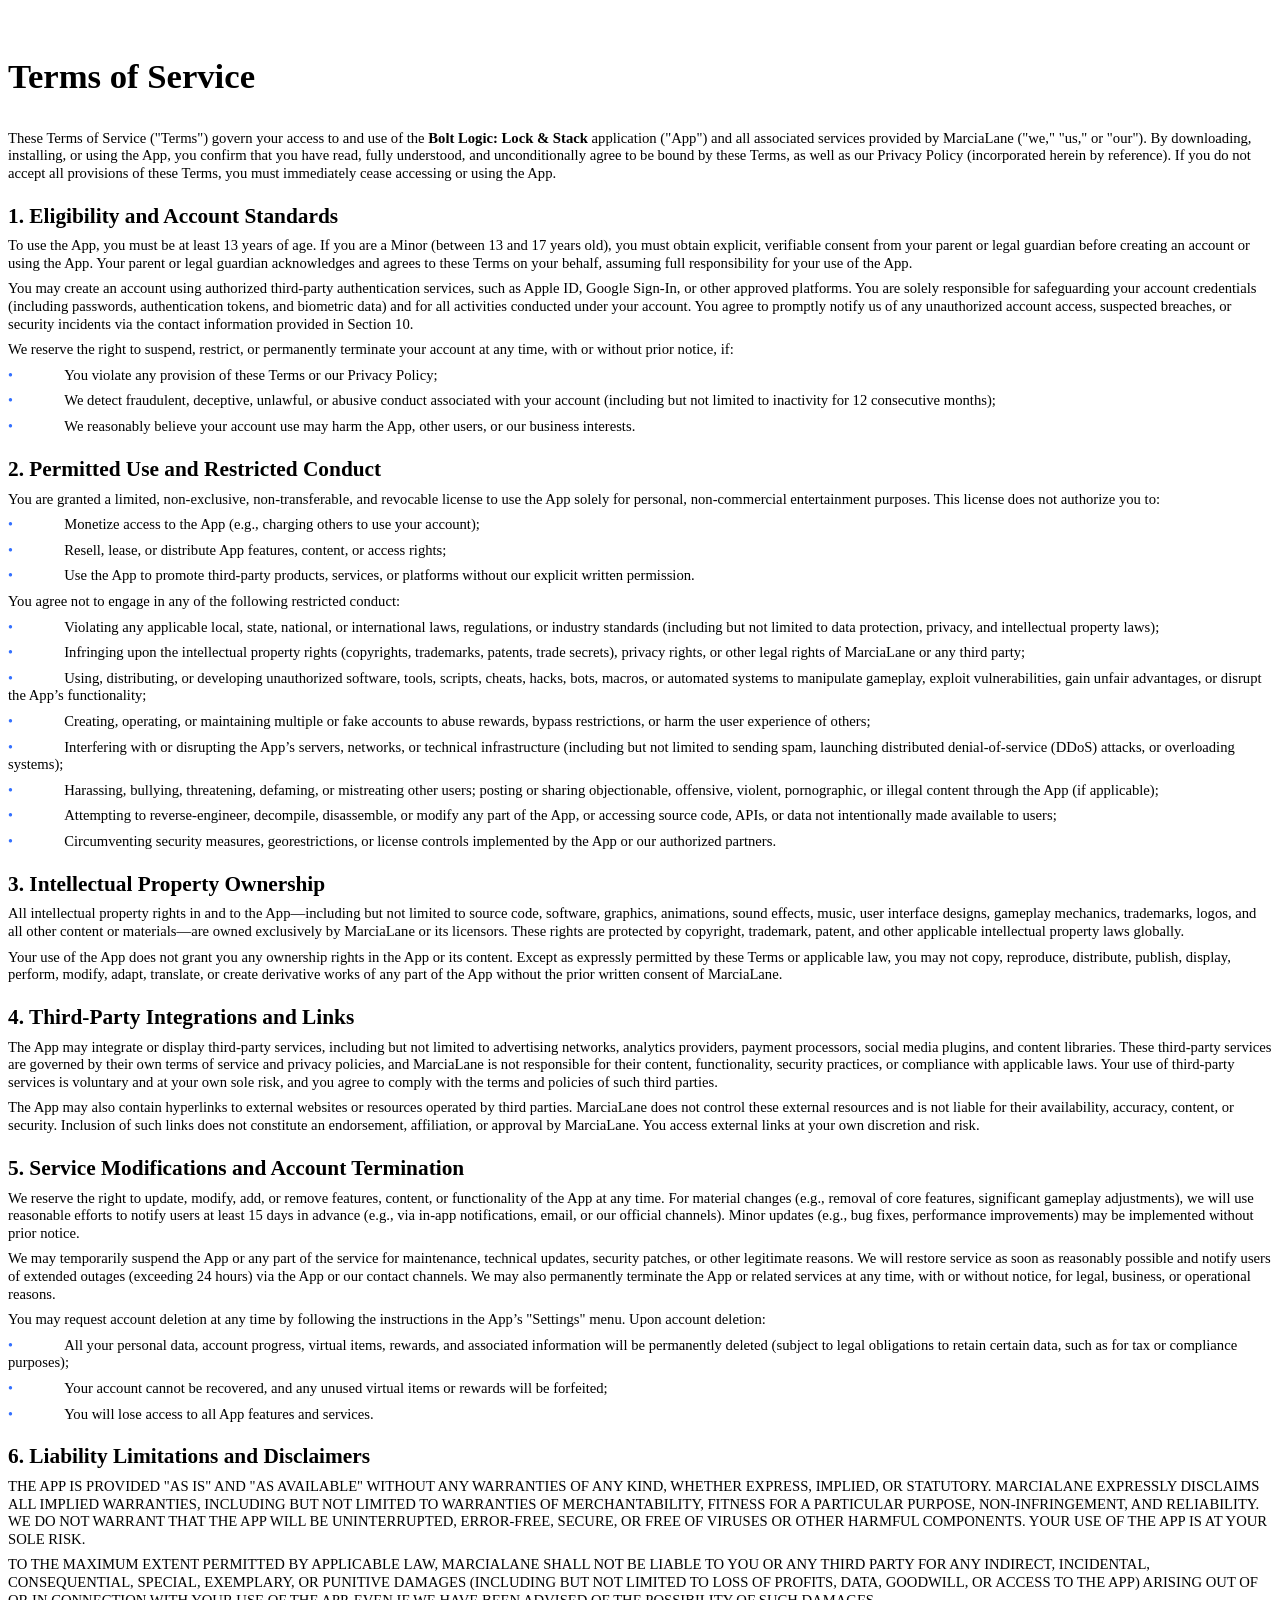
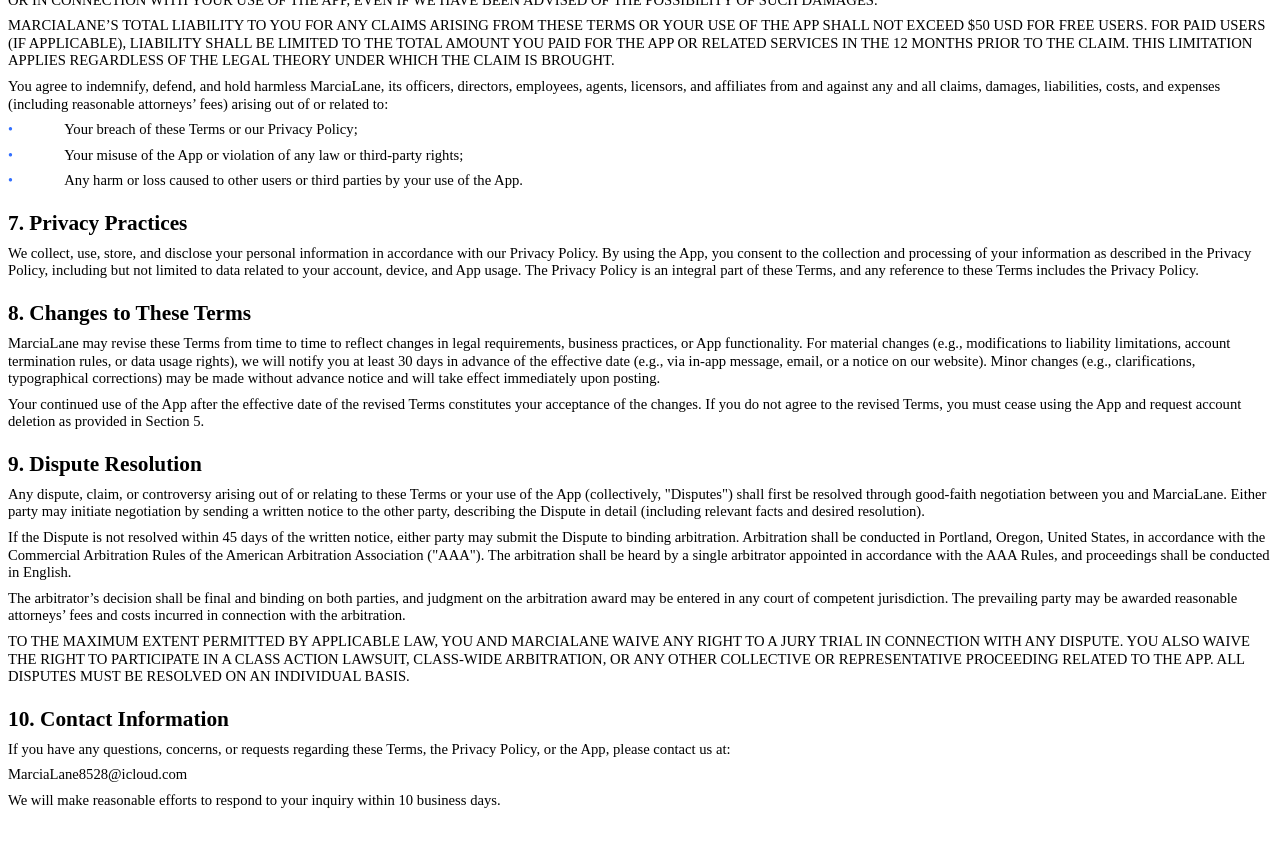
<file: bolt_logic/terms-of-service.html>
<html><head><meta http-equiv="Content-Type" content="text/html; charset=utf-8" /><meta http-equiv="Content-Style-Type" content="text/css" /><meta name="generator" content="Aspose.Words for .NET 17.1.0.0" /><title></title></head><body><div><div style="-aw-headerfooter-type:header-primary"><p style="margin-top:0pt; margin-bottom:0pt; text-align:justify; widows:0; orphans:0; font-size:10.5pt"><span style="font-family:Calibri">&#xa0;</span></p></div><p style="margin-top:24pt; margin-bottom:24pt; text-align:justify; line-height:120%; widows:0; orphans:0; font-size:26pt"><span style="font-family:'Segoe UI'; font-weight:bold">Terms of Service</span></p><p style="margin-top:6pt; margin-bottom:6pt; line-height:120%; widows:0; orphans:0; font-size:11pt"><span style="font-family:'Segoe UI'">These Terms of Service ("Terms") govern your access to and use of the </span><span style="font-family:'Segoe UI'; font-weight:bold">Bolt Logic: Lock &amp; Stack</span><span style="font-family:'Segoe UI'"> application ("App") and all associated services provided by MarciaLane ("we," "us," or "our"). By downloading, installing, or using the App, you confirm that you have read, fully understood, and unconditionally agree to be bound by these Terms, as well as our Privacy Policy (incorporated herein by reference). If you do not accept all provisions of these Terms, you must immediately cease accessing or using the App.</span></p><p style="margin-top:16pt; margin-bottom:6pt; line-height:120%; widows:0; orphans:0; font-size:16pt"><a name="heading_0"><span style="font-family:'Segoe UI'; font-weight:bold">1. Eligibility and Account Standards</span></a></p><p style="margin-top:6pt; margin-bottom:6pt; line-height:120%; widows:0; orphans:0; font-size:11pt"><span style="font-family:'Segoe UI'">To use the App, you must be at least 13 years of age. If you are a Minor (between 13 and 17 years old), you must obtain explicit, verifiable consent from your parent or legal guardian before creating an account or using the App. Your parent or legal guardian acknowledges and agrees to these Terms on your behalf, assuming full responsibility for your use of the App.</span></p><p style="margin-top:6pt; margin-bottom:6pt; line-height:120%; widows:0; orphans:0; font-size:11pt"><span style="font-family:'Segoe UI'">You may create an account using authorized third-party authentication services, such as Apple ID, Google Sign-In, or other approved platforms. You are solely responsible for safeguarding your account credentials (including passwords, authentication tokens, and biometric data) and for all activities conducted under your account. You agree to promptly notify us of any unauthorized account access, suspected breaches, or security incidents via the contact information provided in Section 10.</span></p><p style="margin-top:6pt; margin-bottom:6pt; line-height:120%; widows:0; orphans:0; font-size:11pt"><span style="font-family:'Segoe UI'">We reserve the right to suspend, restrict, or permanently terminate your account at any time, with or without prior notice, if:</span></p><p style="margin-top:6pt; margin-bottom:6pt; line-height:120%; widows:0; orphans:0; font-size:11pt"><span style="font-family:'Segoe UI'; font-size:10.5pt; color:#3370ff">•</span><span style="font:7pt 'Times New Roman'">&#xa0;&#xa0;&#xa0;&#xa0;&#xa0;&#xa0;&#xa0;&#xa0;&#xa0;&#xa0;&#xa0;&#xa0;&#xa0;&#xa0;&#xa0;&#xa0;&#xa0;&#xa0;&#xa0;&#xa0;&#xa0; </span><span style="font-family:'Segoe UI'">You violate any provision of these Terms or our Privacy Policy;</span></p><p style="margin-top:6pt; margin-bottom:6pt; line-height:120%; widows:0; orphans:0; font-size:11pt"><span style="font-family:'Segoe UI'; font-size:10.5pt; color:#3370ff">•</span><span style="font:7pt 'Times New Roman'">&#xa0;&#xa0;&#xa0;&#xa0;&#xa0;&#xa0;&#xa0;&#xa0;&#xa0;&#xa0;&#xa0;&#xa0;&#xa0;&#xa0;&#xa0;&#xa0;&#xa0;&#xa0;&#xa0;&#xa0;&#xa0; </span><span style="font-family:'Segoe UI'">We detect fraudulent, deceptive, unlawful, or abusive conduct associated with your account (including but not limited to inactivity for 12 consecutive months);</span></p><p style="margin-top:6pt; margin-bottom:6pt; line-height:120%; widows:0; orphans:0; font-size:11pt"><span style="font-family:'Segoe UI'; font-size:10.5pt; color:#3370ff">•</span><span style="font:7pt 'Times New Roman'">&#xa0;&#xa0;&#xa0;&#xa0;&#xa0;&#xa0;&#xa0;&#xa0;&#xa0;&#xa0;&#xa0;&#xa0;&#xa0;&#xa0;&#xa0;&#xa0;&#xa0;&#xa0;&#xa0;&#xa0;&#xa0; </span><span style="font-family:'Segoe UI'">We reasonably believe your account use may harm the App, other users, or our business interests.</span></p><p style="margin-top:16pt; margin-bottom:6pt; line-height:120%; widows:0; orphans:0; font-size:16pt"><a name="heading_1"><span style="font-family:'Segoe UI'; font-weight:bold">2. Permitted Use and Restricted Conduct</span></a></p><p style="margin-top:6pt; margin-bottom:6pt; line-height:120%; widows:0; orphans:0; font-size:11pt"><span style="font-family:'Segoe UI'">You are granted a limited, non-exclusive, non-transferable, and revocable license to use the App solely for personal, non-commercial entertainment purposes. This license does not authorize you to:</span></p><p style="margin-top:6pt; margin-bottom:6pt; line-height:120%; widows:0; orphans:0; font-size:11pt"><span style="font-family:'Segoe UI'; font-size:10.5pt; color:#3370ff">•</span><span style="font:7pt 'Times New Roman'">&#xa0;&#xa0;&#xa0;&#xa0;&#xa0;&#xa0;&#xa0;&#xa0;&#xa0;&#xa0;&#xa0;&#xa0;&#xa0;&#xa0;&#xa0;&#xa0;&#xa0;&#xa0;&#xa0;&#xa0;&#xa0; </span><span style="font-family:'Segoe UI'">Monetize access to the App (e.g., charging others to use your account);</span></p><p style="margin-top:6pt; margin-bottom:6pt; line-height:120%; widows:0; orphans:0; font-size:11pt"><span style="font-family:'Segoe UI'; font-size:10.5pt; color:#3370ff">•</span><span style="font:7pt 'Times New Roman'">&#xa0;&#xa0;&#xa0;&#xa0;&#xa0;&#xa0;&#xa0;&#xa0;&#xa0;&#xa0;&#xa0;&#xa0;&#xa0;&#xa0;&#xa0;&#xa0;&#xa0;&#xa0;&#xa0;&#xa0;&#xa0; </span><span style="font-family:'Segoe UI'">Resell, lease, or distribute App features, content, or access rights;</span></p><p style="margin-top:6pt; margin-bottom:6pt; line-height:120%; widows:0; orphans:0; font-size:11pt"><span style="font-family:'Segoe UI'; font-size:10.5pt; color:#3370ff">•</span><span style="font:7pt 'Times New Roman'">&#xa0;&#xa0;&#xa0;&#xa0;&#xa0;&#xa0;&#xa0;&#xa0;&#xa0;&#xa0;&#xa0;&#xa0;&#xa0;&#xa0;&#xa0;&#xa0;&#xa0;&#xa0;&#xa0;&#xa0;&#xa0; </span><span style="font-family:'Segoe UI'">Use the App to promote third-party products, services, or platforms without our explicit written permission.</span></p><p style="margin-top:6pt; margin-bottom:6pt; line-height:120%; widows:0; orphans:0; font-size:11pt"><span style="font-family:'Segoe UI'">You agree not to engage in any of the following restricted conduct:</span></p><p style="margin-top:6pt; margin-bottom:6pt; line-height:120%; widows:0; orphans:0; font-size:11pt"><span style="font-family:'Segoe UI'; font-size:10.5pt; color:#3370ff">•</span><span style="font:7pt 'Times New Roman'">&#xa0;&#xa0;&#xa0;&#xa0;&#xa0;&#xa0;&#xa0;&#xa0;&#xa0;&#xa0;&#xa0;&#xa0;&#xa0;&#xa0;&#xa0;&#xa0;&#xa0;&#xa0;&#xa0;&#xa0;&#xa0; </span><span style="font-family:'Segoe UI'">Violating any applicable local, state, national, or international laws, regulations, or industry standards (including but not limited to data protection, privacy, and intellectual property laws);</span></p><p style="margin-top:6pt; margin-bottom:6pt; line-height:120%; widows:0; orphans:0; font-size:11pt"><span style="font-family:'Segoe UI'; font-size:10.5pt; color:#3370ff">•</span><span style="font:7pt 'Times New Roman'">&#xa0;&#xa0;&#xa0;&#xa0;&#xa0;&#xa0;&#xa0;&#xa0;&#xa0;&#xa0;&#xa0;&#xa0;&#xa0;&#xa0;&#xa0;&#xa0;&#xa0;&#xa0;&#xa0;&#xa0;&#xa0; </span><span style="font-family:'Segoe UI'">Infringing upon the intellectual property rights (copyrights, trademarks, patents, trade secrets), privacy rights, or other legal rights of MarciaLane or any third party;</span></p><p style="margin-top:6pt; margin-bottom:6pt; line-height:120%; widows:0; orphans:0; font-size:11pt"><span style="font-family:'Segoe UI'; font-size:10.5pt; color:#3370ff">•</span><span style="font:7pt 'Times New Roman'">&#xa0;&#xa0;&#xa0;&#xa0;&#xa0;&#xa0;&#xa0;&#xa0;&#xa0;&#xa0;&#xa0;&#xa0;&#xa0;&#xa0;&#xa0;&#xa0;&#xa0;&#xa0;&#xa0;&#xa0;&#xa0; </span><span style="font-family:'Segoe UI'">Using, distributing, or developing unauthorized software, tools, scripts, cheats, hacks, bots, macros, or automated systems to manipulate gameplay, exploit vulnerabilities, gain unfair advantages, or disrupt the App’s functionality;</span></p><p style="margin-top:6pt; margin-bottom:6pt; line-height:120%; widows:0; orphans:0; font-size:11pt"><span style="font-family:'Segoe UI'; font-size:10.5pt; color:#3370ff">•</span><span style="font:7pt 'Times New Roman'">&#xa0;&#xa0;&#xa0;&#xa0;&#xa0;&#xa0;&#xa0;&#xa0;&#xa0;&#xa0;&#xa0;&#xa0;&#xa0;&#xa0;&#xa0;&#xa0;&#xa0;&#xa0;&#xa0;&#xa0;&#xa0; </span><span style="font-family:'Segoe UI'">Creating, operating, or maintaining multiple or fake accounts to abuse rewards, bypass restrictions, or harm the user experience of others;</span></p><p style="margin-top:6pt; margin-bottom:6pt; line-height:120%; widows:0; orphans:0; font-size:11pt"><span style="font-family:'Segoe UI'; font-size:10.5pt; color:#3370ff">•</span><span style="font:7pt 'Times New Roman'">&#xa0;&#xa0;&#xa0;&#xa0;&#xa0;&#xa0;&#xa0;&#xa0;&#xa0;&#xa0;&#xa0;&#xa0;&#xa0;&#xa0;&#xa0;&#xa0;&#xa0;&#xa0;&#xa0;&#xa0;&#xa0; </span><span style="font-family:'Segoe UI'">Interfering with or disrupting the App’s servers, networks, or technical infrastructure (including but not limited to sending spam, launching distributed denial-of-service (DDoS) attacks, or overloading systems);</span></p><p style="margin-top:6pt; margin-bottom:6pt; line-height:120%; widows:0; orphans:0; font-size:11pt"><span style="font-family:'Segoe UI'; font-size:10.5pt; color:#3370ff">•</span><span style="font:7pt 'Times New Roman'">&#xa0;&#xa0;&#xa0;&#xa0;&#xa0;&#xa0;&#xa0;&#xa0;&#xa0;&#xa0;&#xa0;&#xa0;&#xa0;&#xa0;&#xa0;&#xa0;&#xa0;&#xa0;&#xa0;&#xa0;&#xa0; </span><span style="font-family:'Segoe UI'">Harassing, bullying, threatening, defaming, or mistreating other users; posting or sharing objectionable, offensive, violent, pornographic, or illegal content through the App (if applicable);</span></p><p style="margin-top:6pt; margin-bottom:6pt; line-height:120%; widows:0; orphans:0; font-size:11pt"><span style="font-family:'Segoe UI'; font-size:10.5pt; color:#3370ff">•</span><span style="font:7pt 'Times New Roman'">&#xa0;&#xa0;&#xa0;&#xa0;&#xa0;&#xa0;&#xa0;&#xa0;&#xa0;&#xa0;&#xa0;&#xa0;&#xa0;&#xa0;&#xa0;&#xa0;&#xa0;&#xa0;&#xa0;&#xa0;&#xa0; </span><span style="font-family:'Segoe UI'">Attempting to reverse-engineer, decompile, disassemble, or modify any part of the App, or accessing source code, APIs, or data not intentionally made available to users;</span></p><p style="margin-top:6pt; margin-bottom:6pt; line-height:120%; widows:0; orphans:0; font-size:11pt"><span style="font-family:'Segoe UI'; font-size:10.5pt; color:#3370ff">•</span><span style="font:7pt 'Times New Roman'">&#xa0;&#xa0;&#xa0;&#xa0;&#xa0;&#xa0;&#xa0;&#xa0;&#xa0;&#xa0;&#xa0;&#xa0;&#xa0;&#xa0;&#xa0;&#xa0;&#xa0;&#xa0;&#xa0;&#xa0;&#xa0; </span><span style="font-family:'Segoe UI'">Circumventing security measures, georestrictions, or license controls implemented by the App or our authorized partners.</span></p><p style="margin-top:16pt; margin-bottom:6pt; line-height:120%; widows:0; orphans:0; font-size:16pt"><a name="heading_2"><span style="font-family:'Segoe UI'; font-weight:bold">3. Intellectual Property Ownership</span></a></p><p style="margin-top:6pt; margin-bottom:6pt; line-height:120%; widows:0; orphans:0; font-size:11pt"><span style="font-family:'Segoe UI'">All intellectual property rights in and to the App—including but not limited to source code, software, graphics, animations, sound effects, music, user interface designs, gameplay mechanics, trademarks, logos, and all other content or materials—are owned exclusively by MarciaLane or its licensors. These rights are protected by copyright, trademark, patent, and other applicable intellectual property laws globally.</span></p><p style="margin-top:6pt; margin-bottom:6pt; line-height:120%; widows:0; orphans:0; font-size:11pt"><span style="font-family:'Segoe UI'">Your use of the App does not grant you any ownership rights in the App or its content. Except as expressly permitted by these Terms or applicable law, you may not copy, reproduce, distribute, publish, display, perform, modify, adapt, translate, or create derivative works of any part of the App without the prior written consent of MarciaLane.</span></p><p style="margin-top:16pt; margin-bottom:6pt; line-height:120%; widows:0; orphans:0; font-size:16pt"><a name="heading_3"><span style="font-family:'Segoe UI'; font-weight:bold">4. Third-Party Integrations and Links</span></a></p><p style="margin-top:6pt; margin-bottom:6pt; line-height:120%; widows:0; orphans:0; font-size:11pt"><span style="font-family:'Segoe UI'">The App may integrate or display third-party services, including but not limited to advertising networks, analytics providers, payment processors, social media plugins, and content libraries. These third-party services are governed by their own terms of service and privacy policies, and MarciaLane is not responsible for their content, functionality, security practices, or compliance with applicable laws. Your use of third-party services is voluntary and at your own sole risk, and you agree to comply with the terms and policies of such third parties.</span></p><p style="margin-top:6pt; margin-bottom:6pt; line-height:120%; widows:0; orphans:0; font-size:11pt"><span style="font-family:'Segoe UI'">The App may also contain hyperlinks to external websites or resources operated by third parties. MarciaLane does not control these external resources and is not liable for their availability, accuracy, content, or security. Inclusion of such links does not constitute an endorsement, affiliation, or approval by MarciaLane. You access external links at your own discretion and risk.</span></p><p style="margin-top:16pt; margin-bottom:6pt; line-height:120%; widows:0; orphans:0; font-size:16pt"><a name="heading_4"><span style="font-family:'Segoe UI'; font-weight:bold">5. Service Modifications and Account Termination</span></a></p><p style="margin-top:6pt; margin-bottom:6pt; line-height:120%; widows:0; orphans:0; font-size:11pt"><span style="font-family:'Segoe UI'">We reserve the right to update, modify, add, or remove features, content, or functionality of the App at any time. For material changes (e.g., removal of core features, significant gameplay adjustments), we will use reasonable efforts to notify users at least 15 days in advance (e.g., via in-app notifications, email, or our official channels). Minor updates (e.g., bug fixes, performance improvements) may be implemented without prior notice.</span></p><p style="margin-top:6pt; margin-bottom:6pt; line-height:120%; widows:0; orphans:0; font-size:11pt"><span style="font-family:'Segoe UI'">We may temporarily suspend the App or any part of the service for maintenance, technical updates, security patches, or other legitimate reasons. We will restore service as soon as reasonably possible and notify users of extended outages (exceeding 24 hours) via the App or our contact channels. We may also permanently terminate the App or related services at any time, with or without notice, for legal, business, or operational reasons.</span></p><p style="margin-top:6pt; margin-bottom:6pt; line-height:120%; widows:0; orphans:0; font-size:11pt"><span style="font-family:'Segoe UI'">You may request account deletion at any time by following the instructions in the App’s "Settings" menu. Upon account deletion:</span></p><p style="margin-top:6pt; margin-bottom:6pt; line-height:120%; widows:0; orphans:0; font-size:11pt"><span style="font-family:'Segoe UI'; font-size:10.5pt; color:#3370ff">•</span><span style="font:7pt 'Times New Roman'">&#xa0;&#xa0;&#xa0;&#xa0;&#xa0;&#xa0;&#xa0;&#xa0;&#xa0;&#xa0;&#xa0;&#xa0;&#xa0;&#xa0;&#xa0;&#xa0;&#xa0;&#xa0;&#xa0;&#xa0;&#xa0; </span><span style="font-family:'Segoe UI'">All your personal data, account progress, virtual items, rewards, and associated information will be permanently deleted (subject to legal obligations to retain certain data, such as for tax or compliance purposes);</span></p><p style="margin-top:6pt; margin-bottom:6pt; line-height:120%; widows:0; orphans:0; font-size:11pt"><span style="font-family:'Segoe UI'; font-size:10.5pt; color:#3370ff">•</span><span style="font:7pt 'Times New Roman'">&#xa0;&#xa0;&#xa0;&#xa0;&#xa0;&#xa0;&#xa0;&#xa0;&#xa0;&#xa0;&#xa0;&#xa0;&#xa0;&#xa0;&#xa0;&#xa0;&#xa0;&#xa0;&#xa0;&#xa0;&#xa0; </span><span style="font-family:'Segoe UI'">Your account cannot be recovered, and any unused virtual items or rewards will be forfeited;</span></p><p style="margin-top:6pt; margin-bottom:6pt; line-height:120%; widows:0; orphans:0; font-size:11pt"><span style="font-family:'Segoe UI'; font-size:10.5pt; color:#3370ff">•</span><span style="font:7pt 'Times New Roman'">&#xa0;&#xa0;&#xa0;&#xa0;&#xa0;&#xa0;&#xa0;&#xa0;&#xa0;&#xa0;&#xa0;&#xa0;&#xa0;&#xa0;&#xa0;&#xa0;&#xa0;&#xa0;&#xa0;&#xa0;&#xa0; </span><span style="font-family:'Segoe UI'">You will lose access to all App features and services.</span></p><p style="margin-top:16pt; margin-bottom:6pt; line-height:120%; widows:0; orphans:0; font-size:16pt"><a name="heading_5"><span style="font-family:'Segoe UI'; font-weight:bold">6. Liability Limitations and Disclaimers</span></a></p><p style="margin-top:6pt; margin-bottom:6pt; line-height:120%; widows:0; orphans:0; font-size:11pt"><span style="font-family:'Segoe UI'">THE APP IS PROVIDED "AS IS" AND "AS AVAILABLE" WITHOUT ANY WARRANTIES OF ANY KIND, WHETHER EXPRESS, IMPLIED, OR STATUTORY. MARCIALANE EXPRESSLY DISCLAIMS ALL IMPLIED WARRANTIES, INCLUDING BUT NOT LIMITED TO WARRANTIES OF MERCHANTABILITY, FITNESS FOR A PARTICULAR PURPOSE, NON-INFRINGEMENT, AND RELIABILITY. WE DO NOT WARRANT THAT THE APP WILL BE UNINTERRUPTED, ERROR-FREE, SECURE, OR FREE OF VIRUSES OR OTHER HARMFUL COMPONENTS. YOUR USE OF THE APP IS AT YOUR SOLE RISK.</span></p><p style="margin-top:6pt; margin-bottom:6pt; line-height:120%; widows:0; orphans:0; font-size:11pt"><span style="font-family:'Segoe UI'">TO THE MAXIMUM EXTENT PERMITTED BY APPLICABLE LAW, MARCIALANE SHALL NOT BE LIABLE TO YOU OR ANY THIRD PARTY FOR ANY INDIRECT, INCIDENTAL, CONSEQUENTIAL, SPECIAL, EXEMPLARY, OR PUNITIVE DAMAGES (INCLUDING BUT NOT LIMITED TO LOSS OF PROFITS, DATA, GOODWILL, OR ACCESS TO THE APP) ARISING OUT OF OR IN CONNECTION WITH YOUR USE OF THE APP, EVEN IF WE HAVE BEEN ADVISED OF THE POSSIBILITY OF SUCH DAMAGES.</span></p><p style="margin-top:6pt; margin-bottom:6pt; line-height:120%; widows:0; orphans:0; font-size:11pt"><span style="font-family:'Segoe UI'">MARCIALANE’S TOTAL LIABILITY TO YOU FOR ANY CLAIMS ARISING FROM THESE TERMS OR YOUR USE OF THE APP SHALL NOT EXCEED $50 USD FOR FREE USERS. FOR PAID USERS (IF APPLICABLE), LIABILITY SHALL BE LIMITED TO THE TOTAL AMOUNT YOU PAID FOR THE APP OR RELATED SERVICES IN THE 12 MONTHS PRIOR TO THE CLAIM. THIS LIMITATION APPLIES REGARDLESS OF THE LEGAL THEORY UNDER WHICH THE CLAIM IS BROUGHT.</span></p><p style="margin-top:6pt; margin-bottom:6pt; line-height:120%; widows:0; orphans:0; font-size:11pt"><span style="font-family:'Segoe UI'">You agree to indemnify, defend, and hold harmless MarciaLane, its officers, directors, employees, agents, licensors, and affiliates from and against any and all claims, damages, liabilities, costs, and expenses (including reasonable attorneys’ fees) arising out of or related to:</span></p><p style="margin-top:6pt; margin-bottom:6pt; line-height:120%; widows:0; orphans:0; font-size:11pt"><span style="font-family:'Segoe UI'; font-size:10.5pt; color:#3370ff">•</span><span style="font:7pt 'Times New Roman'">&#xa0;&#xa0;&#xa0;&#xa0;&#xa0;&#xa0;&#xa0;&#xa0;&#xa0;&#xa0;&#xa0;&#xa0;&#xa0;&#xa0;&#xa0;&#xa0;&#xa0;&#xa0;&#xa0;&#xa0;&#xa0; </span><span style="font-family:'Segoe UI'">Your breach of these Terms or our Privacy Policy;</span></p><p style="margin-top:6pt; margin-bottom:6pt; line-height:120%; widows:0; orphans:0; font-size:11pt"><span style="font-family:'Segoe UI'; font-size:10.5pt; color:#3370ff">•</span><span style="font:7pt 'Times New Roman'">&#xa0;&#xa0;&#xa0;&#xa0;&#xa0;&#xa0;&#xa0;&#xa0;&#xa0;&#xa0;&#xa0;&#xa0;&#xa0;&#xa0;&#xa0;&#xa0;&#xa0;&#xa0;&#xa0;&#xa0;&#xa0; </span><span style="font-family:'Segoe UI'">Your misuse of the App or violation of any law or third-party rights;</span></p><p style="margin-top:6pt; margin-bottom:6pt; line-height:120%; widows:0; orphans:0; font-size:11pt"><span style="font-family:'Segoe UI'; font-size:10.5pt; color:#3370ff">•</span><span style="font:7pt 'Times New Roman'">&#xa0;&#xa0;&#xa0;&#xa0;&#xa0;&#xa0;&#xa0;&#xa0;&#xa0;&#xa0;&#xa0;&#xa0;&#xa0;&#xa0;&#xa0;&#xa0;&#xa0;&#xa0;&#xa0;&#xa0;&#xa0; </span><span style="font-family:'Segoe UI'">Any harm or loss caused to other users or third parties by your use of the App.</span></p><p style="margin-top:16pt; margin-bottom:6pt; line-height:120%; widows:0; orphans:0; font-size:16pt"><a name="heading_6"><span style="font-family:'Segoe UI'; font-weight:bold">7. Privacy Practices</span></a></p><p style="margin-top:6pt; margin-bottom:6pt; line-height:120%; widows:0; orphans:0; font-size:11pt"><span style="font-family:'Segoe UI'">We collect, use, store, and disclose your personal information in accordance with our Privacy Policy. By using the App, you consent to the collection and processing of your information as described in the Privacy Policy, including but not limited to data related to your account, device, and App usage. The Privacy Policy is an integral part of these Terms, and any reference to these Terms includes the Privacy Policy.</span></p><p style="margin-top:16pt; margin-bottom:6pt; line-height:120%; widows:0; orphans:0; font-size:16pt"><a name="heading_7"><span style="font-family:'Segoe UI'; font-weight:bold">8. Changes to These Terms</span></a></p><p style="margin-top:6pt; margin-bottom:6pt; line-height:120%; widows:0; orphans:0; font-size:11pt"><span style="font-family:'Segoe UI'">MarciaLane may revise these Terms from time to time to reflect changes in legal requirements, business practices, or App functionality. For material changes (e.g., modifications to liability limitations, account termination rules, or data usage rights), we will notify you at least 30 days in advance of the effective date (e.g., via in-app message, email, or a notice on our website). Minor changes (e.g., clarifications, typographical corrections) may be made without advance notice and will take effect immediately upon posting.</span></p><p style="margin-top:6pt; margin-bottom:6pt; line-height:120%; widows:0; orphans:0; font-size:11pt"><span style="font-family:'Segoe UI'">Your continued use of the App after the effective date of the revised Terms constitutes your acceptance of the changes. If you do not agree to the revised Terms, you must cease using the App and request account deletion as provided in Section 5.</span></p><p style="margin-top:16pt; margin-bottom:6pt; line-height:120%; widows:0; orphans:0; font-size:16pt"><a name="heading_8"><span style="font-family:'Segoe UI'; font-weight:bold">9. Dispute Resolution</span></a></p><p style="margin-top:6pt; margin-bottom:6pt; line-height:120%; widows:0; orphans:0; font-size:11pt"><span style="font-family:'Segoe UI'">Any dispute, claim, or controversy arising out of or relating to these Terms or your use of the App (collectively, "Disputes") shall first be resolved through good-faith negotiation between you and MarciaLane. Either party may initiate negotiation by sending a written notice to the other party, describing the Dispute in detail (including relevant facts and desired resolution).</span></p><p style="margin-top:6pt; margin-bottom:6pt; line-height:120%; widows:0; orphans:0; font-size:11pt"><span style="font-family:'Segoe UI'">If the Dispute is not resolved within 45 days of the written notice, either party may submit the Dispute to binding arbitration. Arbitration shall be conducted in Portland, Oregon, United States, in accordance with the Commercial Arbitration Rules of the American Arbitration Association ("AAA"). The arbitration shall be heard by a single arbitrator appointed in accordance with the AAA Rules, and proceedings shall be conducted in English.</span></p><p style="margin-top:6pt; margin-bottom:6pt; line-height:120%; widows:0; orphans:0; font-size:11pt"><span style="font-family:'Segoe UI'">The arbitrator’s decision shall be final and binding on both parties, and judgment on the arbitration award may be entered in any court of competent jurisdiction. The prevailing party may be awarded reasonable attorneys’ fees and costs incurred in connection with the arbitration.</span></p><p style="margin-top:6pt; margin-bottom:6pt; line-height:120%; widows:0; orphans:0; font-size:11pt"><span style="font-family:'Segoe UI'">TO THE MAXIMUM EXTENT PERMITTED BY APPLICABLE LAW, YOU AND MARCIALANE WAIVE ANY RIGHT TO A JURY TRIAL IN CONNECTION WITH ANY DISPUTE. YOU ALSO WAIVE THE RIGHT TO PARTICIPATE IN A CLASS ACTION LAWSUIT, CLASS-WIDE ARBITRATION, OR ANY OTHER COLLECTIVE OR REPRESENTATIVE PROCEEDING RELATED TO THE APP. ALL DISPUTES MUST BE RESOLVED ON AN INDIVIDUAL BASIS.</span></p><p style="margin-top:16pt; margin-bottom:6pt; line-height:120%; widows:0; orphans:0; font-size:16pt"><a name="heading_9"><span style="font-family:'Segoe UI'; font-weight:bold">10. Contact Information</span></a></p><p style="margin-top:6pt; margin-bottom:6pt; line-height:120%; widows:0; orphans:0; font-size:11pt"><span style="font-family:'Segoe UI'">If you have any questions, concerns, or requests regarding these Terms, the Privacy Policy, or the App, please contact us at:  </span></p><p style="margin-top:6pt; margin-bottom:6pt; line-height:120%; widows:0; orphans:0; font-size:11pt"><a href="mailto:MarciaLane8528@icloud.com" style="text-decoration:none"><span style="font-family:'Segoe UI'; color:#000000">MarciaLane8528@icloud.com</span></a></p><p style="margin-top:6pt; margin-bottom:6pt; line-height:120%; widows:0; orphans:0; font-size:11pt"><span style="font-family:'Segoe UI'">We will make reasonable efforts to respond to your inquiry within 10 business days.</span></p><p style="margin-top:6pt; margin-bottom:6pt; line-height:120%; widows:0; orphans:0; font-size:10.5pt"><span style="font-family:'Segoe UI'">&#xa0;</span></p><div style="-aw-headerfooter-type:footer-primary"><p style="margin-top:0pt; margin-bottom:0pt; text-align:justify; widows:0; orphans:0; font-size:10.5pt"><span style="font-family:Calibri">&#xa0;</span></p></div></div></body></html>
</file>
<file: styles.css>
:root {
  --color-bg: #f4f6fa;
  --color-surface: #ffffff;
  --color-text: #121826;
  --color-muted: #5a6578;
  --color-accent: #0b6bcb;
  --color-accent-hover: #0958ad;
  --color-accent-dark: #063d7a;
  --color-accent-soft: rgba(11, 107, 203, 0.1);
  --color-hero-overlay: rgba(8, 28, 58, 0.78);
  --header-h: 68px;
  --radius: 14px;
  --radius-sm: 10px;
  --shadow: 0 4px 24px rgba(15, 35, 71, 0.07);
  --shadow-lg: 0 20px 50px rgba(15, 35, 71, 0.12);
  --font: "Noto Sans SC", -apple-system, BlinkMacSystemFont, "Segoe UI", sans-serif;
}

*,
*::before,
*::after {
  box-sizing: border-box;
}

html {
  scroll-behavior: smooth;
}

body {
  margin: 0;
  font-family: var(--font);
  font-size: 16px;
  line-height: 1.65;
  color: var(--color-text);
  background: var(--color-bg);
}

a {
  color: var(--color-accent);
  text-decoration: none;
}

a:hover {
  text-decoration: underline;
}

.container {
  width: min(1140px, 100% - 40px);
  margin-inline: auto;
}

.container.narrow {
  width: min(640px, 100% - 40px);
}

#scope,
#products,
#join {
  scroll-margin-top: calc(var(--header-h) + 20px);
}

/* Header */
.site-header {
  position: sticky;
  top: 0;
  z-index: 100;
  height: var(--header-h);
  background: rgba(255, 255, 255, 0.88);
  backdrop-filter: blur(14px);
  border-bottom: 1px solid rgba(18, 24, 38, 0.06);
  box-shadow: 0 1px 0 rgba(255, 255, 255, 0.8) inset;
}

.header-inner {
  height: var(--header-h);
  display: flex;
  align-items: center;
  justify-content: space-between;
  gap: 1rem;
}

.logo {
  display: flex;
  align-items: center;
  gap: 12px;
  color: var(--color-text);
  font-weight: 600;
  text-decoration: none;
  flex-shrink: 0;
  min-width: 0;
}

.logo:hover {
  text-decoration: none;
  color: var(--color-accent);
}

.logo-img {
  height: 40px;
  width: auto;
  max-width: min(200px, 45vw);
  display: block;
  flex-shrink: 0;
  object-fit: contain;
}

.logo-mark {
  width: 38px;
  height: 38px;
  flex-shrink: 0;
  border-radius: 11px;
  background: linear-gradient(145deg, #0b6bcb 0%, #22b8cf 100%);
  box-shadow: 0 6px 18px rgba(11, 107, 203, 0.35);
}

.logo-text {
  font-size: 1.08rem;
  letter-spacing: 0.04em;
  white-space: nowrap;
}

.main-nav {
  display: flex;
  flex-wrap: wrap;
  align-items: center;
  justify-content: flex-end;
  gap: 0.1rem 0.25rem;
  font-size: 0.875rem;
}

.main-nav a {
  color: var(--color-text);
  padding: 0.4rem 0.55rem;
  border-radius: 8px;
  text-decoration: none;
  font-weight: 500;
}

.main-nav a:hover {
  color: var(--color-accent);
  background: var(--color-accent-soft);
  text-decoration: none;
}

.nav-sep {
  color: #d1d8e4;
  user-select: none;
  font-weight: 300;
  font-size: 0.75rem;
}

.nav-toggle {
  display: none;
  flex-direction: column;
  justify-content: center;
  gap: 5px;
  width: 44px;
  height: 44px;
  padding: 0;
  border: none;
  background: transparent;
  cursor: pointer;
}

.nav-toggle span {
  display: block;
  height: 2px;
  width: 22px;
  background: var(--color-text);
  margin-inline: auto;
  transition: transform 0.2s, opacity 0.2s;
  border-radius: 1px;
}

.site-header.nav-open .nav-toggle span:nth-child(1) {
  transform: translateY(7px) rotate(45deg);
}

.site-header.nav-open .nav-toggle span:nth-child(2) {
  opacity: 0;
}

.site-header.nav-open .nav-toggle span:nth-child(3) {
  transform: translateY(-7px) rotate(-45deg);
}

/* Hero */
.hero {
  position: relative;
  min-height: min(78vh, 600px);
  display: flex;
  align-items: center;
  color: #fff;
  overflow: hidden;
}

.hero-bg {
  position: absolute;
  inset: 0;
  background-color: #071a33;
  background-image:
    linear-gradient(125deg, var(--color-hero-overlay) 0%, rgba(8, 28, 58, 0.55) 55%, rgba(11, 107, 203, 0.45) 100%),
    url("images/hero-banner.png");
  background-size: cover;
  background-position: center;
}

.hero-bg::after {
  content: "";
  position: absolute;
  inset: 0;
  background: radial-gradient(ellipse 80% 60% at 70% 20%, rgba(34, 184, 207, 0.15), transparent 55%);
  pointer-events: none;
}

.hero-inner {
  position: relative;
  z-index: 1;
  width: 100%;
  display: flex;
  justify-content: center;
  align-items: center;
  text-align: center;
}

.hero-content {
  padding-block: 4.75rem 4.25rem;
  max-width: 44rem;
  margin-inline: auto;
  text-align: center;
}

.hero-tag {
  letter-spacing: 0.22em;
  font-size: 0.75rem;
  text-transform: uppercase;
  opacity: 0.95;
  margin: 0 0 1.1rem;
  color: #b8e0ff;
}

.hero h1 {
  margin: 0 0 1.1rem;
  font-size: clamp(1.9rem, 4.5vw, 2.75rem);
  font-weight: 700;
  line-height: 1.2;
  letter-spacing: -0.02em;
  text-wrap: balance;
}

.hero-desc {
  margin: 0 auto 2rem;
  max-width: 36em;
  opacity: 0.95;
  font-weight: 300;
  font-size: 1.06rem;
  line-height: 1.75;
  text-wrap: pretty;
}

.hero-content strong {
  color: #fff;
  font-weight: 600;
}

.hero-actions {
  display: flex;
  flex-wrap: wrap;
  gap: 0.75rem 1rem;
  align-items: center;
  justify-content: center;
}

.btn-primary {
  display: inline-block;
  padding: 0.78rem 1.85rem;
  background: #fff;
  color: var(--color-accent-dark);
  font-weight: 600;
  border-radius: 999px;
  text-decoration: none;
  box-shadow: 0 10px 30px rgba(0, 0, 0, 0.18);
  transition: transform 0.15s, box-shadow 0.15s, background 0.15s;
}

.btn-primary:hover {
  text-decoration: none;
  transform: translateY(-2px);
  box-shadow: 0 14px 36px rgba(0, 0, 0, 0.2);
  background: #f0f7ff;
}

.btn-ghost {
  display: inline-block;
  padding: 0.72rem 1.5rem;
  color: #fff;
  font-weight: 600;
  border-radius: 999px;
  text-decoration: none;
  border: 1px solid rgba(255, 255, 255, 0.45);
  background: rgba(255, 255, 255, 0.08);
  transition: background 0.15s, border-color 0.15s;
}

.btn-ghost:hover {
  text-decoration: none;
  background: rgba(255, 255, 255, 0.16);
  border-color: rgba(255, 255, 255, 0.65);
}

.btn-outline {
  display: inline-block;
  padding: 0.68rem 1.45rem;
  border: 2px solid var(--color-accent);
  color: var(--color-accent);
  font-weight: 600;
  border-radius: 999px;
  text-decoration: none;
  transition: background 0.15s, color 0.15s;
}

.btn-outline:hover {
  background: var(--color-accent);
  color: #fff;
  text-decoration: none;
}

/* Sections */
.section {
  padding-block: 4.25rem 4.75rem;
}

.section-head {
  text-align: center;
  margin-bottom: 2.75rem;
}

.section-head h1,
.section-head h2 {
  margin: 0 0 0.5rem;
  font-size: 1.75rem;
  font-weight: 700;
  letter-spacing: -0.02em;
  position: relative;
  display: inline-block;
}

.section-head h1::after,
.section-head h2::after {
  content: "";
  display: block;
  width: 40px;
  height: 3px;
  margin: 0.65rem auto 0;
  border-radius: 2px;
  background: linear-gradient(90deg, var(--color-accent), #22b8cf);
}

.section-en {
  margin: 0;
  font-size: 0.72rem;
  letter-spacing: 0.32em;
  color: var(--color-muted);
  text-transform: uppercase;
}

.section-head--light h2,
.section-head--light .section-en {
  color: #fff;
}

.section-head--light .section-en {
  opacity: 0.88;
}

.section-head--light h1::after,
.section-head--light h2::after {
  background: linear-gradient(90deg, #7dd3fc, #a5f3fc);
}

/* Scope */
.scope {
  background: var(--color-surface);
  border-top: 1px solid rgba(18, 24, 38, 0.05);
}

.scope-grid {
  display: grid;
  grid-template-columns: repeat(2, 1fr);
  gap: 1.75rem;
}

.scope-grid--two {
  max-width: 940px;
  margin-inline: auto;
}

.scope-card {
  padding: 0;
  border-radius: var(--radius);
  border: 1px solid rgba(18, 24, 38, 0.07);
  background: var(--color-surface);
  box-shadow: var(--shadow);
  transition: transform 0.22s ease, box-shadow 0.22s ease;
  overflow: hidden;
}

.scope-card:hover {
  transform: translateY(-6px);
  box-shadow: var(--shadow-lg);
}

.scope-card-visual {
  margin: 0;
  overflow: hidden;
  background: #e8ecf3;
}

.scope-card-visual img {
  display: block;
  width: 100%;
  height: 220px;
  object-fit: cover;
  transition: transform 0.35s ease;
}

.scope-card:hover .scope-card-visual img {
  transform: scale(1.04);
}

.scope-card h3 {
  margin: 0;
  padding: 1.35rem 1.5rem 0.5rem;
  font-size: 1.2rem;
}

.scope-card p {
  margin: 0;
  padding: 0 1.5rem 1.5rem;
  font-size: 0.96rem;
  color: var(--color-muted);
  line-height: 1.7;
}

/* About */
.about {
  background: linear-gradient(155deg, #061a33 0%, #0c2d5c 42%, #0b6bcb 108%);
  color: #e8eef7;
  position: relative;
  overflow: hidden;
}

.about::before {
  content: "";
  position: absolute;
  top: -30%;
  right: -15%;
  width: 55%;
  height: 80%;
  background: radial-gradient(circle, rgba(34, 184, 207, 0.12), transparent 70%);
  pointer-events: none;
}

.about-layout {
  position: relative;
  z-index: 1;
}

.about-body {
  max-width: 700px;
  margin-inline: auto;
  text-align: center;
}

.about-company-name {
  margin: 0 0 0.35rem;
  font-size: clamp(1.2rem, 2.5vw, 1.45rem);
  color: #fff;
  font-weight: 600;
}

.about-founded {
  margin: 0 0 1.35rem;
  font-size: 0.94rem;
  color: rgba(255, 255, 255, 0.86);
  letter-spacing: 0.04em;
}

.about-body p {
  margin: 0 0 1.05rem;
  color: rgba(232, 238, 247, 0.9);
  font-weight: 300;
}

.about-body p:last-child {
  margin-bottom: 0;
}

.about-body strong {
  color: #fff;
  font-weight: 600;
}

/* 内页：关于我们（与首页区块同一套浅色体系） */
.about-page {
  background: var(--color-bg);
}

.page-main {
  min-height: 50vh;
}

.about-page-main {
  flex: 1;
}

.about-page-panel {
  background: var(--color-surface);
  border-top: 1px solid rgba(18, 24, 38, 0.05);
  border-bottom: 1px solid rgba(18, 24, 38, 0.06);
  padding-block: 3.5rem 4.5rem;
  box-shadow: 0 1px 0 rgba(255, 255, 255, 0.8) inset;
}

.about-page-container {
  max-width: 720px;
  margin-inline: auto;
}

.about-page-panel .section-head {
  margin-bottom: 2rem;
}

.about-page-intro {
  padding: 1.75rem 1.5rem 2rem;
  border-radius: var(--radius);
  background: var(--color-bg);
  border: 1px solid rgba(18, 24, 38, 0.06);
}

.about-page-intro p {
  margin: 0;
  font-size: 1.02rem;
  line-height: 1.85;
  font-weight: 400;
  color: #5f6b7c;
  text-align: justify;
  text-justify: inter-ideograph;
}

.about-page-intro strong {
  font-weight: 600;
  color: #4a5568;
}

.main-nav a[aria-current="page"] {
  color: var(--color-accent);
  background: var(--color-accent-soft);
}

/* 员工发展页 */
.careers-page {
  background: var(--color-bg);
}

.careers-page-panel {
  background: var(--color-surface);
  border-top: 1px solid rgba(18, 24, 38, 0.05);
  border-bottom: 1px solid rgba(18, 24, 38, 0.06);
  padding-block: 3.5rem 4.5rem;
  box-shadow: 0 1px 0 rgba(255, 255, 255, 0.8) inset;
}

.careers-page-container {
  max-width: 720px;
  margin-inline: auto;
}

.careers-prose {
  text-align: left;
}

.careers-prose-block {
  margin-top: 1.75rem;
  padding-top: 1.5rem;
  border-top: 1px solid rgba(18, 24, 38, 0.08);
}

.careers-prose-block:first-of-type {
  margin-top: 1.5rem;
  padding-top: 0;
  border-top: none;
}

.careers-prose-block h2 {
  margin: 0 0 0.65rem;
  font-size: 1.12rem;
  font-weight: 700;
  color: var(--color-text);
  letter-spacing: -0.01em;
}

.careers-prose-block p {
  margin: 0;
  font-size: 0.98rem;
  line-height: 1.8;
  color: var(--color-muted);
}

/* 产品展示 — 图文分条纵向排列 */
.section-products {
  background: var(--color-bg);
}

.product-showcase-list {
  margin-top: 2.25rem;
  display: flex;
  flex-direction: column;
  gap: 0;
  max-width: 1000px;
  margin-inline: auto;
}

.product-showcase-block {
  display: grid;
  grid-template-columns: 1fr 1fr;
  gap: 2rem 2.5rem;
  align-items: center;
  padding: 2.25rem 0;
  border-bottom: 1px solid rgba(18, 24, 38, 0.08);
}

.product-showcase-block:first-child {
  padding-top: 0.5rem;
}

.product-showcase-block:last-child {
  border-bottom: none;
  padding-bottom: 0.5rem;
}

.product-showcase-block--reverse .product-showcase-text {
  order: 2;
}

.product-showcase-block--reverse .product-showcase-media {
  order: 1;
}

.product-showcase-text h3 {
  margin: 0 0 0.75rem;
  font-size: 1.2rem;
  font-weight: 700;
  color: var(--color-text);
}

.product-showcase-text p {
  margin: 0;
  font-size: 0.98rem;
  line-height: 1.75;
  color: var(--color-muted);
}

.product-showcase-media {
  border-radius: var(--radius);
  overflow: hidden;
  border: 1px solid rgba(18, 24, 38, 0.08);
  background: #e8ecf3;
  box-shadow: var(--shadow);
  aspect-ratio: 16 / 10;
  display: flex;
  align-items: center;
  justify-content: center;
}

.product-showcase-media img {
  display: block;
  max-width: 100%;
  max-height: 100%;
  width: auto;
  height: auto;
  object-fit: contain;
  object-position: center;
}

@media (max-width: 768px) {
  .product-showcase-block,
  .product-showcase-block--reverse {
    grid-template-columns: 1fr;
    gap: 1.25rem;
    padding: 1.75rem 0;
  }

  .product-showcase-block--reverse .product-showcase-text,
  .product-showcase-block--reverse .product-showcase-media {
    order: unset;
  }
}

/* Join */
.section-join {
  background: var(--color-surface);
  border-top: 1px solid rgba(18, 24, 38, 0.06);
}

.join-panel {
  margin-top: 0.5rem;
  padding: 2rem 1.75rem 2.25rem;
  background: linear-gradient(180deg, #f8fafc 0%, #fff 100%);
  border-radius: var(--radius);
  border: 1px solid rgba(18, 24, 38, 0.08);
  box-shadow: var(--shadow);
  text-align: center;
}

.join-lead {
  margin: 0 0 1.5rem;
  color: var(--color-muted);
  font-size: 1.02rem;
  line-height: 1.75;
}

.join-actions {
  display: flex;
  flex-wrap: wrap;
  gap: 0.75rem 1rem;
  justify-content: center;
  align-items: center;
}

.join-actions .btn-primary {
  box-shadow: 0 8px 22px rgba(11, 107, 203, 0.25);
}

.lead {
  margin: 0;
  text-align: center;
  color: var(--color-muted);
  font-size: 1.02rem;
  line-height: 1.75;
}

.lead--wide {
  max-width: 680px;
  margin-inline: auto;
}

.lead code {
  font-size: 0.86em;
  padding: 0.12em 0.4em;
  background: var(--color-accent-soft);
  border-radius: 5px;
  color: var(--color-accent-dark);
}

/* Footer */
.site-footer {
  padding: 2.25rem 0 2.75rem;
  background: #0a0f1a;
  color: #94a3b8;
  font-size: 0.875rem;
  text-align: center;
}

.footer-brand {
  margin: 0 0 0.5rem;
  color: #e2e8f0;
  font-weight: 600;
  font-size: 0.95rem;
}

.footer-inner p {
  margin: 0.35rem 0;
}

.site-footer a {
  color: #cbd5e1;
}

.site-footer a:hover {
  color: #fff;
}

/* 关于页等：浅色页脚（须写在 .site-footer 之后，避免被深色覆盖） */
.site-footer.site-footer--slim {
  padding: 1.25rem 0 1.5rem;
  background: var(--color-bg);
  color: #7a8798;
  font-size: 0.8125rem;
  border-top: 1px solid rgba(18, 24, 38, 0.06);
}

.site-footer.site-footer--slim .footer-inner p {
  margin: 0;
}

.site-footer.site-footer--slim .copyright {
  margin: 0;
  color: #7a8798;
  font-size: inherit;
}

.site-footer.site-footer--slim a {
  color: #7a8798;
}

.site-footer.site-footer--slim a:hover {
  color: var(--color-accent);
}

/* Mobile */
@media (max-width: 900px) {
  .scope-grid {
    grid-template-columns: 1fr;
  }
}

@media (max-width: 768px) {
  .nav-toggle {
    display: flex;
  }

  .main-nav {
    position: fixed;
    top: var(--header-h);
    left: 0;
    right: 0;
    flex-direction: column;
    align-items: stretch;
    padding: 0.75rem 1.25rem 1.25rem;
    background: rgba(255, 255, 255, 0.97);
    backdrop-filter: blur(14px);
    border-bottom: 1px solid rgba(18, 24, 38, 0.08);
    gap: 0;
    max-height: 0;
    overflow: hidden;
    opacity: 0;
    transition: max-height 0.32s ease, opacity 0.25s ease;
    box-shadow: 0 12px 40px rgba(15, 35, 71, 0.08);
  }

  .site-header.nav-open .main-nav {
    max-height: 380px;
    opacity: 1;
  }

  .main-nav a {
    padding: 0.8rem 0.5rem;
    border-radius: 8px;
  }

  .nav-sep {
    display: none;
  }

  .hero-content {
    padding-block: 3.5rem 3rem;
  }
}
</file>
